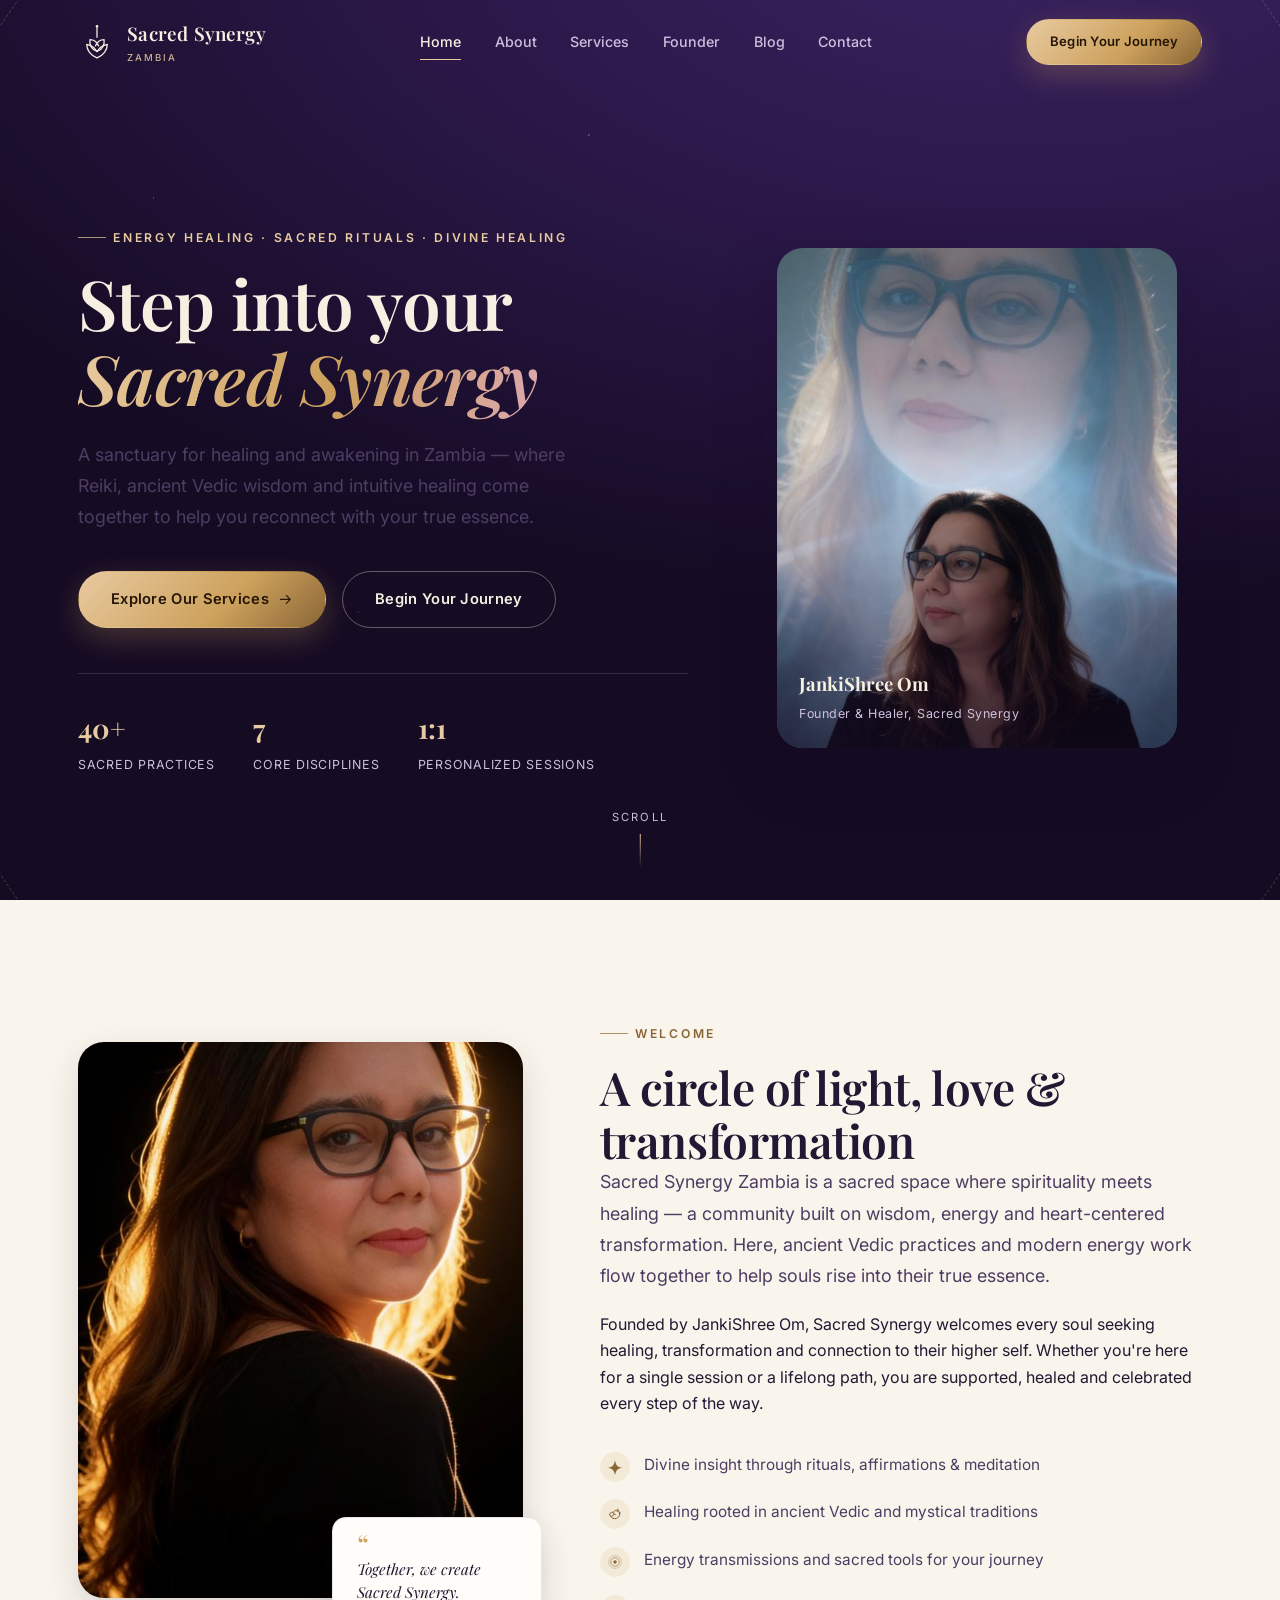
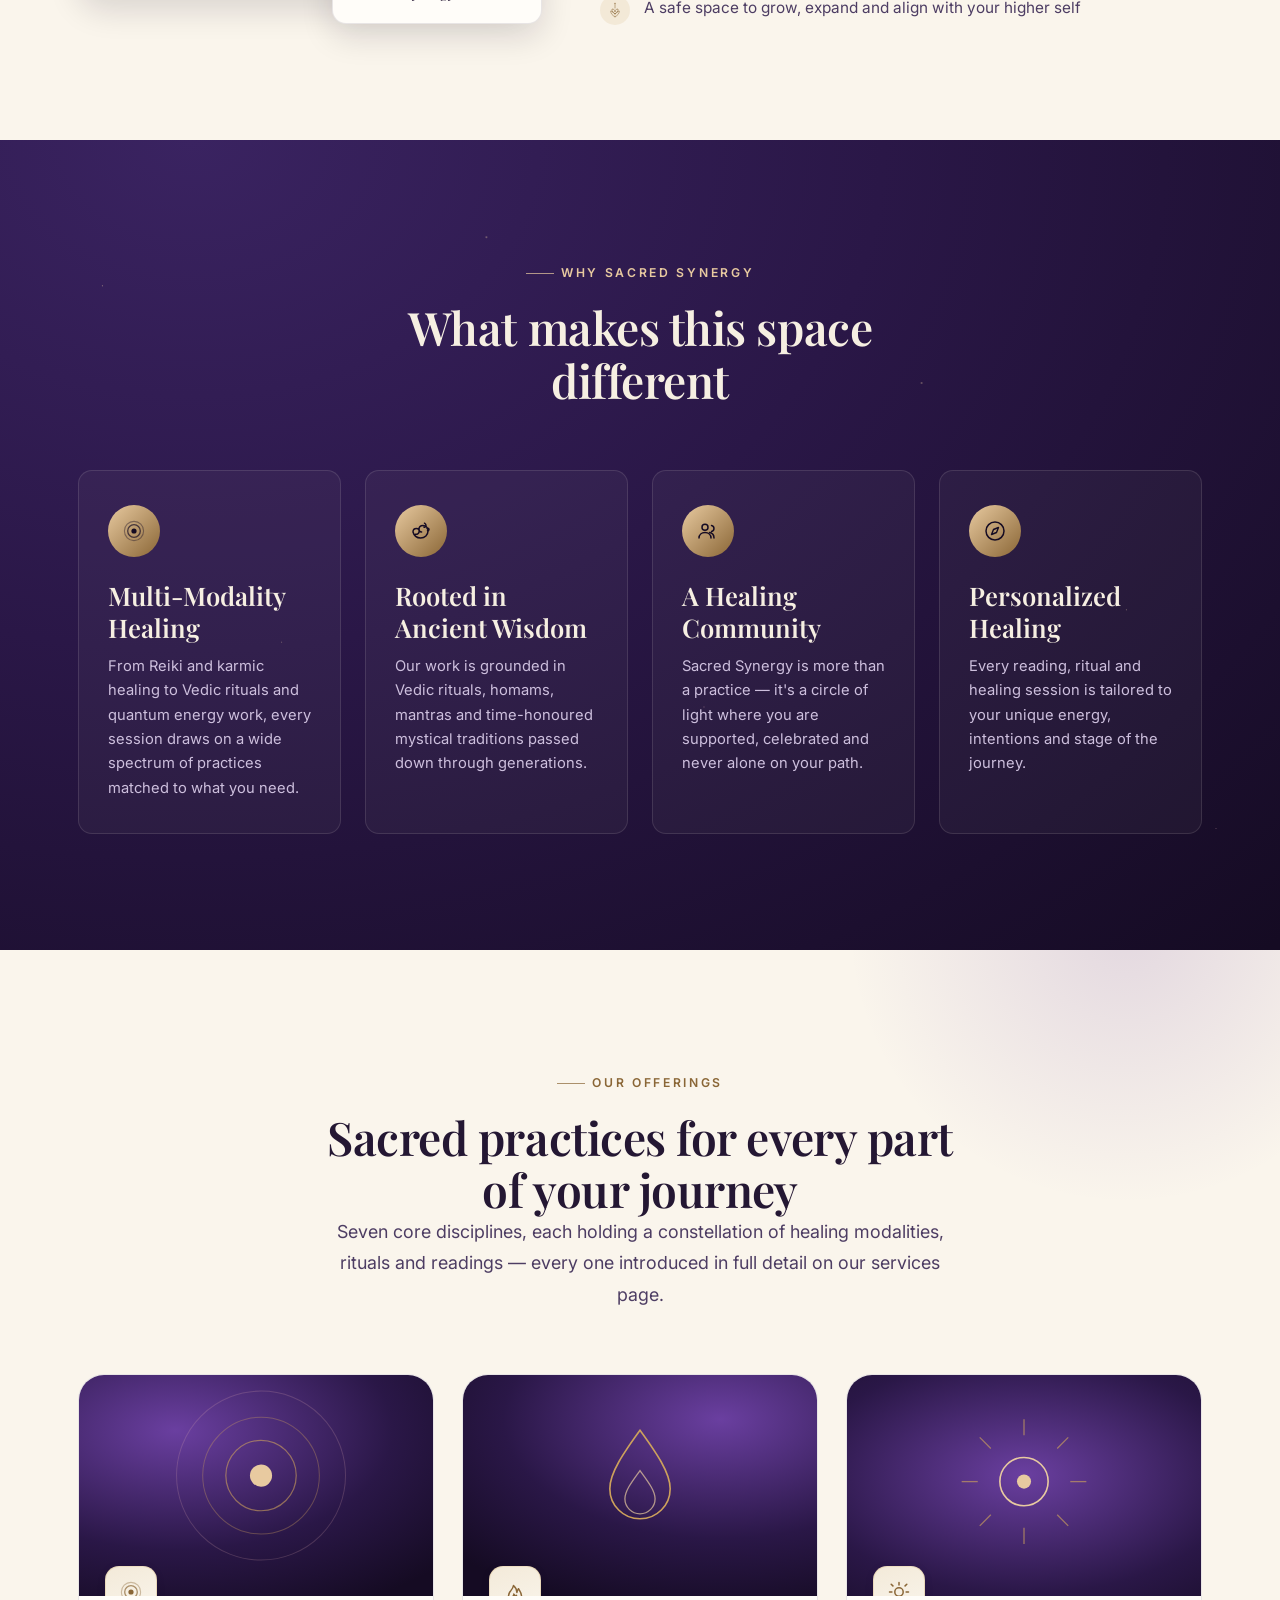
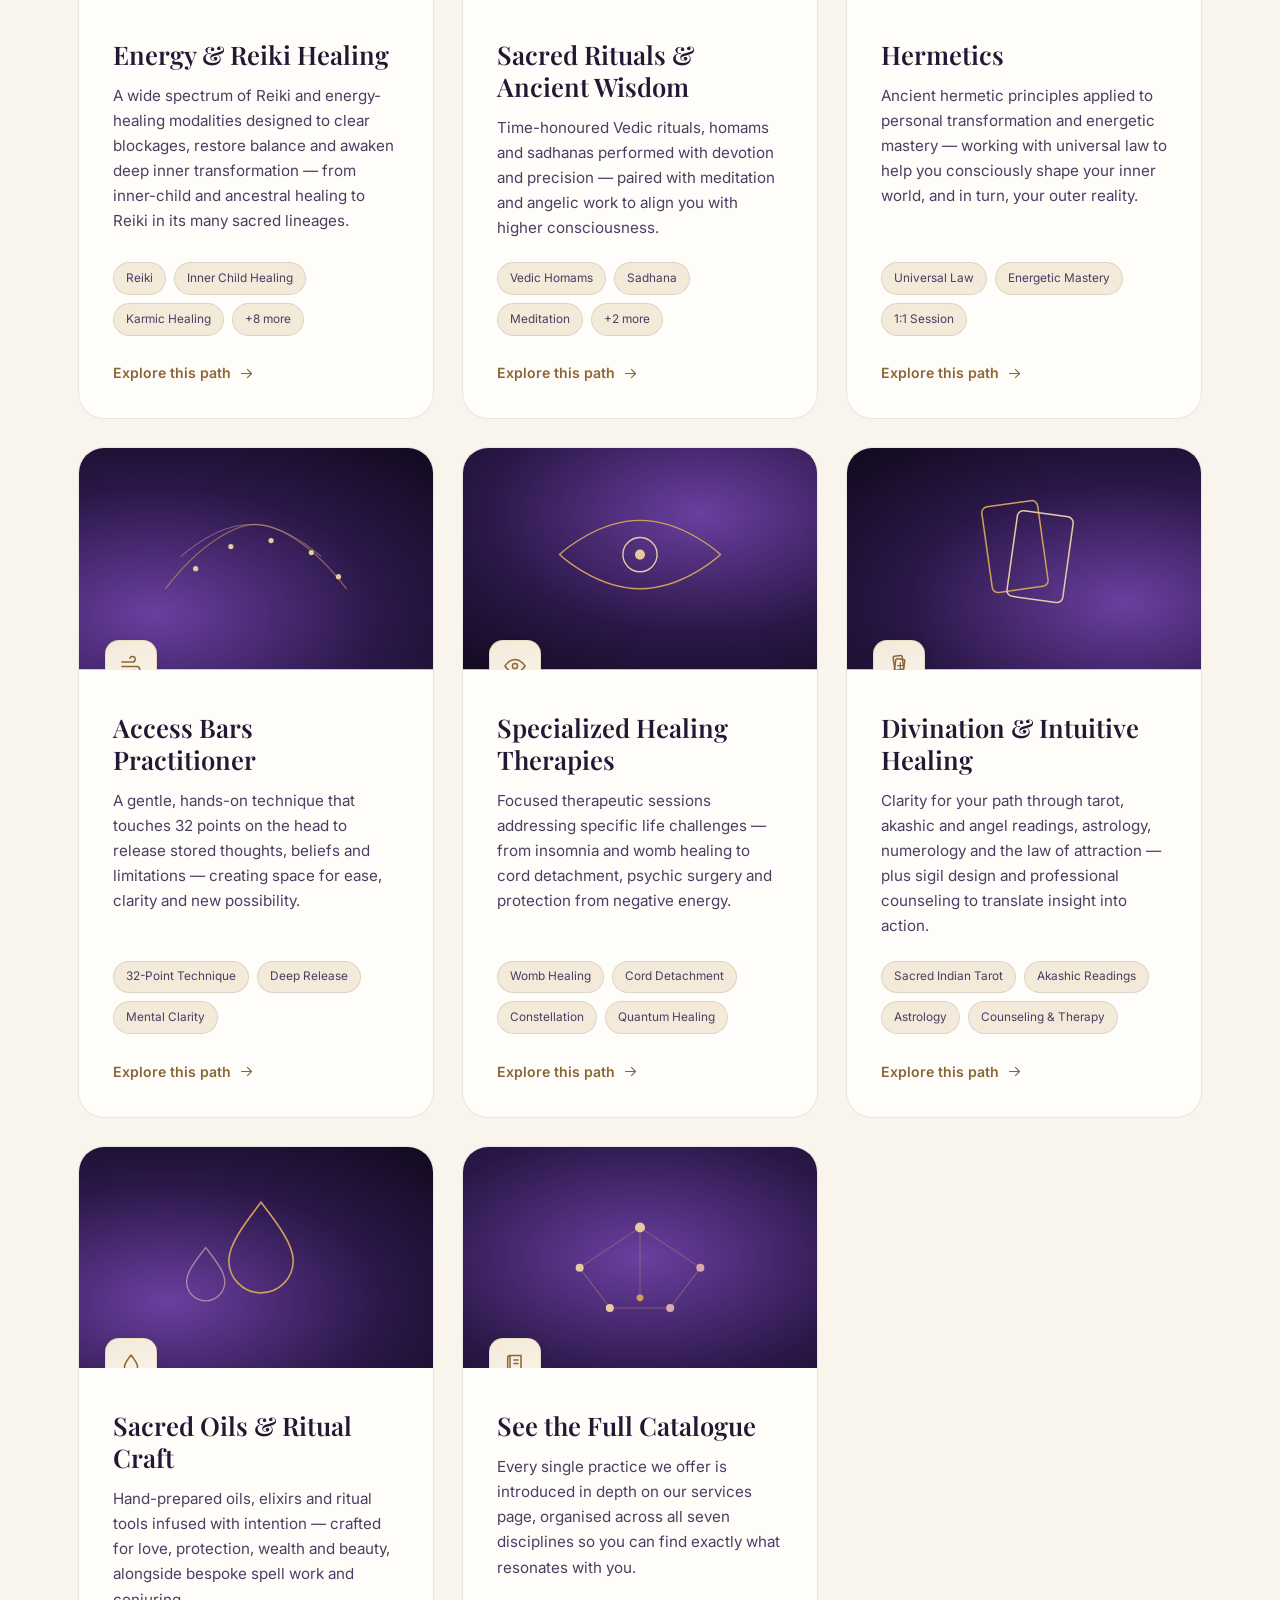
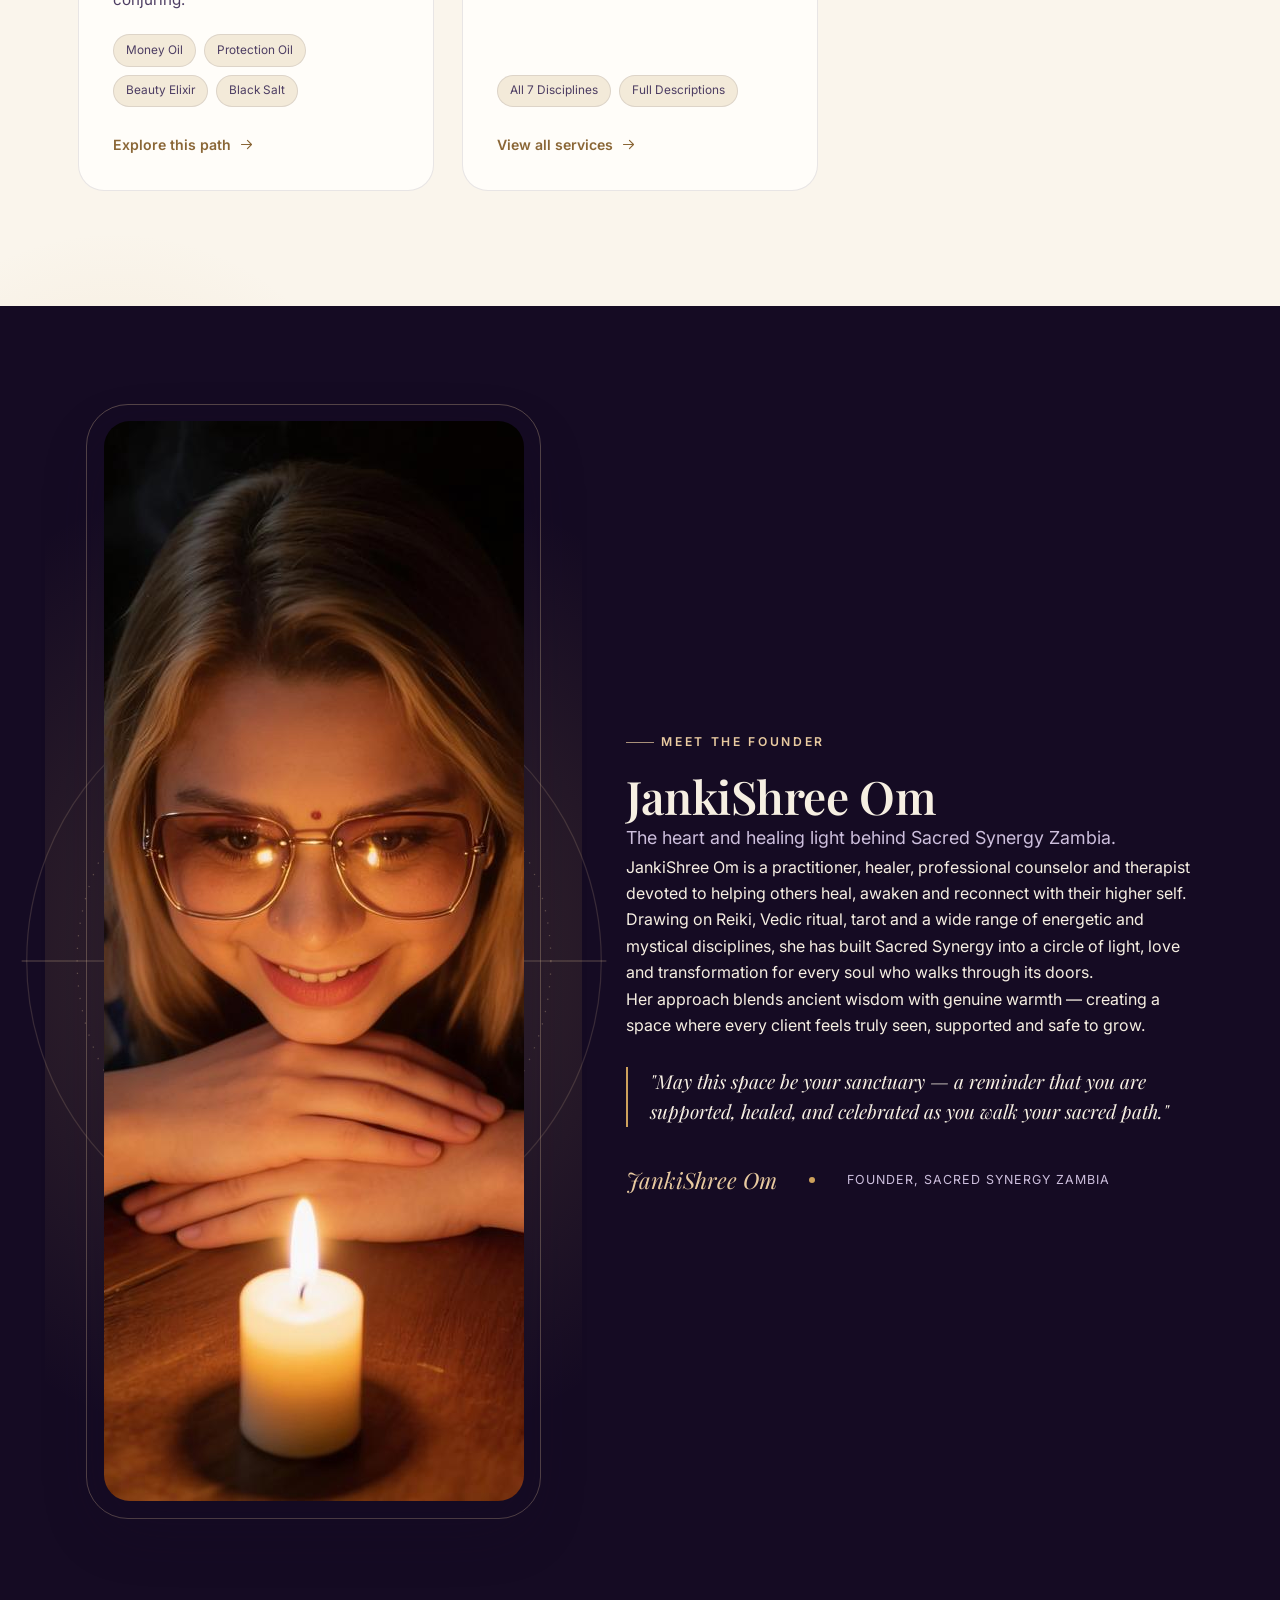
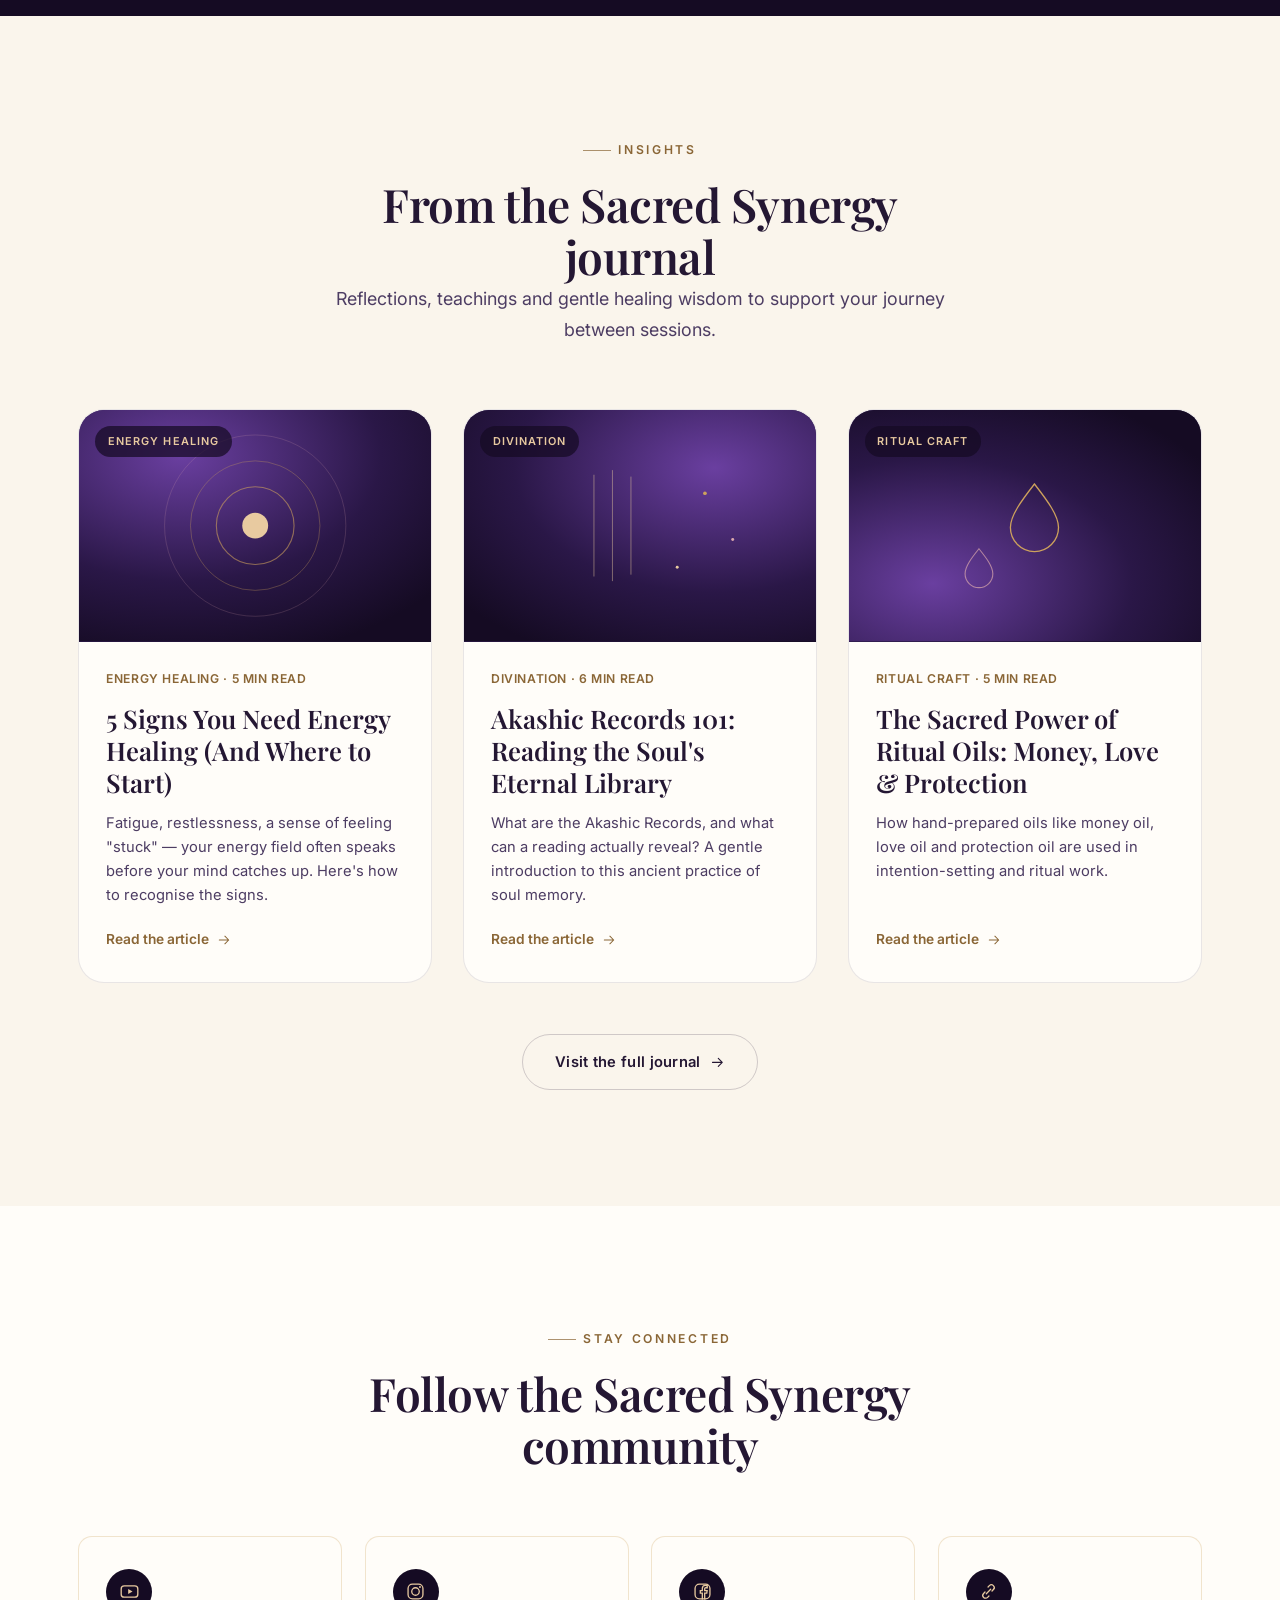
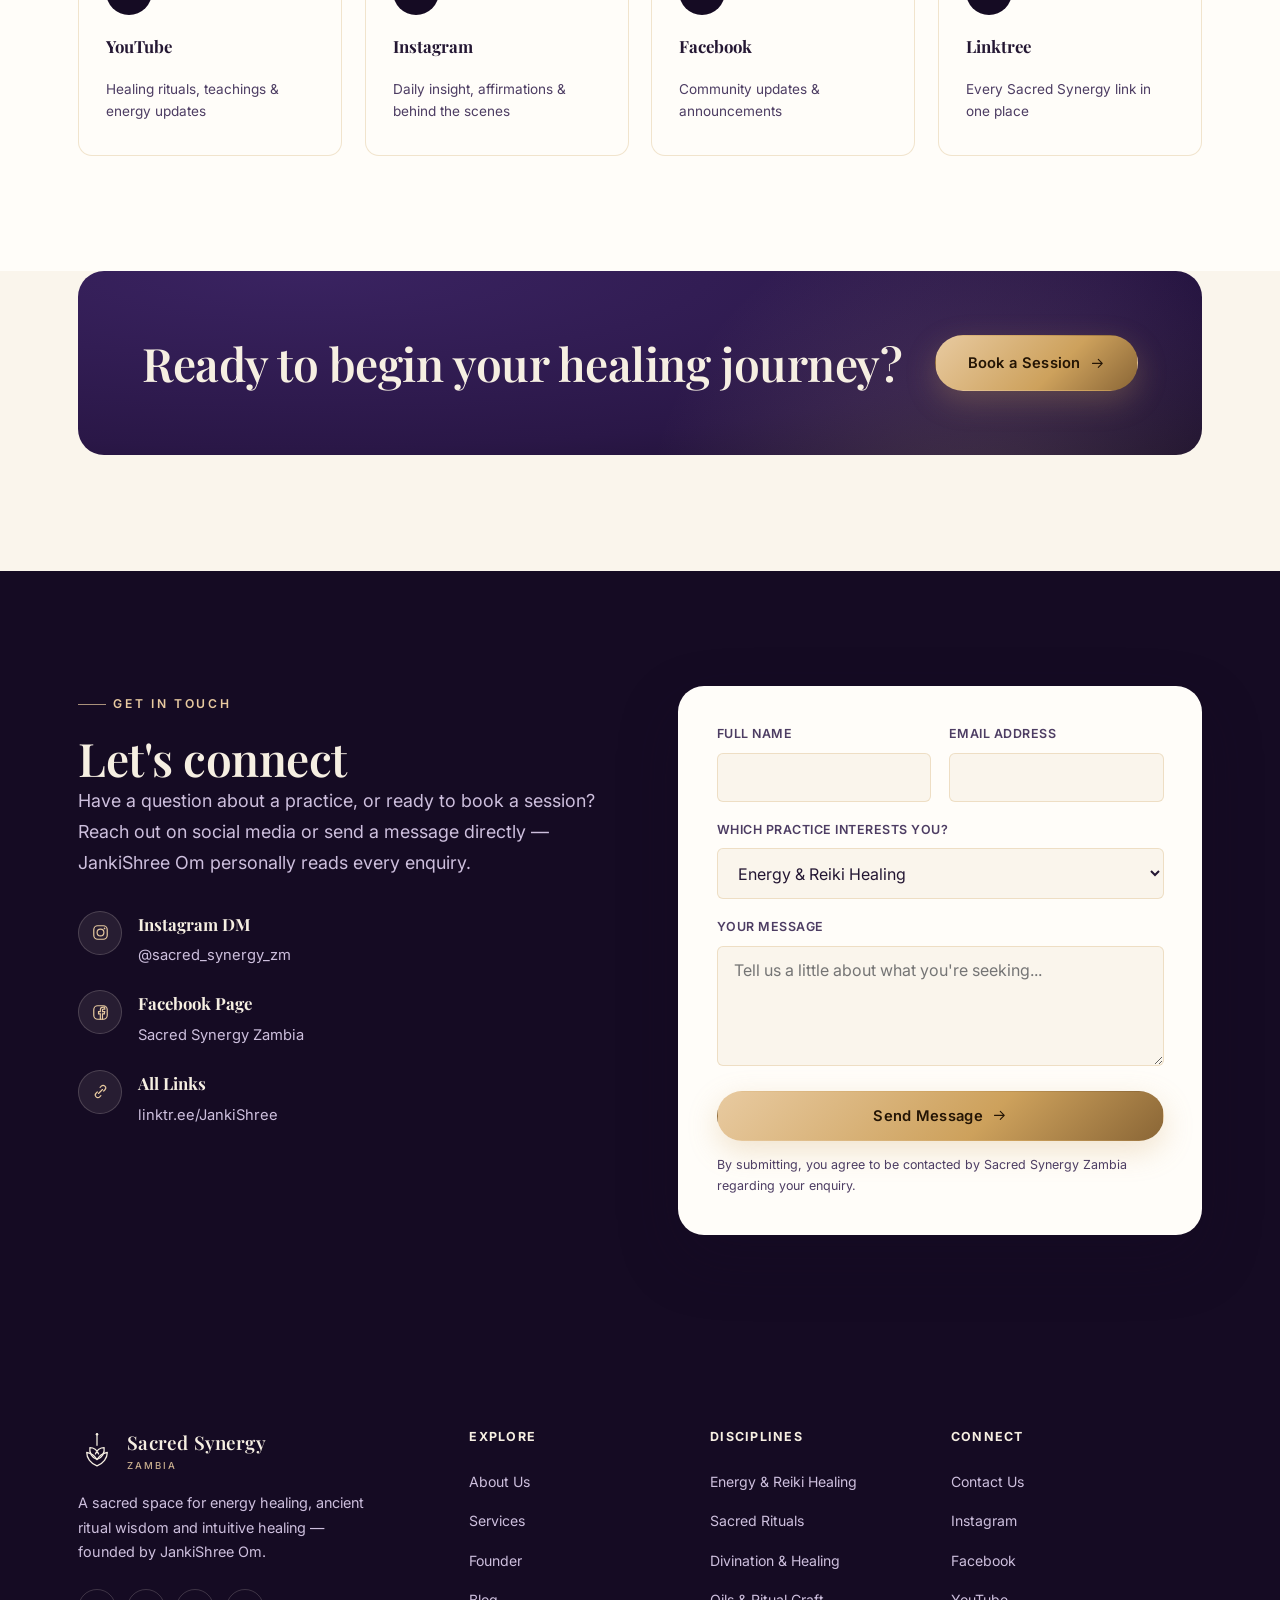
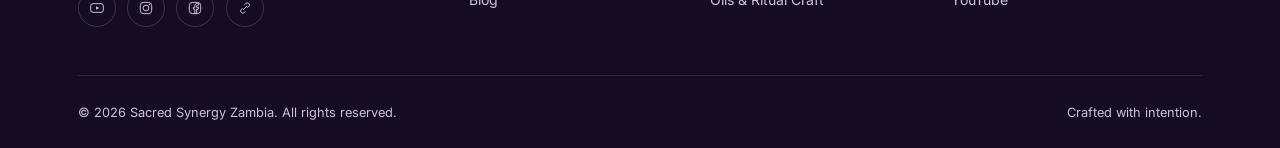
<file: index.html>
<!doctype html>
<html lang="en">
<head>
<meta charset="UTF-8">
<meta name="viewport" content="width=device-width, initial-scale=1">
<title>Sacred Synergy Zambia | Reiki, Energy Healing & Sacred Rituals</title>
<meta name="description" content="Sacred Synergy Zambia is a sanctuary for Reiki, energy healing, Vedic rituals, tarot and akashic healing — founded by JankiShree Om to help you heal, awaken and align with your higher self.">
<link rel="canonical" href="https://sacred-synergy-zambia.netlify.app/">

<meta property="og:type" content="website">
<meta property="og:title" content="Sacred Synergy Zambia | Reiki, Energy Healing & Sacred Rituals">
<meta property="og:description" content="A sanctuary for Reiki, energy healing, Vedic rituals, tarot and akashic healing — founded by JankiShree Om.">
<meta property="og:image" content="assets/img/founder-ethereal.jpg">
<meta name="twitter:card" content="summary_large_image">

<link rel="icon" href="favicon.svg" type="image/svg+xml">
<link rel="preconnect" href="https://fonts.googleapis.com">
<link rel="preconnect" href="https://fonts.gstatic.com" crossorigin>
<link href="https://fonts.googleapis.com/css2?family=Playfair+Display:ital,wght@0,500;0,600;0,700;1,500&family=Inter:wght@400;500;600;700&display=swap" rel="stylesheet">
<link rel="stylesheet" href="css/style.css">
<noscript><style>.reveal{opacity:1!important;transform:none!important;}</style></noscript>
</head>
<body>
<a class="skip-link" href="#main">Skip to content</a>

<header class="site-header" id="site-header">
  <div class="container header-inner">
    <a href="index.html#top" class="brand">
      <span class="mark"><svg aria-hidden="true"><use href="assets/icons.svg#i-lotus"></use></svg></span>
      <span>Sacred Synergy<small>Zambia</small></span>
    </a>
    <nav class="main-nav" id="main-nav" aria-label="Primary">
      <a href="index.html#top">Home</a>
      <a href="index.html#about">About</a>
      <a href="services.html">Services</a>
      <a href="index.html#founder">Founder</a>
      <a href="blog.html">Blog</a>
      <a href="index.html#contact">Contact</a>
    </nav>
    <div class="header-cta">
      <a href="index.html#contact" class="btn btn-primary btn-sm">Begin Your Journey</a>
      <button class="nav-toggle" id="nav-toggle" aria-label="Toggle menu" aria-expanded="false" aria-controls="main-nav">
        <span></span><span></span><span></span>
      </button>
    </div>
  </div>
</header>
<div class="nav-scrim" id="nav-scrim" aria-hidden="true"></div>

<main id="main">

  <!-- ============ HERO ============ -->
  <section class="hero" id="top">
    <div class="hero-glow-ring" aria-hidden="true"></div>
    <div class="container hero-grid">
      <div class="hero-copy">
        <p class="eyebrow">Energy Healing · Sacred Rituals · Divine Healing</p>
        <h1>Step into your <em>Sacred Synergy</em></h1>
        <p class="lede">A sanctuary for healing and awakening in Zambia — where Reiki, ancient Vedic wisdom and intuitive healing come together to help you reconnect with your true essence.</p>
        <div class="hero-actions">
          <a href="services.html" class="btn btn-primary">Explore Our Services
            <svg aria-hidden="true"><use href="assets/icons.svg#i-arrow-right"></use></svg>
          </a>
          <a href="index.html#contact" class="btn btn-outline">Begin Your Journey</a>
        </div>
        <div class="hero-stats">
          <div class="stat"><b>40+</b><span>Sacred Practices</span></div>
          <div class="stat"><b>7</b><span>Core Disciplines</span></div>
          <div class="stat"><b>1:1</b><span>Personalized Sessions</span></div>
        </div>
      </div>
      <div class="hero-visual">
        <div class="hero-frame hero-frame-ethereal">
          <img src="assets/img/founder-ethereal.jpg" width="607" height="1080" alt="JankiShree Om, founder of Sacred Synergy Zambia, in an ethereal double-exposure portrait" fetchpriority="high">
          <div class="hero-frame-tag">
            <strong>JankiShree Om</strong>
            <span>Founder &amp; Healer, Sacred Synergy</span>
          </div>
        </div>
      </div>
    </div>
    <a href="#about" class="scroll-cue" aria-label="Scroll to content">
      <span>Scroll</span>
      <span class="line"></span>
    </a>
  </section>

  <!-- ============ ABOUT ============ -->
  <section class="section section-cream" id="about">
    <div class="container about-grid">
      <div class="about-visual reveal">
        <div class="about-frame">
          <img src="assets/img/founder-hero.jpg" width="607" height="1080" alt="JankiShree Om, founder of Sacred Synergy Zambia" loading="lazy">
        </div>
        <div class="about-badge">
          <span class="quote-mark">&ldquo;</span>
          <p>Together, we create Sacred Synergy.</p>
        </div>
      </div>
      <div class="about-copy reveal reveal-delay-1">
        <p class="eyebrow">Welcome</p>
        <h2>A circle of light, love &amp; transformation</h2>
        <p class="lede">Sacred Synergy Zambia is a sacred space where spirituality meets healing — a community built on wisdom, energy and heart-centered transformation. Here, ancient Vedic practices and modern energy work flow together to help souls rise into their true essence.</p>
        <p>Founded by JankiShree Om, Sacred Synergy welcomes every soul seeking healing, transformation and connection to their higher self. Whether you're here for a single session or a lifelong path, you are supported, healed and celebrated every step of the way.</p>
        <ul class="about-list">
          <li><span class="ico"><svg aria-hidden="true"><use href="assets/icons.svg#i-sparkle"></use></svg></span>Divine insight through rituals, affirmations &amp; meditation</li>
          <li><span class="ico"><svg aria-hidden="true"><use href="assets/icons.svg#i-om"></use></svg></span>Healing rooted in ancient Vedic and mystical traditions</li>
          <li><span class="ico"><svg aria-hidden="true"><use href="assets/icons.svg#i-aura"></use></svg></span>Energy transmissions and sacred tools for your journey</li>
          <li><span class="ico"><svg aria-hidden="true"><use href="assets/icons.svg#i-lotus"></use></svg></span>A safe space to grow, expand and align with your higher self</li>
        </ul>
      </div>
    </div>
  </section>

  <!-- ============ WHY CHOOSE US ============ -->
  <section class="section section-plum">
    <div class="container">
      <div class="section-head center reveal">
        <p class="eyebrow">Why Sacred Synergy</p>
        <h2>What makes this space different</h2>
      </div>
      <div class="why-grid">
        <div class="why-card reveal">
          <span class="ico"><svg aria-hidden="true"><use href="assets/icons.svg#i-aura"></use></svg></span>
          <h3>Multi-Modality Healing</h3>
          <p>From Reiki and karmic healing to Vedic rituals and quantum energy work, every session draws on a wide spectrum of practices matched to what you need.</p>
        </div>
        <div class="why-card reveal reveal-delay-1">
          <span class="ico"><svg aria-hidden="true"><use href="assets/icons.svg#i-om"></use></svg></span>
          <h3>Rooted in Ancient Wisdom</h3>
          <p>Our work is grounded in Vedic rituals, homams, mantras and time-honoured mystical traditions passed down through generations.</p>
        </div>
        <div class="why-card reveal reveal-delay-2">
          <span class="ico"><svg aria-hidden="true"><use href="assets/icons.svg#i-users"></use></svg></span>
          <h3>A Healing Community</h3>
          <p>Sacred Synergy is more than a practice — it's a circle of light where you are supported, celebrated and never alone on your path.</p>
        </div>
        <div class="why-card reveal reveal-delay-3">
          <span class="ico"><svg aria-hidden="true"><use href="assets/icons.svg#i-compass"></use></svg></span>
          <h3>Personalized Healing</h3>
          <p>Every reading, ritual and healing session is tailored to your unique energy, intentions and stage of the journey.</p>
        </div>
      </div>
    </div>
  </section>

  <!-- ============ SERVICES OVERVIEW ============ -->
  <section class="section section-cream" id="services">
    <div class="container">
      <div class="section-head center reveal">
        <p class="eyebrow">Our Offerings</p>
        <h2>Sacred practices for every part of your journey</h2>
        <p class="lede text-center">Seven core disciplines, each holding a constellation of healing modalities, rituals and readings — every one introduced in full detail on our services page.</p>
      </div>

      <div class="services-grid">
        <article class="service-card reveal">
          <div class="service-card-thumb">
            <svg viewBox="0 0 400 220" preserveAspectRatio="xMidYMid slice" role="img" aria-label="Illustration of concentric energy rings representing Reiki">
              <defs><radialGradient id="gs1" cx="30%" cy="25%" r="90%"><stop offset="0%" stop-color="#6a3fa0"/><stop offset="60%" stop-color="#2a1747"/><stop offset="100%" stop-color="#150b23"/></radialGradient></defs>
              <rect width="400" height="220" fill="url(#gs1)"/>
              <circle cx="205" cy="100" r="11" fill="#e8caa0"/>
              <circle cx="205" cy="100" r="35" fill="none" stroke="#cda15c" stroke-width="1.2" opacity=".6"/>
              <circle cx="205" cy="100" r="58" fill="none" stroke="#cda15c" stroke-width="1" opacity=".35"/>
              <circle cx="205" cy="100" r="84" fill="none" stroke="#dba8ad" stroke-width="1" opacity=".22"/>
            </svg>
            <span class="ico-badge"><svg aria-hidden="true"><use href="assets/icons.svg#i-aura"></use></svg></span>
          </div>
          <div class="service-card-body">
          <h3>Energy &amp; Reiki Healing</h3>
          <p>A wide spectrum of Reiki and energy-healing modalities designed to clear blockages, restore balance and awaken deep inner transformation — from inner-child and ancestral healing to Reiki in its many sacred lineages.</p>
          <div class="tags"><span>Reiki</span><span>Inner Child Healing</span><span>Karmic Healing</span><span>+8 more</span></div>
          <a href="services.html#energy-healing" class="card-link">Explore this path <svg aria-hidden="true"><use href="assets/icons.svg#i-arrow-right"></use></svg></a>
          </div>
        </article>

        <article class="service-card reveal reveal-delay-1">
          <div class="service-card-thumb">
            <svg viewBox="0 0 400 220" preserveAspectRatio="xMidYMid slice" role="img" aria-label="Illustration of a sacred flame representing Vedic ritual">
              <defs><radialGradient id="gs2" cx="70%" cy="20%" r="90%"><stop offset="0%" stop-color="#6a3fa0"/><stop offset="60%" stop-color="#2a1747"/><stop offset="100%" stop-color="#150b23"/></radialGradient></defs>
              <rect width="400" height="220" fill="url(#gs2)"/>
              <path d="M200 55c16 22 30 42 30 58a30 30 0 1 1-60 0c0-16 14-36 30-58Z" fill="none" stroke="#cda15c" stroke-width="1.6"/>
              <path d="M200 95c8 11 15 20 15 28a15 15 0 1 1-30 0c0-8 7-17 15-28Z" fill="none" stroke="#e8caa0" stroke-width="1.3" opacity=".7"/>
            </svg>
            <span class="ico-badge"><svg aria-hidden="true"><use href="assets/icons.svg#i-flame"></use></svg></span>
          </div>
          <div class="service-card-body">
          <h3>Sacred Rituals &amp; Ancient Wisdom</h3>
          <p>Time-honoured Vedic rituals, homams and sadhanas performed with devotion and precision — paired with meditation and angelic work to align you with higher consciousness.</p>
          <div class="tags"><span>Vedic Homams</span><span>Sadhana</span><span>Meditation</span><span>+2 more</span></div>
          <a href="services.html#sacred-rituals" class="card-link">Explore this path <svg aria-hidden="true"><use href="assets/icons.svg#i-arrow-right"></use></svg></a>
          </div>
        </article>

        <article class="service-card reveal reveal-delay-2">
          <div class="service-card-thumb">
            <svg viewBox="0 0 400 220" preserveAspectRatio="xMidYMid slice" role="img" aria-label="Illustration of a radiating sun representing Hermetics">
              <defs><radialGradient id="gs3" cx="50%" cy="45%" r="90%"><stop offset="0%" stop-color="#6a3fa0"/><stop offset="60%" stop-color="#2a1747"/><stop offset="100%" stop-color="#150b23"/></radialGradient></defs>
              <rect width="400" height="220" fill="url(#gs3)"/>
              <circle cx="200" cy="106" r="24" fill="none" stroke="#e8caa0" stroke-width="1.6"/>
              <circle cx="200" cy="106" r="7" fill="#e8caa0"/>
              <g stroke="#cda15c" stroke-width="1.3" opacity=".65">
                <line x1="200" y1="60" x2="200" y2="44"/>
                <line x1="200" y1="152" x2="200" y2="168"/>
                <line x1="154" y1="106" x2="138" y2="106"/>
                <line x1="246" y1="106" x2="262" y2="106"/>
                <line x1="167" y1="73" x2="156" y2="62"/>
                <line x1="233" y1="73" x2="244" y2="62"/>
                <line x1="167" y1="139" x2="156" y2="150"/>
                <line x1="233" y1="139" x2="244" y2="150"/>
              </g>
            </svg>
            <span class="ico-badge"><svg aria-hidden="true"><use href="assets/icons.svg#i-sun"></use></svg></span>
          </div>
          <div class="service-card-body">
          <h3>Hermetics</h3>
          <p>Ancient hermetic principles applied to personal transformation and energetic mastery — working with universal law to help you consciously shape your inner world, and in turn, your outer reality.</p>
          <div class="tags"><span>Universal Law</span><span>Energetic Mastery</span><span>1:1 Session</span></div>
          <a href="services.html#hermetics" class="card-link">Explore this path <svg aria-hidden="true"><use href="assets/icons.svg#i-arrow-right"></use></svg></a>
          </div>
        </article>

        <article class="service-card reveal">
          <div class="service-card-thumb">
            <svg viewBox="0 0 400 220" preserveAspectRatio="xMidYMid slice" role="img" aria-label="Illustration of flowing lines and points representing Access Bars">
              <defs><radialGradient id="gs4" cx="25%" cy="75%" r="95%"><stop offset="0%" stop-color="#6a3fa0"/><stop offset="60%" stop-color="#2a1747"/><stop offset="100%" stop-color="#150b23"/></radialGradient></defs>
              <rect width="400" height="220" fill="url(#gs4)"/>
              <path d="M110 140c35-46 70-64 90-64s55 18 90 64" fill="none" stroke="#cda15c" stroke-width="1.3" opacity=".55"/>
              <path d="M125 108c28-24 52-32 70-32s42 8 70 32" fill="none" stroke="#dba8ad" stroke-width="1.1" opacity=".45"/>
              <circle cx="140" cy="120" r="2.6" fill="#e8caa0"/>
              <circle cx="175" cy="98" r="2.6" fill="#e8caa0"/>
              <circle cx="215" cy="92" r="2.6" fill="#e8caa0"/>
              <circle cx="255" cy="104" r="2.6" fill="#e8caa0"/>
              <circle cx="282" cy="128" r="2.6" fill="#e8caa0"/>
            </svg>
            <span class="ico-badge"><svg aria-hidden="true"><use href="assets/icons.svg#i-wind"></use></svg></span>
          </div>
          <div class="service-card-body">
          <h3>Access Bars Practitioner</h3>
          <p>A gentle, hands-on technique that touches 32 points on the head to release stored thoughts, beliefs and limitations — creating space for ease, clarity and new possibility.</p>
          <div class="tags"><span>32-Point Technique</span><span>Deep Release</span><span>Mental Clarity</span></div>
          <a href="services.html#access-bars" class="card-link">Explore this path <svg aria-hidden="true"><use href="assets/icons.svg#i-arrow-right"></use></svg></a>
          </div>
        </article>

        <article class="service-card reveal reveal-delay-1">
          <div class="service-card-thumb">
            <svg viewBox="0 0 400 220" preserveAspectRatio="xMidYMid slice" role="img" aria-label="Illustration of a third eye representing specialized healing therapies">
              <defs><radialGradient id="gs5" cx="65%" cy="30%" r="90%"><stop offset="0%" stop-color="#6a3fa0"/><stop offset="60%" stop-color="#2a1747"/><stop offset="100%" stop-color="#150b23"/></radialGradient></defs>
              <rect width="400" height="220" fill="url(#gs5)"/>
              <path d="M120 106s36-34 80-34 80 34 80 34-36 34-80 34-80-34-80-34Z" fill="none" stroke="#cda15c" stroke-width="1.4"/>
              <circle cx="200" cy="106" r="17" fill="none" stroke="#e8caa0" stroke-width="1.4"/>
              <circle cx="200" cy="106" r="5" fill="#e8caa0"/>
            </svg>
            <span class="ico-badge"><svg aria-hidden="true"><use href="assets/icons.svg#i-eye"></use></svg></span>
          </div>
          <div class="service-card-body">
          <h3>Specialized Healing Therapies</h3>
          <p>Focused therapeutic sessions addressing specific life challenges — from insomnia and womb healing to cord detachment, psychic surgery and protection from negative energy.</p>
          <div class="tags"><span>Womb Healing</span><span>Cord Detachment</span><span>Constellation</span><span>Quantum Healing</span></div>
          <a href="services.html#specialized-healing" class="card-link">Explore this path <svg aria-hidden="true"><use href="assets/icons.svg#i-arrow-right"></use></svg></a>
          </div>
        </article>

        <article class="service-card reveal reveal-delay-2">
          <div class="service-card-thumb">
            <svg viewBox="0 0 400 220" preserveAspectRatio="xMidYMid slice" role="img" aria-label="Illustration of two overlapping tarot cards representing divination">
              <defs><radialGradient id="gs6" cx="75%" cy="70%" r="90%"><stop offset="0%" stop-color="#6a3fa0"/><stop offset="60%" stop-color="#2a1747"/><stop offset="100%" stop-color="#150b23"/></radialGradient></defs>
              <rect width="400" height="220" fill="url(#gs6)"/>
              <rect x="163" y="55" width="56" height="86" rx="6" fill="none" stroke="#cda15c" stroke-width="1.5" transform="rotate(-8 191 98)"/>
              <rect x="188" y="65" width="56" height="86" rx="6" fill="none" stroke="#e8caa0" stroke-width="1.5" transform="rotate(8 216 108)"/>
            </svg>
            <span class="ico-badge"><svg aria-hidden="true"><use href="assets/icons.svg#i-tarot"></use></svg></span>
          </div>
          <div class="service-card-body">
          <h3>Divination &amp; Intuitive Healing</h3>
          <p>Clarity for your path through tarot, akashic and angel readings, astrology, numerology and the law of attraction — plus sigil design and professional counseling to translate insight into action.</p>
          <div class="tags"><span>Sacred Indian Tarot</span><span>Akashic Readings</span><span>Astrology</span><span>Counseling &amp; Therapy</span></div>
          <a href="services.html#divination" class="card-link">Explore this path <svg aria-hidden="true"><use href="assets/icons.svg#i-arrow-right"></use></svg></a>
          </div>
        </article>

        <article class="service-card reveal">
          <div class="service-card-thumb">
            <svg viewBox="0 0 400 220" preserveAspectRatio="xMidYMid slice" role="img" aria-label="Illustration of ritual oil droplets">
              <defs><radialGradient id="gs7" cx="28%" cy="70%" r="90%"><stop offset="0%" stop-color="#6a3fa0"/><stop offset="60%" stop-color="#2a1747"/><stop offset="100%" stop-color="#150b23"/></radialGradient></defs>
              <rect width="400" height="220" fill="url(#gs7)"/>
              <path d="M205 55c17 22 32 42 32 58a32 32 0 1 1-64 0c0-16 15-36 32-58Z" fill="none" stroke="#cda15c" stroke-width="1.6"/>
              <path d="M150 100c10 13 19 24 19 34a19 19 0 1 1-38 0c0-10 9-21 19-34Z" fill="none" stroke="#dba8ad" stroke-width="1.3" opacity=".7"/>
            </svg>
            <span class="ico-badge"><svg aria-hidden="true"><use href="assets/icons.svg#i-droplet"></use></svg></span>
          </div>
          <div class="service-card-body">
          <h3>Sacred Oils &amp; Ritual Craft</h3>
          <p>Hand-prepared oils, elixirs and ritual tools infused with intention — crafted for love, protection, wealth and beauty, alongside bespoke spell work and conjuring.</p>
          <div class="tags"><span>Money Oil</span><span>Protection Oil</span><span>Beauty Elixir</span><span>Black Salt</span></div>
          <a href="services.html#sacred-tools" class="card-link">Explore this path <svg aria-hidden="true"><use href="assets/icons.svg#i-arrow-right"></use></svg></a>
          </div>
        </article>

        <article class="service-card reveal reveal-delay-1">
          <div class="service-card-thumb">
            <svg viewBox="0 0 400 220" preserveAspectRatio="xMidYMid slice" role="img" aria-label="Illustration of a scattered constellation representing the full catalogue">
              <defs><radialGradient id="gs8" cx="50%" cy="50%" r="95%"><stop offset="0%" stop-color="#6a3fa0"/><stop offset="60%" stop-color="#2a1747"/><stop offset="100%" stop-color="#150b23"/></radialGradient></defs>
              <rect width="400" height="220" fill="url(#gs8)"/>
              <g stroke="#cda15c" stroke-width="1" opacity=".4">
                <line x1="140" y1="120" x2="200" y2="80"/>
                <line x1="200" y1="80" x2="260" y2="120"/>
                <line x1="260" y1="120" x2="230" y2="160"/>
                <line x1="230" y1="160" x2="170" y2="160"/>
                <line x1="170" y1="160" x2="140" y2="120"/>
                <line x1="200" y1="80" x2="200" y2="150"/>
              </g>
              <circle cx="140" cy="120" r="4" fill="#e8caa0"/>
              <circle cx="200" cy="80" r="5" fill="#e8caa0"/>
              <circle cx="260" cy="120" r="4" fill="#dba8ad"/>
              <circle cx="230" cy="160" r="4" fill="#dba8ad"/>
              <circle cx="170" cy="160" r="4" fill="#e8caa0"/>
              <circle cx="200" cy="150" r="3.4" fill="#cda15c"/>
            </svg>
            <span class="ico-badge"><svg aria-hidden="true"><use href="assets/icons.svg#i-scroll"></use></svg></span>
          </div>
          <div class="service-card-body">
          <h3>See the Full Catalogue</h3>
          <p>Every single practice we offer is introduced in depth on our services page, organised across all seven disciplines so you can find exactly what resonates with you.</p>
          <div class="tags"><span>All 7 Disciplines</span><span>Full Descriptions</span></div>
          <a href="services.html" class="card-link">View all services <svg aria-hidden="true"><use href="assets/icons.svg#i-arrow-right"></use></svg></a>
          </div>
        </article>
      </div>
    </div>
  </section>

  <!-- ============ FOUNDER ============ -->
  <section class="section section-dark" id="founder">
    <div class="container founder-grid">
      <div class="founder-visual reveal">
        <div class="founder-photo-frame">
          <svg class="founder-mandala" viewBox="0 0 500 500" aria-hidden="true">
            <circle cx="250" cy="250" r="228" fill="none" stroke="currentColor" stroke-width="1" opacity="0.16"/>
            <circle cx="250" cy="250" r="188" fill="none" stroke="currentColor" stroke-width="1" stroke-dasharray="1 9" opacity="0.3"/>
            <circle cx="250" cy="250" r="148" fill="none" stroke="currentColor" stroke-width="1" opacity="0.14"/>
            <g stroke="currentColor" stroke-width="1" opacity="0.22">
              <line x1="250" y1="18" x2="250" y2="482"/>
              <line x1="18" y1="250" x2="482" y2="250"/>
              <line x1="86" y1="86" x2="414" y2="414"/>
              <line x1="414" y1="86" x2="86" y2="414"/>
            </g>
            <circle cx="250" cy="250" r="6" fill="currentColor" opacity="0.35"/>
          </svg>
          <span class="frame-ring" aria-hidden="true"></span>
          <img src="assets/img/founder-candlelight.jpg" width="497" height="1080" alt="JankiShree Om in a candlelit ritual setting" loading="lazy">
        </div>
      </div>
      <div class="founder-copy reveal reveal-delay-1">
        <p class="eyebrow">Meet the Founder</p>
        <h2>JankiShree Om</h2>
        <p class="lede">The heart and healing light behind Sacred Synergy Zambia.</p>
        <p>JankiShree Om is a practitioner, healer, professional counselor and therapist devoted to helping others heal, awaken and reconnect with their higher self. Drawing on Reiki, Vedic ritual, tarot and a wide range of energetic and mystical disciplines, she has built Sacred Synergy into a circle of light, love and transformation for every soul who walks through its doors.</p>
        <p>Her approach blends ancient wisdom with genuine warmth — creating a space where every client feels truly seen, supported and safe to grow.</p>
        <blockquote class="founder-quote">"May this space be your sanctuary — a reminder that you are supported, healed, and celebrated as you walk your sacred path."</blockquote>
        <div class="signature">
          <span class="name">JankiShree Om</span>
          <span class="divider-dot" aria-hidden="true"></span>
          <span class="role">Founder, Sacred Synergy Zambia</span>
        </div>
      </div>
    </div>
  </section>

  <!-- ============ BLOG PREVIEW ============ -->
  <section class="section section-cream" id="blog">
    <div class="container">
      <div class="section-head center reveal">
        <p class="eyebrow">Insights</p>
        <h2>From the Sacred Synergy journal</h2>
        <p class="lede text-center">Reflections, teachings and gentle healing wisdom to support your journey between sessions.</p>
      </div>

      <div class="blog-grid">

        <article class="blog-card reveal">
          <a href="blog/energy-healing-signs.html" class="blog-thumb" aria-hidden="true">
            <span class="cat">Energy Healing</span>
            <svg viewBox="0 0 400 250" preserveAspectRatio="xMidYMid slice" role="img" aria-label="Illustration representing energy healing">
              <defs><radialGradient id="g1" cx="30%" cy="20%" r="90%"><stop offset="0%" stop-color="#6a3fa0"/><stop offset="60%" stop-color="#2a1747"/><stop offset="100%" stop-color="#150b23"/></radialGradient></defs>
              <rect width="400" height="250" fill="url(#g1)"/>
              <circle cx="200" cy="125" r="14" fill="#e8caa0"/>
              <circle cx="200" cy="125" r="42" fill="none" stroke="#cda15c" stroke-width="1.2" opacity=".6"/>
              <circle cx="200" cy="125" r="70" fill="none" stroke="#cda15c" stroke-width="1" opacity=".35"/>
              <circle cx="200" cy="125" r="98" fill="none" stroke="#dba8ad" stroke-width="1" opacity=".2"/>
            </svg>
          </a>
          <div class="blog-body">
            <span class="blog-meta">Energy Healing · 5 min read</span>
            <h3><a href="blog/energy-healing-signs.html">5 Signs You Need Energy Healing (And Where to Start)</a></h3>
            <p>Fatigue, restlessness, a sense of feeling "stuck" — your energy field often speaks before your mind catches up. Here's how to recognise the signs.</p>
            <a href="blog/energy-healing-signs.html" class="card-link">Read the article <svg aria-hidden="true"><use href="assets/icons.svg#i-arrow-right"></use></svg></a>
          </div>
        </article>

        <article class="blog-card reveal reveal-delay-1">
          <a href="blog/akashic-records-101.html" class="blog-thumb" aria-hidden="true">
            <span class="cat">Divination</span>
            <svg viewBox="0 0 400 250" preserveAspectRatio="xMidYMid slice" role="img" aria-label="Illustration representing the akashic records">
              <defs><radialGradient id="g2" cx="70%" cy="25%" r="90%"><stop offset="0%" stop-color="#6a3fa0"/><stop offset="60%" stop-color="#2a1747"/><stop offset="100%" stop-color="#150b23"/></radialGradient></defs>
              <rect width="400" height="250" fill="url(#g2)"/>
              <g fill="none" stroke="#e8caa0" stroke-width="1">
                <path d="M150 70 v110 M170 65 v120 M190 72 v106" opacity=".5"/>
              </g>
              <circle cx="270" cy="90" r="2" fill="#cda15c"/>
              <circle cx="300" cy="140" r="1.6" fill="#dba8ad"/>
              <circle cx="240" cy="170" r="1.6" fill="#e8caa0"/>
            </svg>
          </a>
          <div class="blog-body">
            <span class="blog-meta">Divination · 6 min read</span>
            <h3><a href="blog/akashic-records-101.html">Akashic Records 101: Reading the Soul's Eternal Library</a></h3>
            <p>What are the Akashic Records, and what can a reading actually reveal? A gentle introduction to this ancient practice of soul memory.</p>
            <a href="blog/akashic-records-101.html" class="card-link">Read the article <svg aria-hidden="true"><use href="assets/icons.svg#i-arrow-right"></use></svg></a>
          </div>
        </article>

        <article class="blog-card reveal reveal-delay-2">
          <a href="blog/sacred-ritual-oils.html" class="blog-thumb" aria-hidden="true">
            <span class="cat">Ritual Craft</span>
            <svg viewBox="0 0 400 250" preserveAspectRatio="xMidYMid slice" role="img" aria-label="Illustration representing sacred ritual oils">
              <defs><radialGradient id="g3" cx="25%" cy="75%" r="90%"><stop offset="0%" stop-color="#6a3fa0"/><stop offset="60%" stop-color="#2a1747"/><stop offset="100%" stop-color="#150b23"/></radialGradient></defs>
              <rect width="400" height="250" fill="url(#g3)"/>
              <path d="M210 80c14 18 26 34 26 47a26 26 0 1 1-52 0c0-13 12-29 26-47Z" fill="none" stroke="#cda15c" stroke-width="1.4"/>
              <path d="M150 150c8 10 15 19 15 27a15 15 0 1 1-30 0c0-8 7-17 15-27Z" fill="none" stroke="#dba8ad" stroke-width="1.2" opacity=".7"/>
            </svg>
          </a>
          <div class="blog-body">
            <span class="blog-meta">Ritual Craft · 5 min read</span>
            <h3><a href="blog/sacred-ritual-oils.html">The Sacred Power of Ritual Oils: Money, Love &amp; Protection</a></h3>
            <p>How hand-prepared oils like money oil, love oil and protection oil are used in intention-setting and ritual work.</p>
            <a href="blog/sacred-ritual-oils.html" class="card-link">Read the article <svg aria-hidden="true"><use href="assets/icons.svg#i-arrow-right"></use></svg></a>
          </div>
        </article>

      </div>
      <div class="services-cta reveal">
        <a href="blog.html" class="btn btn-ghost-dark">Visit the full journal
          <svg aria-hidden="true"><use href="assets/icons.svg#i-arrow-right"></use></svg>
        </a>
      </div>
    </div>
  </section>

  <!-- ============ SOCIAL ============ -->
  <section class="section section-paper" id="social">
    <div class="container">
      <div class="section-head center reveal">
        <p class="eyebrow">Stay Connected</p>
        <h2>Follow the Sacred Synergy community</h2>
      </div>
      <div class="social-grid">
        <a class="social-card reveal" href="https://youtube.com/@janakishreeom?si=fjiYfJjjqQI-4890" target="_blank" rel="noopener noreferrer">
          <span class="ico"><svg aria-hidden="true"><use href="assets/icons.svg#i-youtube"></use></svg></span>
          <b>YouTube</b>
          <span>Healing rituals, teachings &amp; energy updates</span>
        </a>
        <a class="social-card reveal reveal-delay-1" href="https://www.instagram.com/sacred_synergy_zm?stkn=MTUybzYxdnB4d3AzaA==" target="_blank" rel="noopener noreferrer">
          <span class="ico"><svg aria-hidden="true"><use href="assets/icons.svg#i-instagram"></use></svg></span>
          <b>Instagram</b>
          <span>Daily insight, affirmations &amp; behind the scenes</span>
        </a>
        <a class="social-card reveal reveal-delay-2" href="https://www.facebook.com/share/19rTtwJU9G/?mibextid=wwXIfr" target="_blank" rel="noopener noreferrer">
          <span class="ico"><svg aria-hidden="true"><use href="assets/icons.svg#i-facebook"></use></svg></span>
          <b>Facebook</b>
          <span>Community updates &amp; announcements</span>
        </a>
        <a class="social-card reveal reveal-delay-3" href="https://linktr.ee/JankiShree" target="_blank" rel="noopener noreferrer">
          <span class="ico"><svg aria-hidden="true"><use href="assets/icons.svg#i-link"></use></svg></span>
          <b>Linktree</b>
          <span>Every Sacred Synergy link in one place</span>
        </a>
      </div>
    </div>
  </section>

  <!-- ============ CTA BAND ============ -->
  <section class="section section-cream" style="padding-top:0;">
    <div class="container">
      <div class="cta-band reveal">
        <h2>Ready to begin your healing journey?</h2>
        <a href="index.html#contact" class="btn btn-primary">Book a Session
          <svg aria-hidden="true"><use href="assets/icons.svg#i-arrow-right"></use></svg>
        </a>
      </div>
    </div>
  </section>

  <!-- ============ CONTACT ============ -->
  <section class="section section-dark" id="contact">
    <div class="container contact-grid">
      <div class="contact-copy reveal">
        <p class="eyebrow">Get In Touch</p>
        <h2>Let's connect</h2>
        <p class="lede">Have a question about a practice, or ready to book a session? Reach out on social media or send a message directly — JankiShree Om personally reads every enquiry.</p>
        <ul class="contact-info-list">
          <li>
            <span class="ico"><svg aria-hidden="true"><use href="assets/icons.svg#i-instagram"></use></svg></span>
            <div><b>Instagram DM</b><a href="https://www.instagram.com/sacred_synergy_zm?stkn=MTUybzYxdnB4d3AzaA==" target="_blank" rel="noopener noreferrer">@sacred_synergy_zm</a></div>
          </li>
          <li>
            <span class="ico"><svg aria-hidden="true"><use href="assets/icons.svg#i-facebook"></use></svg></span>
            <div><b>Facebook Page</b><a href="https://www.facebook.com/share/19rTtwJU9G/?mibextid=wwXIfr" target="_blank" rel="noopener noreferrer">Sacred Synergy Zambia</a></div>
          </li>
          <li>
            <span class="ico"><svg aria-hidden="true"><use href="assets/icons.svg#i-link"></use></svg></span>
            <div><b>All Links</b><a href="https://linktr.ee/JankiShree" target="_blank" rel="noopener noreferrer">linktr.ee/JankiShree</a></div>
          </li>
        </ul>
      </div>

      <div class="contact-form-wrap reveal reveal-delay-1">
        <form class="contact-form" id="contact-form" name="contact" method="POST" data-netlify="true" netlify-honeypot="bot-field">
          <input type="hidden" name="form-name" value="contact">
          <p hidden><label>Don't fill this out: <input name="bot-field"></label></p>

          <div class="form-row">
            <div class="field">
              <label for="name">Full Name</label>
              <input type="text" id="name" name="name" required autocomplete="name">
            </div>
            <div class="field">
              <label for="email">Email Address</label>
              <input type="email" id="email" name="email" required autocomplete="email">
            </div>
          </div>
          <div class="field">
            <label for="interest">Which practice interests you?</label>
            <select id="interest" name="interest">
              <option>Energy &amp; Reiki Healing</option>
              <option>Sacred Rituals &amp; Ancient Wisdom</option>
              <option>Specialized Healing Therapies</option>
              <option>Divination &amp; Intuitive Healing</option>
              <option>Sacred Oils &amp; Ritual Craft</option>
              <option>Not sure yet — help me choose</option>
            </select>
          </div>
          <div class="field">
            <label for="message">Your Message</label>
            <textarea id="message" name="message" required placeholder="Tell us a little about what you're seeking..."></textarea>
          </div>
          <button type="submit" class="btn btn-primary" style="width:100%;">Send Message
            <svg aria-hidden="true"><use href="assets/icons.svg#i-arrow-right"></use></svg>
          </button>
          <p class="form-note">By submitting, you agree to be contacted by Sacred Synergy Zambia regarding your enquiry.</p>
        </form>
        <div class="contact-form form-success" id="form-success">
          <svg aria-hidden="true"><use href="assets/icons.svg#i-check"></use></svg>
          <h3>Thank you</h3>
          <p class="lede">Your message has been received. JankiShree will be in touch with you soon.</p>
        </div>
      </div>
    </div>
  </section>

</main>

<footer class="site-footer">
  <div class="container">
    <div class="footer-grid">
      <div class="footer-brand">
        <a href="index.html#top" class="brand">
          <span class="mark"><svg aria-hidden="true"><use href="assets/icons.svg#i-lotus"></use></svg></span>
          <span>Sacred Synergy<small>Zambia</small></span>
        </a>
        <p>A sacred space for energy healing, ancient ritual wisdom and intuitive healing — founded by JankiShree Om.</p>
        <div class="footer-social">
          <a href="https://youtube.com/@janakishreeom?si=fjiYfJjjqQI-4890" target="_blank" rel="noopener noreferrer" aria-label="YouTube"><svg aria-hidden="true"><use href="assets/icons.svg#i-youtube"></use></svg></a>
          <a href="https://www.instagram.com/sacred_synergy_zm?stkn=MTUybzYxdnB4d3AzaA==" target="_blank" rel="noopener noreferrer" aria-label="Instagram"><svg aria-hidden="true"><use href="assets/icons.svg#i-instagram"></use></svg></a>
          <a href="https://www.facebook.com/share/19rTtwJU9G/?mibextid=wwXIfr" target="_blank" rel="noopener noreferrer" aria-label="Facebook"><svg aria-hidden="true"><use href="assets/icons.svg#i-facebook"></use></svg></a>
          <a href="https://linktr.ee/JankiShree" target="_blank" rel="noopener noreferrer" aria-label="Linktree"><svg aria-hidden="true"><use href="assets/icons.svg#i-link"></use></svg></a>
        </div>
      </div>
      <div class="footer-col">
        <h4>Explore</h4>
        <ul>
          <li><a href="index.html#about">About Us</a></li>
          <li><a href="services.html">Services</a></li>
          <li><a href="index.html#founder">Founder</a></li>
          <li><a href="blog.html">Blog</a></li>
        </ul>
      </div>
      <div class="footer-col">
        <h4>Disciplines</h4>
        <ul>
          <li><a href="services.html#energy-healing">Energy &amp; Reiki Healing</a></li>
          <li><a href="services.html#sacred-rituals">Sacred Rituals</a></li>
          <li><a href="services.html#divination">Divination &amp; Healing</a></li>
          <li><a href="services.html#sacred-tools">Oils &amp; Ritual Craft</a></li>
        </ul>
      </div>
      <div class="footer-col">
        <h4>Connect</h4>
        <ul>
          <li><a href="index.html#contact">Contact Us</a></li>
          <li><a href="https://www.instagram.com/sacred_synergy_zm?stkn=MTUybzYxdnB4d3AzaA==" target="_blank" rel="noopener noreferrer">Instagram</a></li>
          <li><a href="https://www.facebook.com/share/19rTtwJU9G/?mibextid=wwXIfr" target="_blank" rel="noopener noreferrer">Facebook</a></li>
          <li><a href="https://youtube.com/@janakishreeom?si=fjiYfJjjqQI-4890" target="_blank" rel="noopener noreferrer">YouTube</a></li>
        </ul>
      </div>
    </div>
    <div class="footer-bottom">
      <span>&copy; <span id="year">2026</span> Sacred Synergy Zambia. All rights reserved.</span>
      <span>Crafted with intention.</span>
    </div>
  </div>
</footer>

<script src="js/main.js"></script>
</body>
</html>
</file>
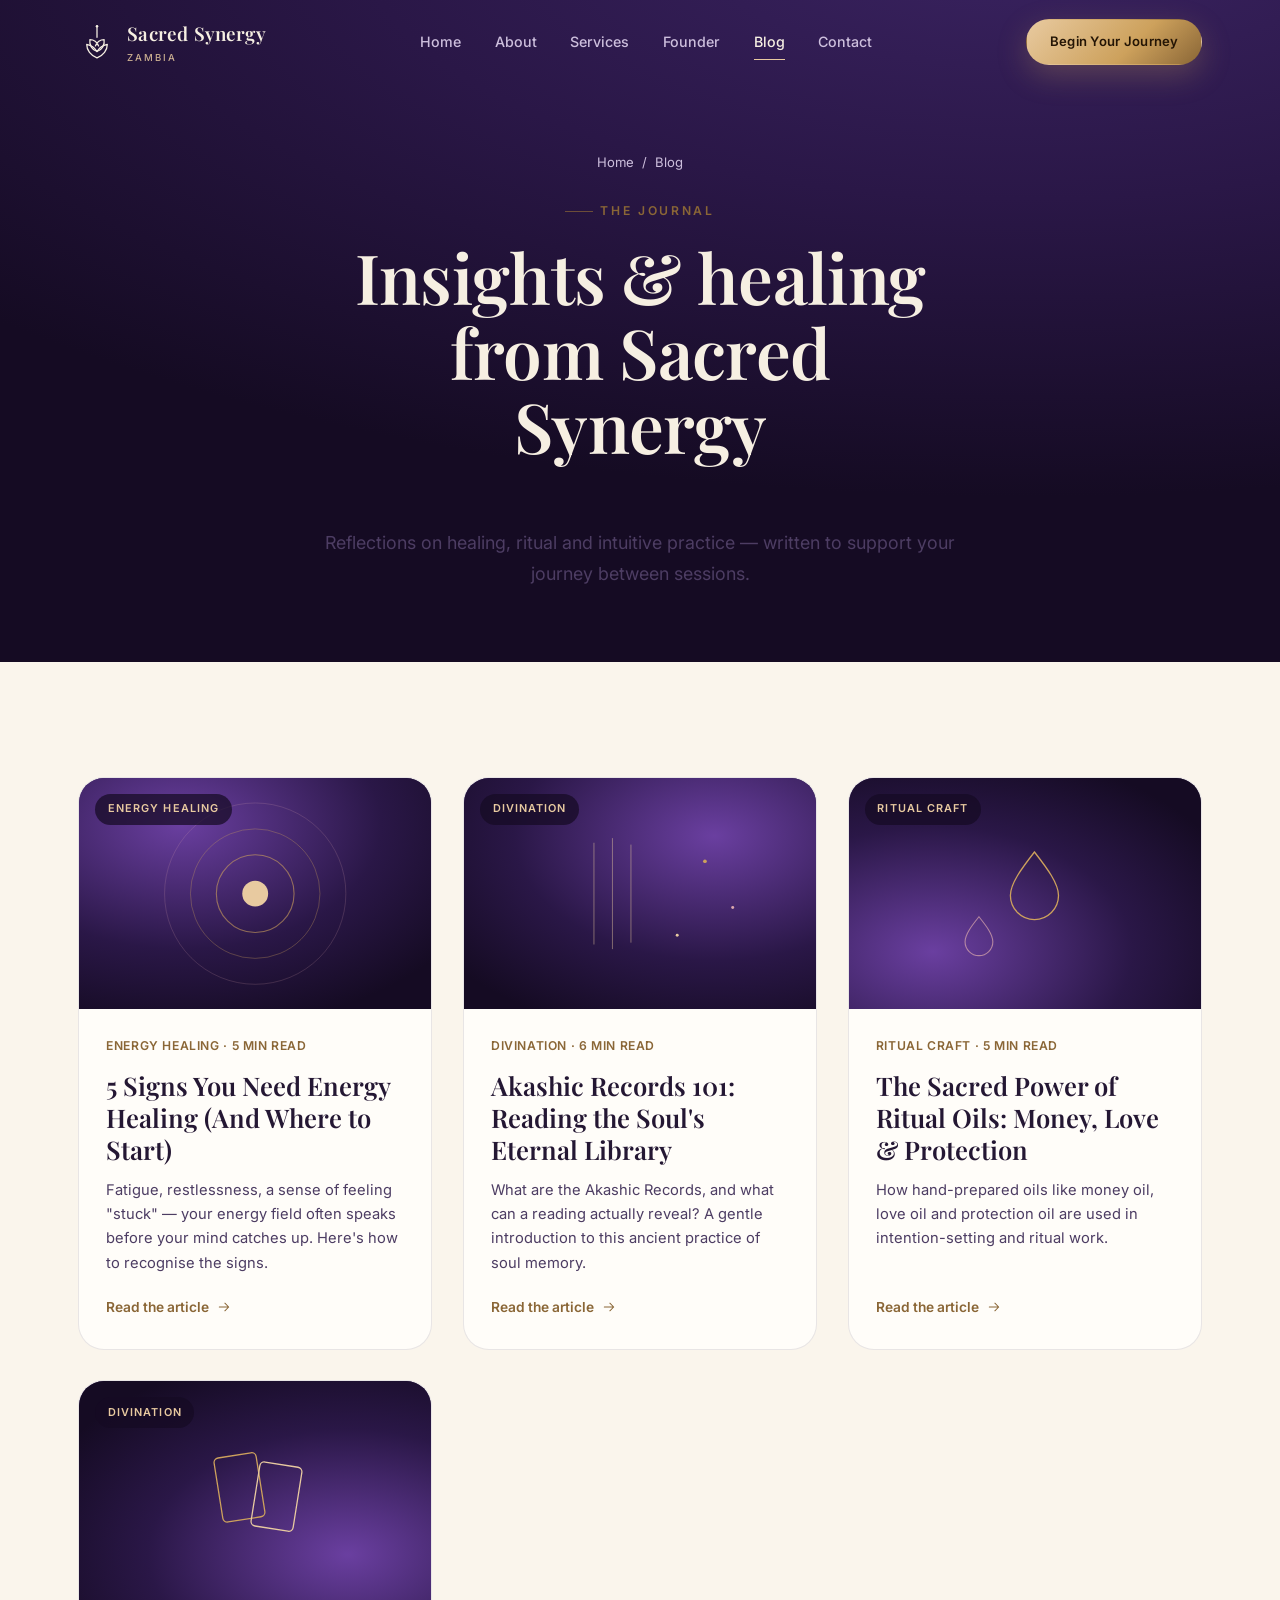
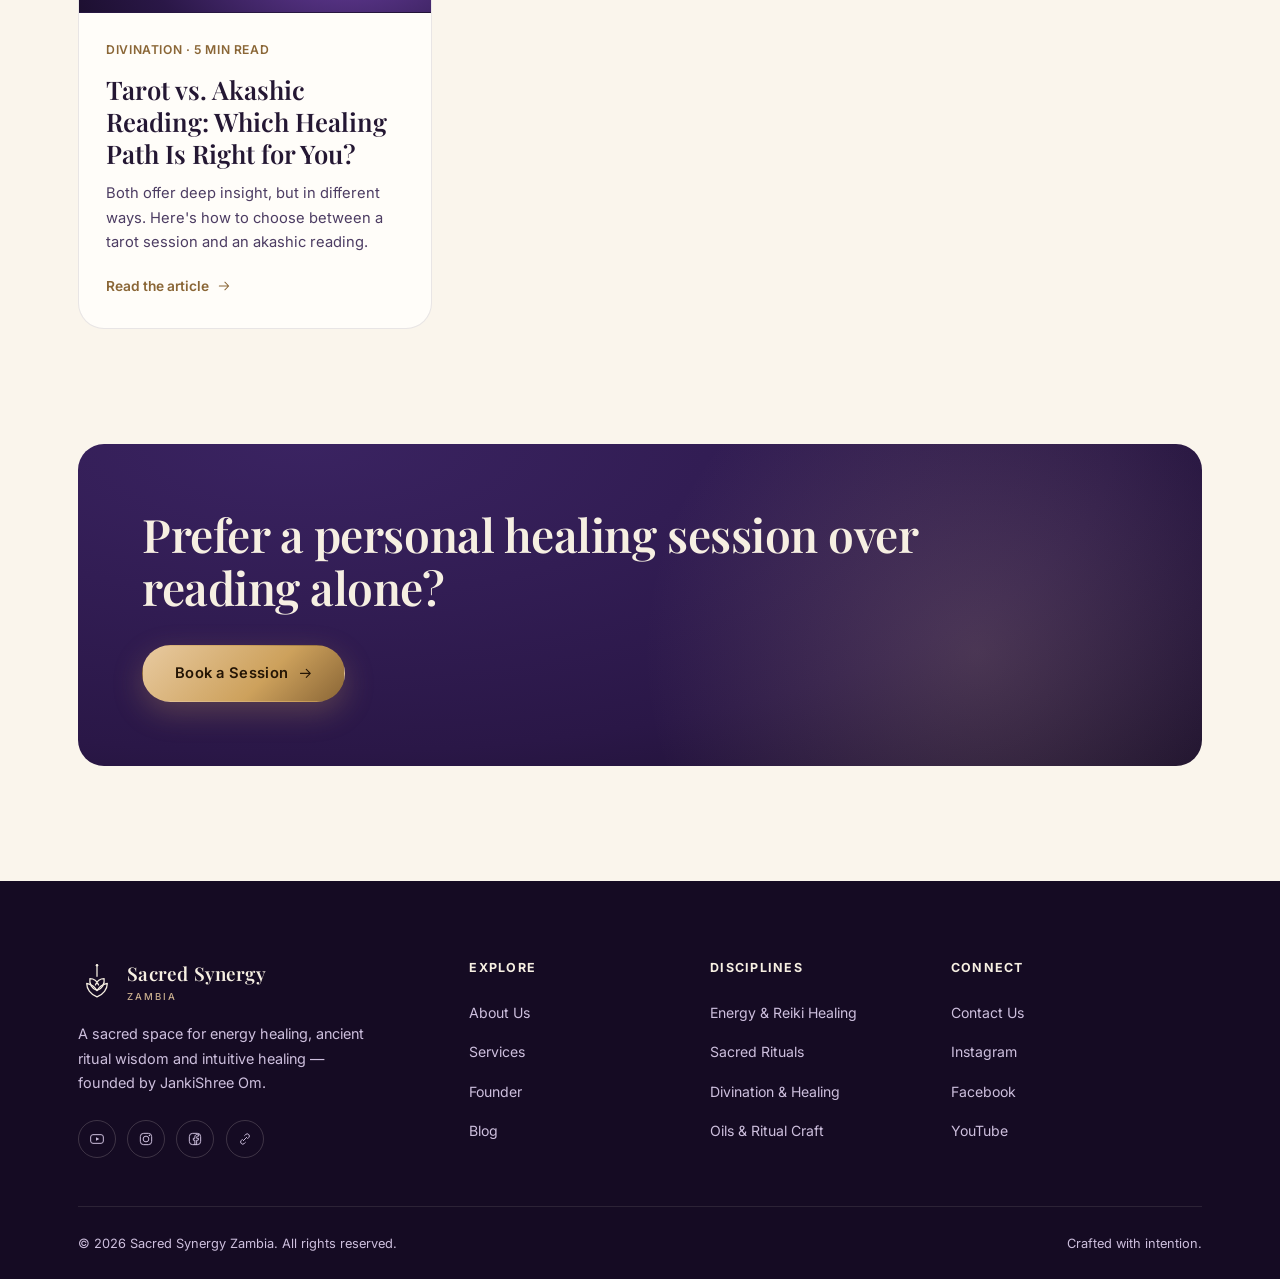
<file: blog.html>
<!doctype html>
<html lang="en">
<head>
<meta charset="UTF-8">
<meta name="viewport" content="width=device-width, initial-scale=1">
<title>Blog | Sacred Synergy Zambia</title>
<meta name="description" content="Reflections, teachings and gentle healing wisdom from Sacred Synergy Zambia — insights on energy healing, tarot, akashic records and ritual craft.">
<link rel="canonical" href="https://sacred-synergy-zambia.netlify.app/blog.html">
<meta property="og:type" content="website">
<meta property="og:title" content="Blog | Sacred Synergy Zambia">
<meta property="og:description" content="Reflections, teachings and gentle healing wisdom to support your journey.">
<meta property="og:image" content="assets/img/founder-hero.jpg">
<meta name="twitter:card" content="summary_large_image">
<link rel="icon" href="favicon.svg" type="image/svg+xml">
<link rel="preconnect" href="https://fonts.googleapis.com">
<link rel="preconnect" href="https://fonts.gstatic.com" crossorigin>
<link href="https://fonts.googleapis.com/css2?family=Playfair+Display:ital,wght@0,500;0,600;0,700;1,500&family=Inter:wght@400;500;600;700&display=swap" rel="stylesheet">
<link rel="stylesheet" href="css/style.css">
<noscript><style>.reveal{opacity:1!important;transform:none!important;}</style></noscript>
</head>
<body>
<a class="skip-link" href="#main">Skip to content</a>

<header class="site-header" id="site-header">
  <div class="container header-inner">
    <a href="index.html#top" class="brand">
      <span class="mark"><svg aria-hidden="true"><use href="assets/icons.svg#i-lotus"></use></svg></span>
      <span>Sacred Synergy<small>Zambia</small></span>
    </a>
    <nav class="main-nav" id="main-nav" aria-label="Primary">
      <a href="index.html#top">Home</a>
      <a href="index.html#about">About</a>
      <a href="services.html">Services</a>
      <a href="index.html#founder">Founder</a>
      <a href="blog.html" class="active">Blog</a>
      <a href="index.html#contact">Contact</a>
    </nav>
    <div class="header-cta">
      <a href="index.html#contact" class="btn btn-primary btn-sm">Begin Your Journey</a>
      <button class="nav-toggle" id="nav-toggle" aria-label="Toggle menu" aria-expanded="false" aria-controls="main-nav">
        <span></span><span></span><span></span>
      </button>
    </div>
  </div>
</header>
<div class="nav-scrim" id="nav-scrim" aria-hidden="true"></div>

<main id="main">

  <section class="page-hero">
    <div class="container">
      <div class="breadcrumb"><a href="index.html#top">Home</a><span>/</span><span>Blog</span></div>
      <p class="eyebrow">The Journal</p>
      <h1 class="section-head center">Insights &amp; healing from Sacred Synergy</h1>
      <p class="lede text-center" style="max-width:60ch;margin-inline:auto;">Reflections on healing, ritual and intuitive practice — written to support your journey between sessions.</p>
    </div>
  </section>

  <section class="section section-cream">
    <div class="container">
      <div class="blog-grid">

        <article class="blog-card reveal">
          <a href="blog/energy-healing-signs.html" class="blog-thumb" aria-hidden="true">
            <span class="cat">Energy Healing</span>
            <svg viewBox="0 0 400 250" preserveAspectRatio="xMidYMid slice" role="img" aria-label="Illustration representing energy healing">
              <defs><radialGradient id="ga" cx="30%" cy="20%" r="90%"><stop offset="0%" stop-color="#6a3fa0"/><stop offset="60%" stop-color="#2a1747"/><stop offset="100%" stop-color="#150b23"/></radialGradient></defs>
              <rect width="400" height="250" fill="url(#ga)"/>
              <circle cx="200" cy="125" r="14" fill="#e8caa0"/>
              <circle cx="200" cy="125" r="42" fill="none" stroke="#cda15c" stroke-width="1.2" opacity=".6"/>
              <circle cx="200" cy="125" r="70" fill="none" stroke="#cda15c" stroke-width="1" opacity=".35"/>
              <circle cx="200" cy="125" r="98" fill="none" stroke="#dba8ad" stroke-width="1" opacity=".2"/>
            </svg>
          </a>
          <div class="blog-body">
            <span class="blog-meta">Energy Healing · 5 min read</span>
            <h3><a href="blog/energy-healing-signs.html">5 Signs You Need Energy Healing (And Where to Start)</a></h3>
            <p>Fatigue, restlessness, a sense of feeling "stuck" — your energy field often speaks before your mind catches up. Here's how to recognise the signs.</p>
            <a href="blog/energy-healing-signs.html" class="card-link">Read the article <svg aria-hidden="true"><use href="assets/icons.svg#i-arrow-right"></use></svg></a>
          </div>
        </article>

        <article class="blog-card reveal reveal-delay-1">
          <a href="blog/akashic-records-101.html" class="blog-thumb" aria-hidden="true">
            <span class="cat">Divination</span>
            <svg viewBox="0 0 400 250" preserveAspectRatio="xMidYMid slice" role="img" aria-label="Illustration representing the akashic records">
              <defs><radialGradient id="gb" cx="70%" cy="25%" r="90%"><stop offset="0%" stop-color="#6a3fa0"/><stop offset="60%" stop-color="#2a1747"/><stop offset="100%" stop-color="#150b23"/></radialGradient></defs>
              <rect width="400" height="250" fill="url(#gb)"/>
              <g fill="none" stroke="#e8caa0" stroke-width="1">
                <path d="M150 70 v110 M170 65 v120 M190 72 v106" opacity=".5"/>
              </g>
              <circle cx="270" cy="90" r="2" fill="#cda15c"/>
              <circle cx="300" cy="140" r="1.6" fill="#dba8ad"/>
              <circle cx="240" cy="170" r="1.6" fill="#e8caa0"/>
            </svg>
          </a>
          <div class="blog-body">
            <span class="blog-meta">Divination · 6 min read</span>
            <h3><a href="blog/akashic-records-101.html">Akashic Records 101: Reading the Soul's Eternal Library</a></h3>
            <p>What are the Akashic Records, and what can a reading actually reveal? A gentle introduction to this ancient practice of soul memory.</p>
            <a href="blog/akashic-records-101.html" class="card-link">Read the article <svg aria-hidden="true"><use href="assets/icons.svg#i-arrow-right"></use></svg></a>
          </div>
        </article>

        <article class="blog-card reveal reveal-delay-2">
          <a href="blog/sacred-ritual-oils.html" class="blog-thumb" aria-hidden="true">
            <span class="cat">Ritual Craft</span>
            <svg viewBox="0 0 400 250" preserveAspectRatio="xMidYMid slice" role="img" aria-label="Illustration representing sacred ritual oils">
              <defs><radialGradient id="gc" cx="25%" cy="75%" r="90%"><stop offset="0%" stop-color="#6a3fa0"/><stop offset="60%" stop-color="#2a1747"/><stop offset="100%" stop-color="#150b23"/></radialGradient></defs>
              <rect width="400" height="250" fill="url(#gc)"/>
              <path d="M210 80c14 18 26 34 26 47a26 26 0 1 1-52 0c0-13 12-29 26-47Z" fill="none" stroke="#cda15c" stroke-width="1.4"/>
              <path d="M150 150c8 10 15 19 15 27a15 15 0 1 1-30 0c0-8 7-17 15-27Z" fill="none" stroke="#dba8ad" stroke-width="1.2" opacity=".7"/>
            </svg>
          </a>
          <div class="blog-body">
            <span class="blog-meta">Ritual Craft · 5 min read</span>
            <h3><a href="blog/sacred-ritual-oils.html">The Sacred Power of Ritual Oils: Money, Love &amp; Protection</a></h3>
            <p>How hand-prepared oils like money oil, love oil and protection oil are used in intention-setting and ritual work.</p>
            <a href="blog/sacred-ritual-oils.html" class="card-link">Read the article <svg aria-hidden="true"><use href="assets/icons.svg#i-arrow-right"></use></svg></a>
          </div>
        </article>

        <article class="blog-card reveal">
          <a href="blog/tarot-vs-akashic-reading.html" class="blog-thumb" aria-hidden="true">
            <span class="cat">Divination</span>
            <svg viewBox="0 0 400 250" preserveAspectRatio="xMidYMid slice" role="img" aria-label="Illustration representing tarot and akashic readings">
              <defs><radialGradient id="gd" cx="75%" cy="75%" r="90%"><stop offset="0%" stop-color="#6a3fa0"/><stop offset="60%" stop-color="#2a1747"/><stop offset="100%" stop-color="#150b23"/></radialGradient></defs>
              <rect width="400" height="250" fill="url(#gd)"/>
              <rect x="160" y="80" width="46" height="70" rx="5" fill="none" stroke="#cda15c" stroke-width="1.4" transform="rotate(-9 183 115)"/>
              <rect x="200" y="90" width="46" height="70" rx="5" fill="none" stroke="#e8caa0" stroke-width="1.4" transform="rotate(9 223 125)"/>
            </svg>
          </a>
          <div class="blog-body">
            <span class="blog-meta">Divination · 5 min read</span>
            <h3><a href="blog/tarot-vs-akashic-reading.html">Tarot vs. Akashic Reading: Which Healing Path Is Right for You?</a></h3>
            <p>Both offer deep insight, but in different ways. Here's how to choose between a tarot session and an akashic reading.</p>
            <a href="blog/tarot-vs-akashic-reading.html" class="card-link">Read the article <svg aria-hidden="true"><use href="assets/icons.svg#i-arrow-right"></use></svg></a>
          </div>
        </article>

      </div>
    </div>
  </section>

  <section class="section section-cream" style="padding-top:0;">
    <div class="container">
      <div class="cta-band reveal">
        <h2>Prefer a personal healing session over reading alone?</h2>
        <a href="index.html#contact" class="btn btn-primary">Book a Session
          <svg aria-hidden="true"><use href="assets/icons.svg#i-arrow-right"></use></svg>
        </a>
      </div>
    </div>
  </section>

</main>

<footer class="site-footer">
  <div class="container">
    <div class="footer-grid">
      <div class="footer-brand">
        <a href="index.html#top" class="brand">
          <span class="mark"><svg aria-hidden="true"><use href="assets/icons.svg#i-lotus"></use></svg></span>
          <span>Sacred Synergy<small>Zambia</small></span>
        </a>
        <p>A sacred space for energy healing, ancient ritual wisdom and intuitive healing — founded by JankiShree Om.</p>
        <div class="footer-social">
          <a href="https://youtube.com/@janakishreeom?si=fjiYfJjjqQI-4890" target="_blank" rel="noopener noreferrer" aria-label="YouTube"><svg aria-hidden="true"><use href="assets/icons.svg#i-youtube"></use></svg></a>
          <a href="https://www.instagram.com/sacred_synergy_zm?stkn=MTUybzYxdnB4d3AzaA==" target="_blank" rel="noopener noreferrer" aria-label="Instagram"><svg aria-hidden="true"><use href="assets/icons.svg#i-instagram"></use></svg></a>
          <a href="https://www.facebook.com/share/19rTtwJU9G/?mibextid=wwXIfr" target="_blank" rel="noopener noreferrer" aria-label="Facebook"><svg aria-hidden="true"><use href="assets/icons.svg#i-facebook"></use></svg></a>
          <a href="https://linktr.ee/JankiShree" target="_blank" rel="noopener noreferrer" aria-label="Linktree"><svg aria-hidden="true"><use href="assets/icons.svg#i-link"></use></svg></a>
        </div>
      </div>
      <div class="footer-col">
        <h4>Explore</h4>
        <ul>
          <li><a href="index.html#about">About Us</a></li>
          <li><a href="services.html">Services</a></li>
          <li><a href="index.html#founder">Founder</a></li>
          <li><a href="blog.html">Blog</a></li>
        </ul>
      </div>
      <div class="footer-col">
        <h4>Disciplines</h4>
        <ul>
          <li><a href="services.html#energy-healing">Energy &amp; Reiki Healing</a></li>
          <li><a href="services.html#sacred-rituals">Sacred Rituals</a></li>
          <li><a href="services.html#divination">Divination &amp; Healing</a></li>
          <li><a href="services.html#sacred-tools">Oils &amp; Ritual Craft</a></li>
        </ul>
      </div>
      <div class="footer-col">
        <h4>Connect</h4>
        <ul>
          <li><a href="index.html#contact">Contact Us</a></li>
          <li><a href="https://www.instagram.com/sacred_synergy_zm?stkn=MTUybzYxdnB4d3AzaA==" target="_blank" rel="noopener noreferrer">Instagram</a></li>
          <li><a href="https://www.facebook.com/share/19rTtwJU9G/?mibextid=wwXIfr" target="_blank" rel="noopener noreferrer">Facebook</a></li>
          <li><a href="https://youtube.com/@janakishreeom?si=fjiYfJjjqQI-4890" target="_blank" rel="noopener noreferrer">YouTube</a></li>
        </ul>
      </div>
    </div>
    <div class="footer-bottom">
      <span>&copy; <span id="year">2026</span> Sacred Synergy Zambia. All rights reserved.</span>
      <span>Crafted with intention.</span>
    </div>
  </div>
</footer>

<script src="js/main.js"></script>
</body>
</html>
</file>
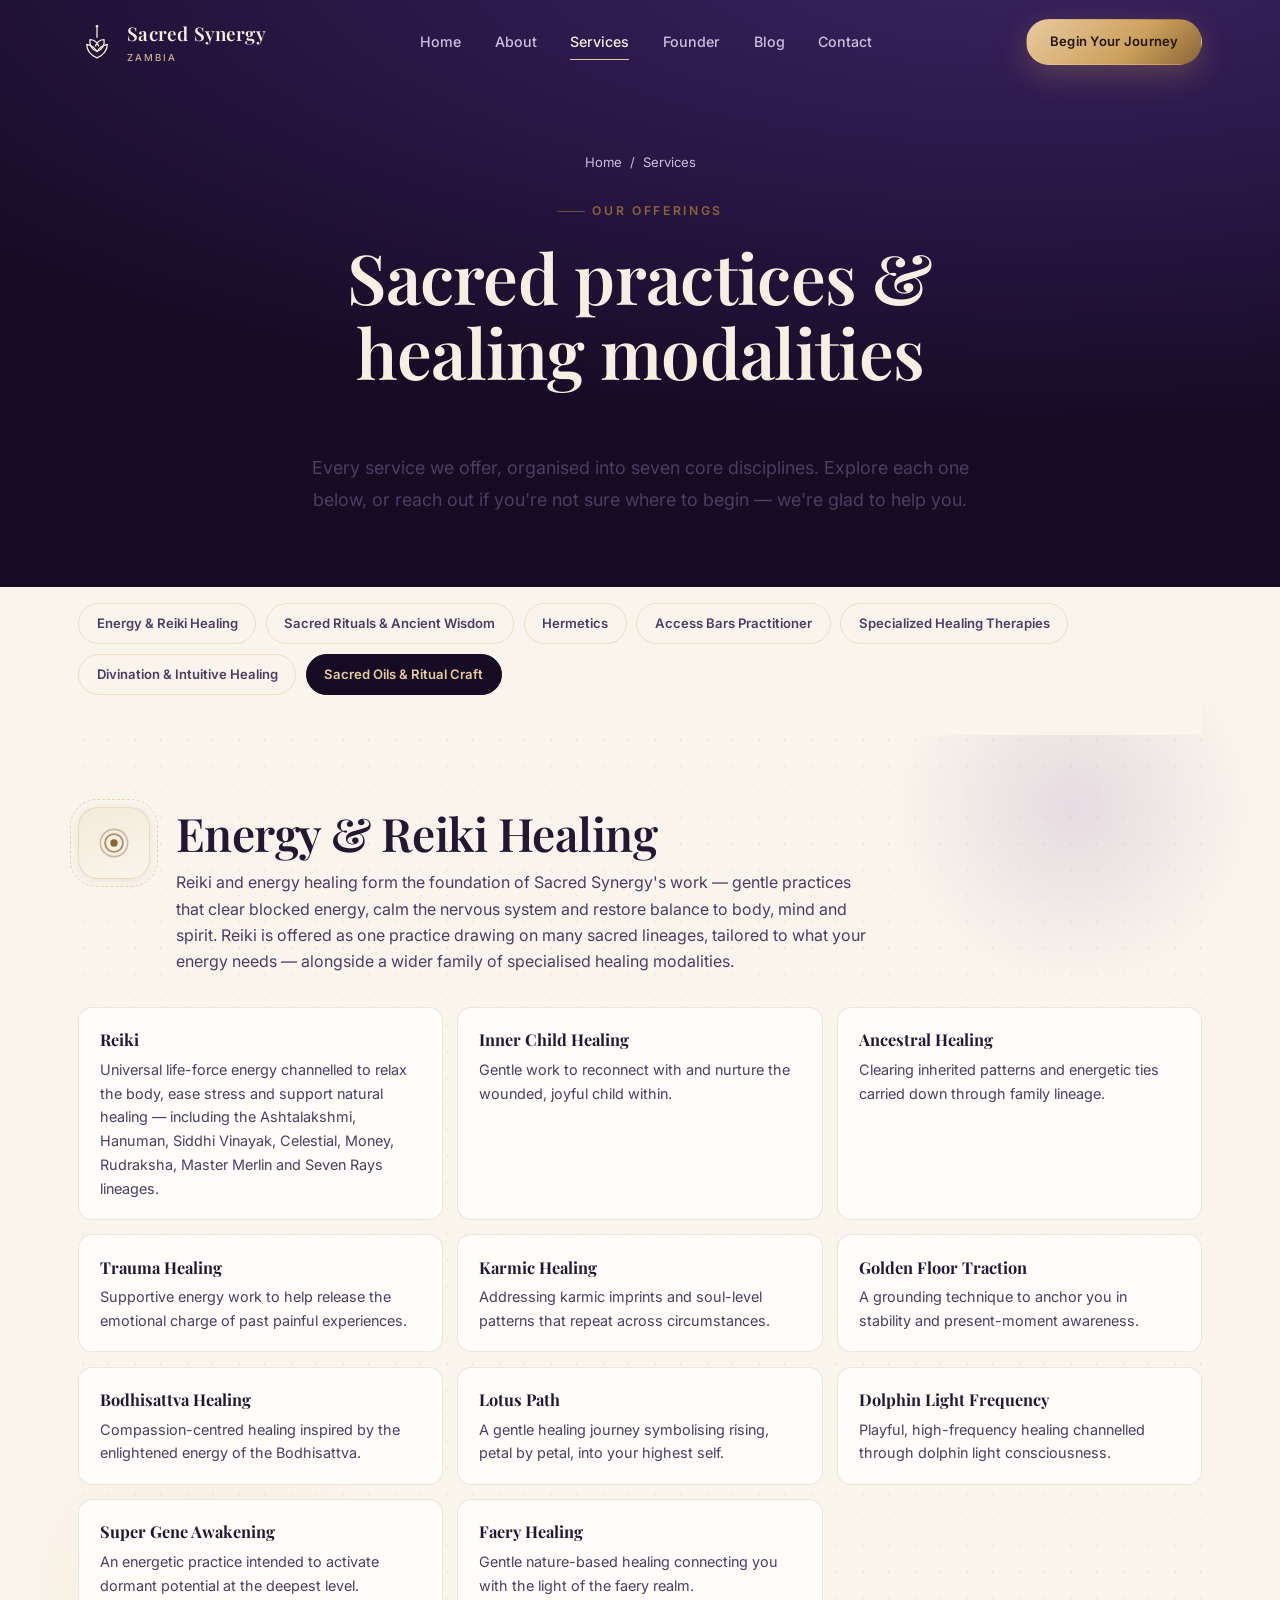
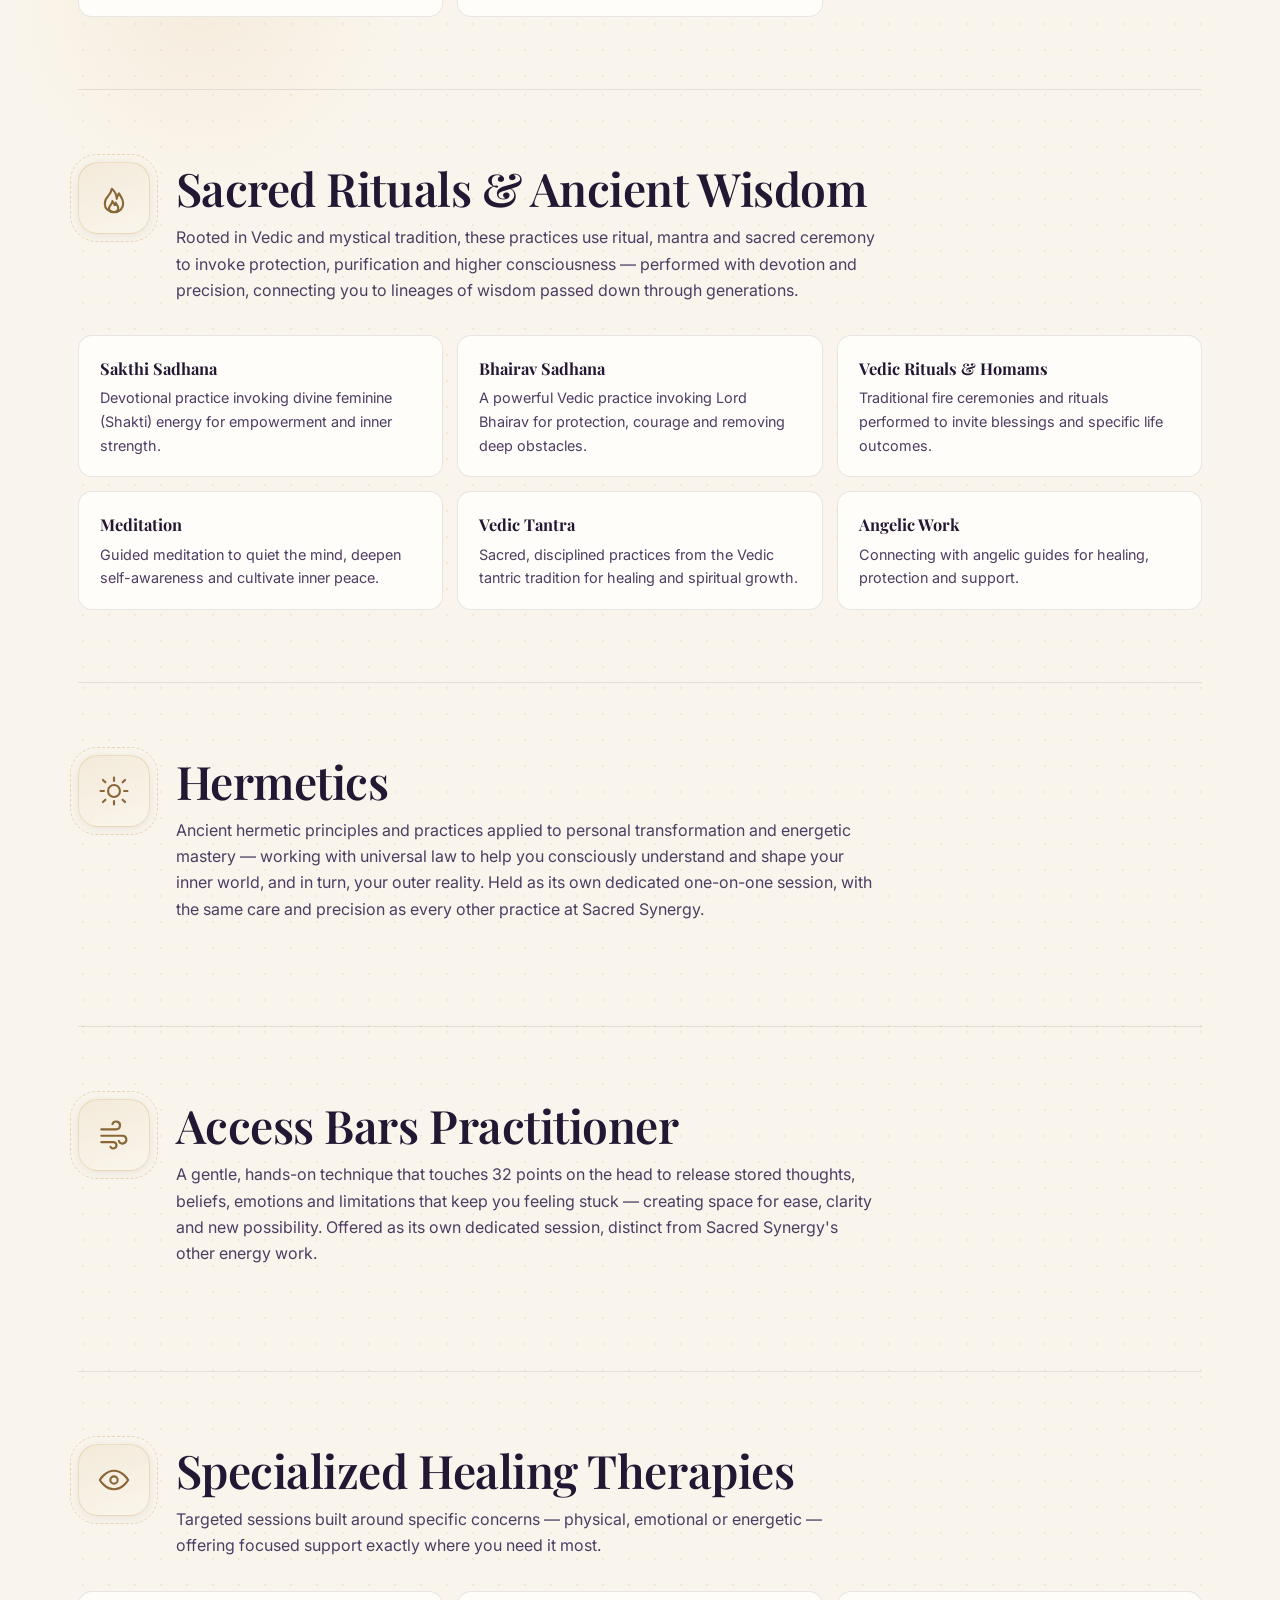
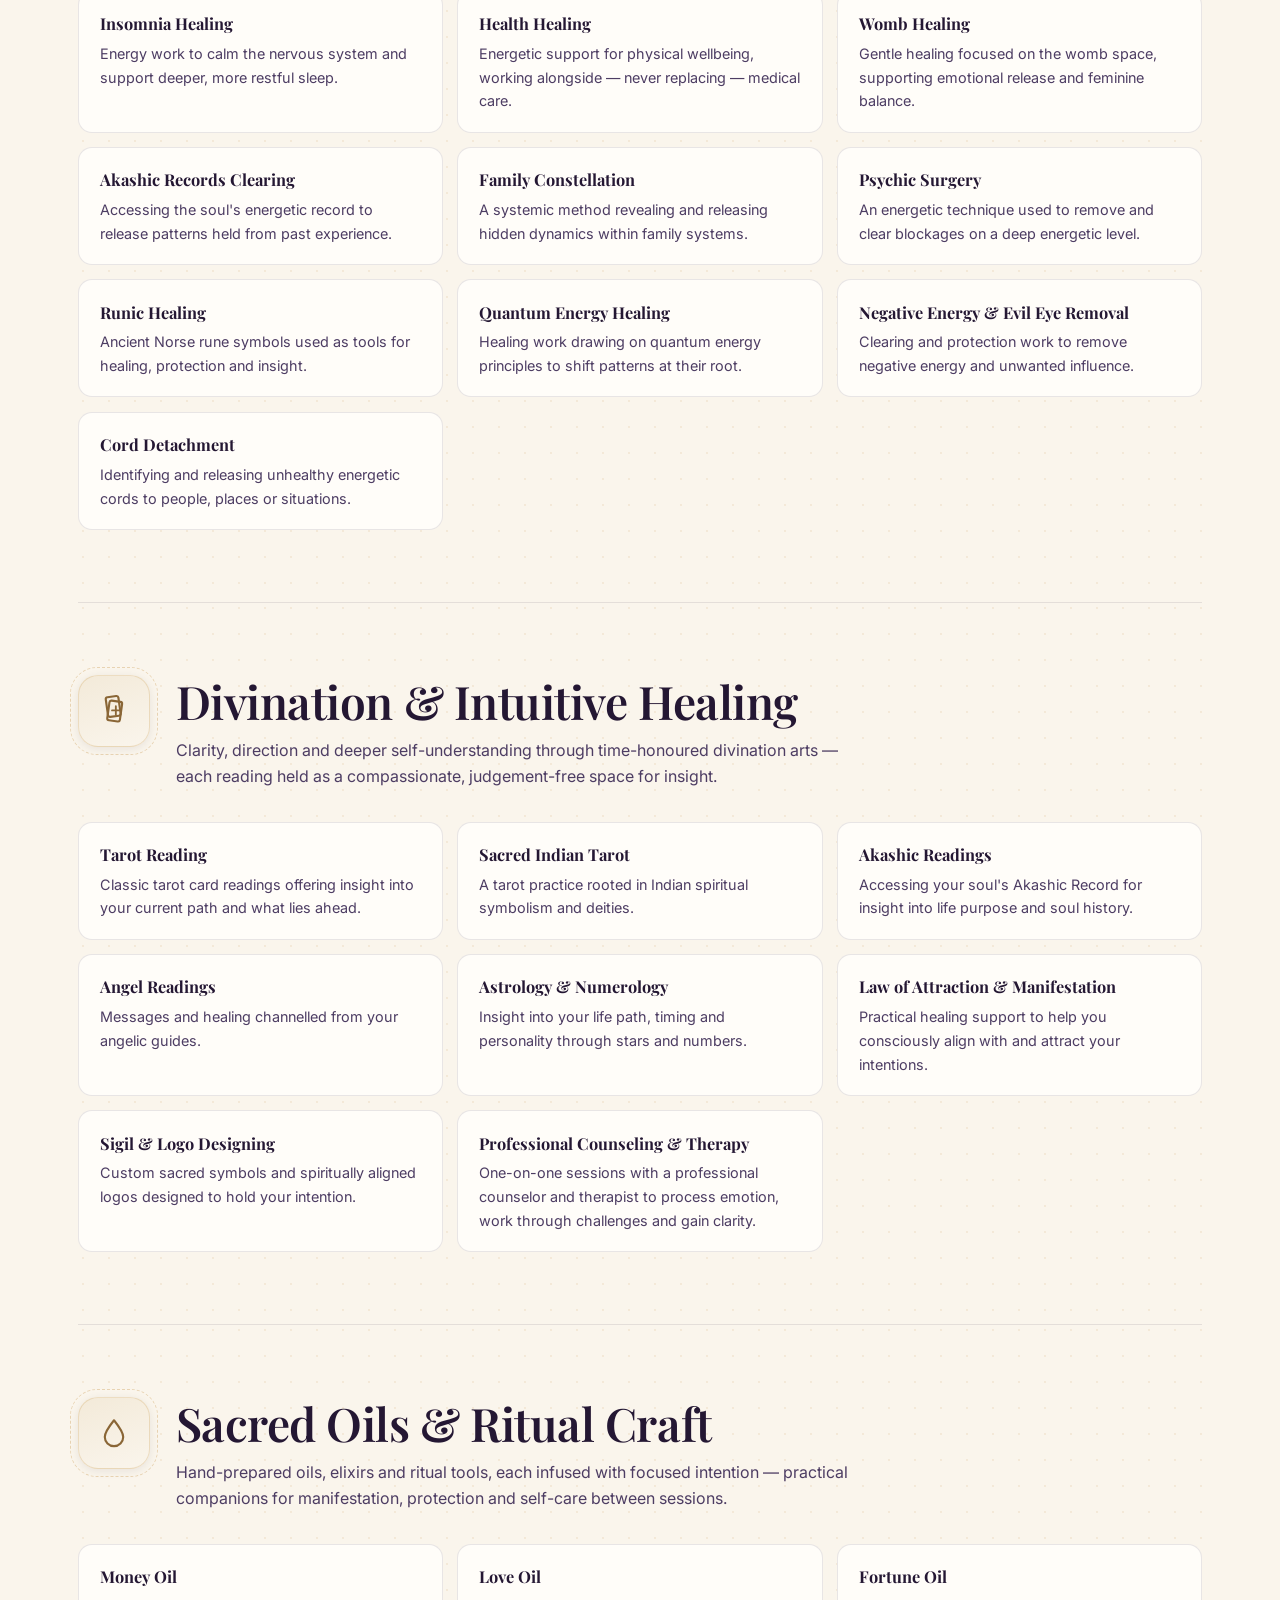
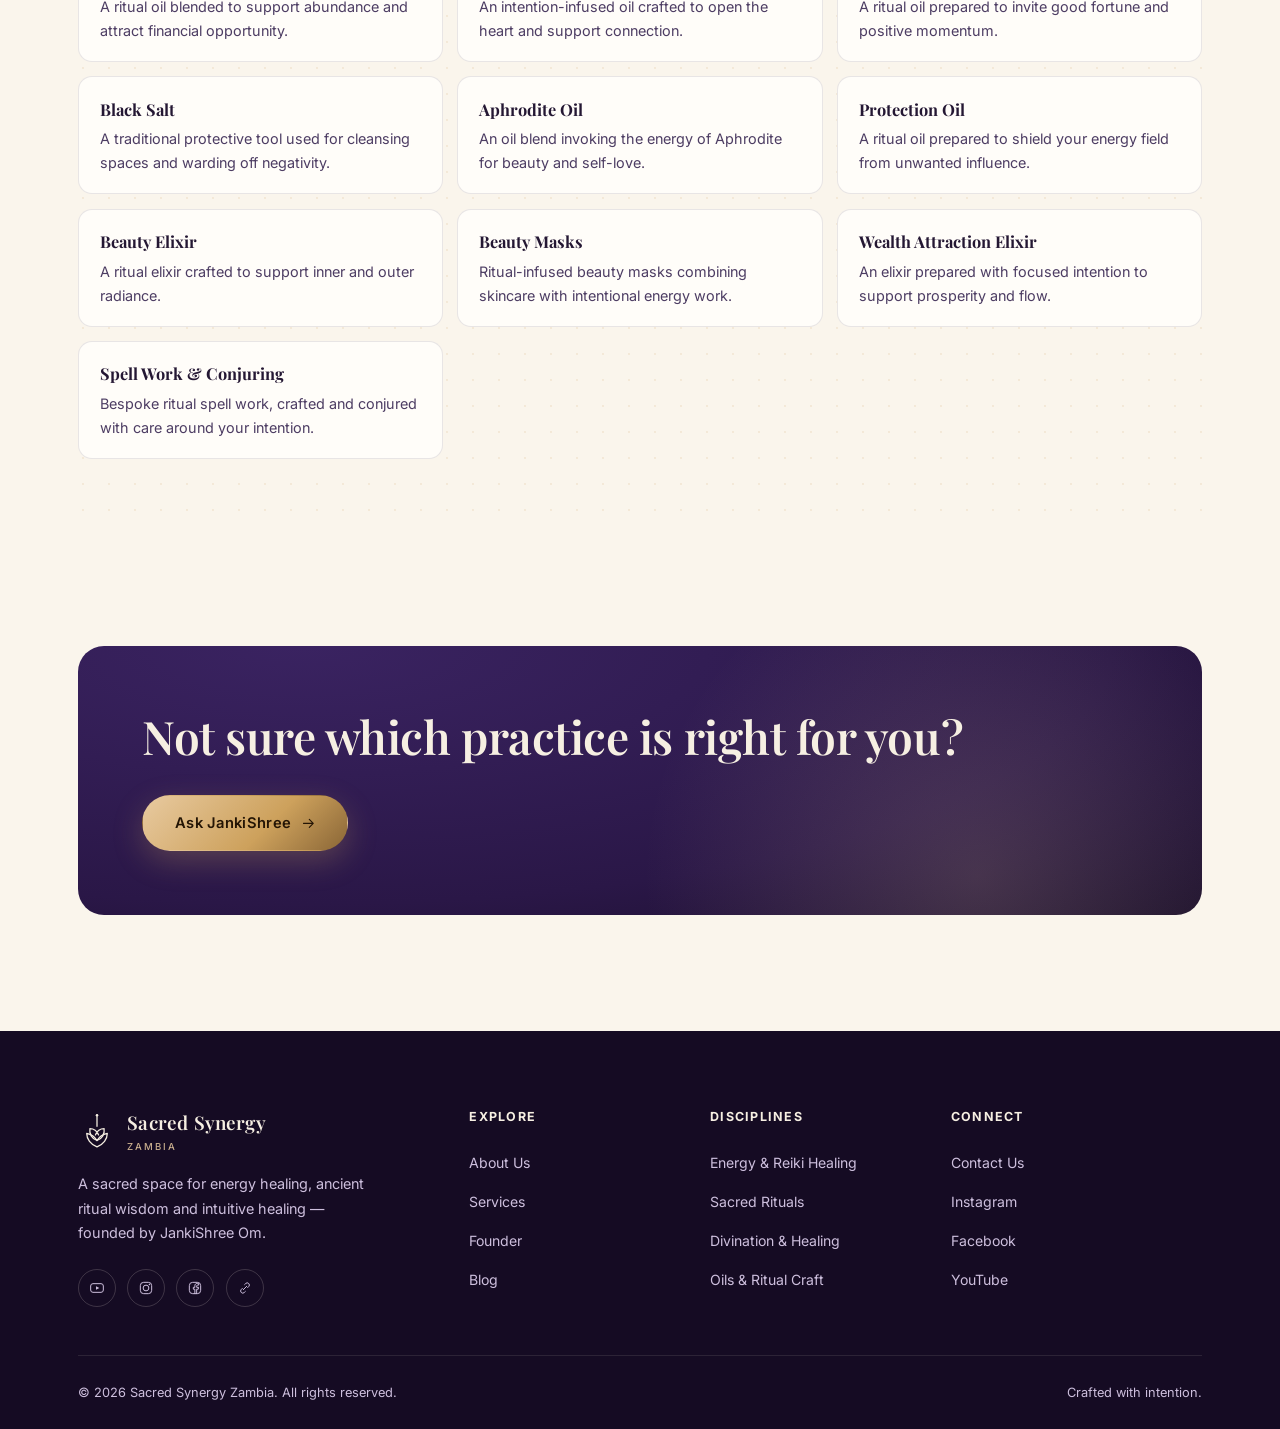
<file: services.html>
<!doctype html>
<html lang="en">
<head>
<meta charset="UTF-8">
<meta name="viewport" content="width=device-width, initial-scale=1">
<title>Services | Sacred Synergy Zambia</title>
<meta name="description" content="Explore every healing modality, sacred ritual and reading offered at Sacred Synergy Zambia — from Reiki and energy healing to Vedic rituals, tarot, akashic readings and ritual oils.">
<link rel="canonical" href="https://sacred-synergy-zambia.netlify.app/services.html">
<meta property="og:type" content="website">
<meta property="og:title" content="Services | Sacred Synergy Zambia">
<meta property="og:description" content="Every healing modality, sacred ritual and reading offered at Sacred Synergy Zambia.">
<meta property="og:image" content="assets/img/founder-ritual.jpg">
<meta name="twitter:card" content="summary_large_image">
<link rel="icon" href="favicon.svg" type="image/svg+xml">
<link rel="preconnect" href="https://fonts.googleapis.com">
<link rel="preconnect" href="https://fonts.gstatic.com" crossorigin>
<link href="https://fonts.googleapis.com/css2?family=Playfair+Display:ital,wght@0,500;0,600;0,700;1,500&family=Inter:wght@400;500;600;700&display=swap" rel="stylesheet">
<link rel="stylesheet" href="css/style.css">
<noscript><style>.reveal{opacity:1!important;transform:none!important;}</style></noscript>
</head>
<body>
<a class="skip-link" href="#main">Skip to content</a>

<header class="site-header" id="site-header">
  <div class="container header-inner">
    <a href="index.html#top" class="brand">
      <span class="mark"><svg aria-hidden="true"><use href="assets/icons.svg#i-lotus"></use></svg></span>
      <span>Sacred Synergy<small>Zambia</small></span>
    </a>
    <nav class="main-nav" id="main-nav" aria-label="Primary">
      <a href="index.html#top">Home</a>
      <a href="index.html#about">About</a>
      <a href="services.html" class="active">Services</a>
      <a href="index.html#founder">Founder</a>
      <a href="blog.html">Blog</a>
      <a href="index.html#contact">Contact</a>
    </nav>
    <div class="header-cta">
      <a href="index.html#contact" class="btn btn-primary btn-sm">Begin Your Journey</a>
      <button class="nav-toggle" id="nav-toggle" aria-label="Toggle menu" aria-expanded="false" aria-controls="main-nav">
        <span></span><span></span><span></span>
      </button>
    </div>
  </div>
</header>
<div class="nav-scrim" id="nav-scrim" aria-hidden="true"></div>

<main id="main">

  <section class="page-hero">
    <div class="container">
      <div class="breadcrumb"><a href="index.html#top">Home</a><span>/</span><span>Services</span></div>
      <p class="eyebrow">Our Offerings</p>
      <h1 class="section-head center">Sacred practices &amp; healing modalities</h1>
      <p class="lede text-center" style="max-width:60ch;margin-inline:auto;">Every service we offer, organised into seven core disciplines. Explore each one below, or reach out if you're not sure where to begin — we're glad to help you.</p>
    </div>
  </section>

  <section class="section-cream services-catalogue" style="padding-bottom:0;">
    <div class="container">
      <nav class="service-nav" aria-label="Service categories">
        <a href="#energy-healing">Energy &amp; Reiki Healing</a>
        <a href="#sacred-rituals">Sacred Rituals &amp; Ancient Wisdom</a>
        <a href="#hermetics">Hermetics</a>
        <a href="#access-bars">Access Bars Practitioner</a>
        <a href="#specialized-healing">Specialized Healing Therapies</a>
        <a href="#divination">Divination &amp; Intuitive Healing</a>
        <a href="#sacred-tools">Sacred Oils &amp; Ritual Craft</a>
      </nav>

      <!-- ========== 1. ENERGY & REIKI HEALING ========== -->
      <div class="service-detail reveal" id="energy-healing">
        <div class="service-detail-head">
          <span class="ico"><svg aria-hidden="true"><use href="assets/icons.svg#i-aura"></use></svg></span>
          <div>
            <h2>Energy &amp; Reiki Healing</h2>
            <p>Reiki and energy healing form the foundation of Sacred Synergy's work — gentle practices that clear blocked energy, calm the nervous system and restore balance to body, mind and spirit. Reiki is offered as one practice drawing on many sacred lineages, tailored to what your energy needs — alongside a wider family of specialised healing modalities.</p>
          </div>
        </div>
        <div class="offering-grid">
          <div class="offering"><b>Reiki</b><span>Universal life-force energy channelled to relax the body, ease stress and support natural healing — including the Ashtalakshmi, Hanuman, Siddhi Vinayak, Celestial, Money, Rudraksha, Master Merlin and Seven Rays lineages.</span></div>
          <div class="offering"><b>Inner Child Healing</b><span>Gentle work to reconnect with and nurture the wounded, joyful child within.</span></div>
          <div class="offering"><b>Ancestral Healing</b><span>Clearing inherited patterns and energetic ties carried down through family lineage.</span></div>
          <div class="offering"><b>Trauma Healing</b><span>Supportive energy work to help release the emotional charge of past painful experiences.</span></div>
          <div class="offering"><b>Karmic Healing</b><span>Addressing karmic imprints and soul-level patterns that repeat across circumstances.</span></div>
          <div class="offering"><b>Golden Floor Traction</b><span>A grounding technique to anchor you in stability and present-moment awareness.</span></div>
          <div class="offering"><b>Bodhisattva Healing</b><span>Compassion-centred healing inspired by the enlightened energy of the Bodhisattva.</span></div>
          <div class="offering"><b>Lotus Path</b><span>A gentle healing journey symbolising rising, petal by petal, into your highest self.</span></div>
          <div class="offering"><b>Dolphin Light Frequency</b><span>Playful, high-frequency healing channelled through dolphin light consciousness.</span></div>
          <div class="offering"><b>Super Gene Awakening</b><span>An energetic practice intended to activate dormant potential at the deepest level.</span></div>
          <div class="offering"><b>Faery Healing</b><span>Gentle nature-based healing connecting you with the light of the faery realm.</span></div>
        </div>
      </div>

      <!-- ========== 2. SACRED RITUALS & ANCIENT WISDOM ========== -->
      <div class="service-detail reveal" id="sacred-rituals">
        <div class="service-detail-head">
          <span class="ico"><svg aria-hidden="true"><use href="assets/icons.svg#i-flame"></use></svg></span>
          <div>
            <h2>Sacred Rituals &amp; Ancient Wisdom</h2>
            <p>Rooted in Vedic and mystical tradition, these practices use ritual, mantra and sacred ceremony to invoke protection, purification and higher consciousness — performed with devotion and precision, connecting you to lineages of wisdom passed down through generations.</p>
          </div>
        </div>
        <div class="offering-grid">
          <div class="offering"><b>Sakthi Sadhana</b><span>Devotional practice invoking divine feminine (Shakti) energy for empowerment and inner strength.</span></div>
          <div class="offering"><b>Bhairav Sadhana</b><span>A powerful Vedic practice invoking Lord Bhairav for protection, courage and removing deep obstacles.</span></div>
          <div class="offering"><b>Vedic Rituals &amp; Homams</b><span>Traditional fire ceremonies and rituals performed to invite blessings and specific life outcomes.</span></div>
          <div class="offering"><b>Meditation</b><span>Guided meditation to quiet the mind, deepen self-awareness and cultivate inner peace.</span></div>
          <div class="offering"><b>Vedic Tantra</b><span>Sacred, disciplined practices from the Vedic tantric tradition for healing and spiritual growth.</span></div>
          <div class="offering"><b>Angelic Work</b><span>Connecting with angelic guides for healing, protection and support.</span></div>
        </div>
      </div>

      <!-- ========== 3. HERMETICS ========== -->
      <div class="service-detail reveal" id="hermetics">
        <div class="service-detail-head">
          <span class="ico"><svg aria-hidden="true"><use href="assets/icons.svg#i-sun"></use></svg></span>
          <div>
            <h2>Hermetics</h2>
            <p>Ancient hermetic principles and practices applied to personal transformation and energetic mastery — working with universal law to help you consciously understand and shape your inner world, and in turn, your outer reality. Held as its own dedicated one-on-one session, with the same care and precision as every other practice at Sacred Synergy.</p>
          </div>
        </div>
      </div>

      <!-- ========== 4. ACCESS BARS PRACTITIONER ========== -->
      <div class="service-detail reveal" id="access-bars">
        <div class="service-detail-head">
          <span class="ico"><svg aria-hidden="true"><use href="assets/icons.svg#i-wind"></use></svg></span>
          <div>
            <h2>Access Bars Practitioner</h2>
            <p>A gentle, hands-on technique that touches 32 points on the head to release stored thoughts, beliefs, emotions and limitations that keep you feeling stuck — creating space for ease, clarity and new possibility. Offered as its own dedicated session, distinct from Sacred Synergy's other energy work.</p>
          </div>
        </div>
      </div>

      <!-- ========== 5. SPECIALIZED HEALING THERAPIES ========== -->
      <div class="service-detail reveal" id="specialized-healing">
        <div class="service-detail-head">
          <span class="ico"><svg aria-hidden="true"><use href="assets/icons.svg#i-eye"></use></svg></span>
          <div>
            <h2>Specialized Healing Therapies</h2>
            <p>Targeted sessions built around specific concerns — physical, emotional or energetic — offering focused support exactly where you need it most.</p>
          </div>
        </div>
        <div class="offering-grid">
          <div class="offering"><b>Insomnia Healing</b><span>Energy work to calm the nervous system and support deeper, more restful sleep.</span></div>
          <div class="offering"><b>Health Healing</b><span>Energetic support for physical wellbeing, working alongside — never replacing — medical care.</span></div>
          <div class="offering"><b>Womb Healing</b><span>Gentle healing focused on the womb space, supporting emotional release and feminine balance.</span></div>
          <div class="offering"><b>Akashic Records Clearing</b><span>Accessing the soul's energetic record to release patterns held from past experience.</span></div>
          <div class="offering"><b>Family Constellation</b><span>A systemic method revealing and releasing hidden dynamics within family systems.</span></div>
          <div class="offering"><b>Psychic Surgery</b><span>An energetic technique used to remove and clear blockages on a deep energetic level.</span></div>
          <div class="offering"><b>Runic Healing</b><span>Ancient Norse rune symbols used as tools for healing, protection and insight.</span></div>
          <div class="offering"><b>Quantum Energy Healing</b><span>Healing work drawing on quantum energy principles to shift patterns at their root.</span></div>
          <div class="offering"><b>Negative Energy &amp; Evil Eye Removal</b><span>Clearing and protection work to remove negative energy and unwanted influence.</span></div>
          <div class="offering"><b>Cord Detachment</b><span>Identifying and releasing unhealthy energetic cords to people, places or situations.</span></div>
        </div>
      </div>

      <!-- ========== 6. DIVINATION & INTUITIVE HEALING ========== -->
      <div class="service-detail reveal" id="divination">
        <div class="service-detail-head">
          <span class="ico"><svg aria-hidden="true"><use href="assets/icons.svg#i-tarot"></use></svg></span>
          <div>
            <h2>Divination &amp; Intuitive Healing</h2>
            <p>Clarity, direction and deeper self-understanding through time-honoured divination arts — each reading held as a compassionate, judgement-free space for insight.</p>
          </div>
        </div>
        <div class="offering-grid">
          <div class="offering"><b>Tarot Reading</b><span>Classic tarot card readings offering insight into your current path and what lies ahead.</span></div>
          <div class="offering"><b>Sacred Indian Tarot</b><span>A tarot practice rooted in Indian spiritual symbolism and deities.</span></div>
          <div class="offering"><b>Akashic Readings</b><span>Accessing your soul's Akashic Record for insight into life purpose and soul history.</span></div>
          <div class="offering"><b>Angel Readings</b><span>Messages and healing channelled from your angelic guides.</span></div>
          <div class="offering"><b>Astrology &amp; Numerology</b><span>Insight into your life path, timing and personality through stars and numbers.</span></div>
          <div class="offering"><b>Law of Attraction &amp; Manifestation</b><span>Practical healing support to help you consciously align with and attract your intentions.</span></div>
          <div class="offering"><b>Sigil &amp; Logo Designing</b><span>Custom sacred symbols and spiritually aligned logos designed to hold your intention.</span></div>
          <div class="offering"><b>Professional Counseling &amp; Therapy</b><span>One-on-one sessions with a professional counselor and therapist to process emotion, work through challenges and gain clarity.</span></div>
        </div>
      </div>

      <!-- ========== 7. SACRED OILS & RITUAL CRAFT ========== -->
      <div class="service-detail reveal" id="sacred-tools">
        <div class="service-detail-head">
          <span class="ico"><svg aria-hidden="true"><use href="assets/icons.svg#i-droplet"></use></svg></span>
          <div>
            <h2>Sacred Oils &amp; Ritual Craft</h2>
            <p>Hand-prepared oils, elixirs and ritual tools, each infused with focused intention — practical companions for manifestation, protection and self-care between sessions.</p>
          </div>
        </div>
        <div class="offering-grid">
          <div class="offering"><b>Money Oil</b><span>A ritual oil blended to support abundance and attract financial opportunity.</span></div>
          <div class="offering"><b>Love Oil</b><span>An intention-infused oil crafted to open the heart and support connection.</span></div>
          <div class="offering"><b>Fortune Oil</b><span>A ritual oil prepared to invite good fortune and positive momentum.</span></div>
          <div class="offering"><b>Black Salt</b><span>A traditional protective tool used for cleansing spaces and warding off negativity.</span></div>
          <div class="offering"><b>Aphrodite Oil</b><span>An oil blend invoking the energy of Aphrodite for beauty and self-love.</span></div>
          <div class="offering"><b>Protection Oil</b><span>A ritual oil prepared to shield your energy field from unwanted influence.</span></div>
          <div class="offering"><b>Beauty Elixir</b><span>A ritual elixir crafted to support inner and outer radiance.</span></div>
          <div class="offering"><b>Beauty Masks</b><span>Ritual-infused beauty masks combining skincare with intentional energy work.</span></div>
          <div class="offering"><b>Wealth Attraction Elixir</b><span>An elixir prepared with focused intention to support prosperity and flow.</span></div>
          <div class="offering"><b>Spell Work &amp; Conjuring</b><span>Bespoke ritual spell work, crafted and conjured with care around your intention.</span></div>
        </div>
      </div>

    </div>
  </section>

  <section class="section section-cream">
    <div class="container">
      <div class="cta-band reveal">
        <h2>Not sure which practice is right for you?</h2>
        <a href="index.html#contact" class="btn btn-primary">Ask JankiShree
          <svg aria-hidden="true"><use href="assets/icons.svg#i-arrow-right"></use></svg>
        </a>
      </div>
    </div>
  </section>

</main>

<footer class="site-footer">
  <div class="container">
    <div class="footer-grid">
      <div class="footer-brand">
        <a href="index.html#top" class="brand">
          <span class="mark"><svg aria-hidden="true"><use href="assets/icons.svg#i-lotus"></use></svg></span>
          <span>Sacred Synergy<small>Zambia</small></span>
        </a>
        <p>A sacred space for energy healing, ancient ritual wisdom and intuitive healing — founded by JankiShree Om.</p>
        <div class="footer-social">
          <a href="https://youtube.com/@janakishreeom?si=fjiYfJjjqQI-4890" target="_blank" rel="noopener noreferrer" aria-label="YouTube"><svg aria-hidden="true"><use href="assets/icons.svg#i-youtube"></use></svg></a>
          <a href="https://www.instagram.com/sacred_synergy_zm?stkn=MTUybzYxdnB4d3AzaA==" target="_blank" rel="noopener noreferrer" aria-label="Instagram"><svg aria-hidden="true"><use href="assets/icons.svg#i-instagram"></use></svg></a>
          <a href="https://www.facebook.com/share/19rTtwJU9G/?mibextid=wwXIfr" target="_blank" rel="noopener noreferrer" aria-label="Facebook"><svg aria-hidden="true"><use href="assets/icons.svg#i-facebook"></use></svg></a>
          <a href="https://linktr.ee/JankiShree" target="_blank" rel="noopener noreferrer" aria-label="Linktree"><svg aria-hidden="true"><use href="assets/icons.svg#i-link"></use></svg></a>
        </div>
      </div>
      <div class="footer-col">
        <h4>Explore</h4>
        <ul>
          <li><a href="index.html#about">About Us</a></li>
          <li><a href="services.html">Services</a></li>
          <li><a href="index.html#founder">Founder</a></li>
          <li><a href="blog.html">Blog</a></li>
        </ul>
      </div>
      <div class="footer-col">
        <h4>Disciplines</h4>
        <ul>
          <li><a href="services.html#energy-healing">Energy &amp; Reiki Healing</a></li>
          <li><a href="services.html#sacred-rituals">Sacred Rituals</a></li>
          <li><a href="services.html#divination">Divination &amp; Healing</a></li>
          <li><a href="services.html#sacred-tools">Oils &amp; Ritual Craft</a></li>
        </ul>
      </div>
      <div class="footer-col">
        <h4>Connect</h4>
        <ul>
          <li><a href="index.html#contact">Contact Us</a></li>
          <li><a href="https://www.instagram.com/sacred_synergy_zm?stkn=MTUybzYxdnB4d3AzaA==" target="_blank" rel="noopener noreferrer">Instagram</a></li>
          <li><a href="https://www.facebook.com/share/19rTtwJU9G/?mibextid=wwXIfr" target="_blank" rel="noopener noreferrer">Facebook</a></li>
          <li><a href="https://youtube.com/@janakishreeom?si=fjiYfJjjqQI-4890" target="_blank" rel="noopener noreferrer">YouTube</a></li>
        </ul>
      </div>
    </div>
    <div class="footer-bottom">
      <span>&copy; <span id="year">2026</span> Sacred Synergy Zambia. All rights reserved.</span>
      <span>Crafted with intention.</span>
    </div>
  </div>
</footer>

<script src="js/main.js"></script>
</body>
</html>
</file>
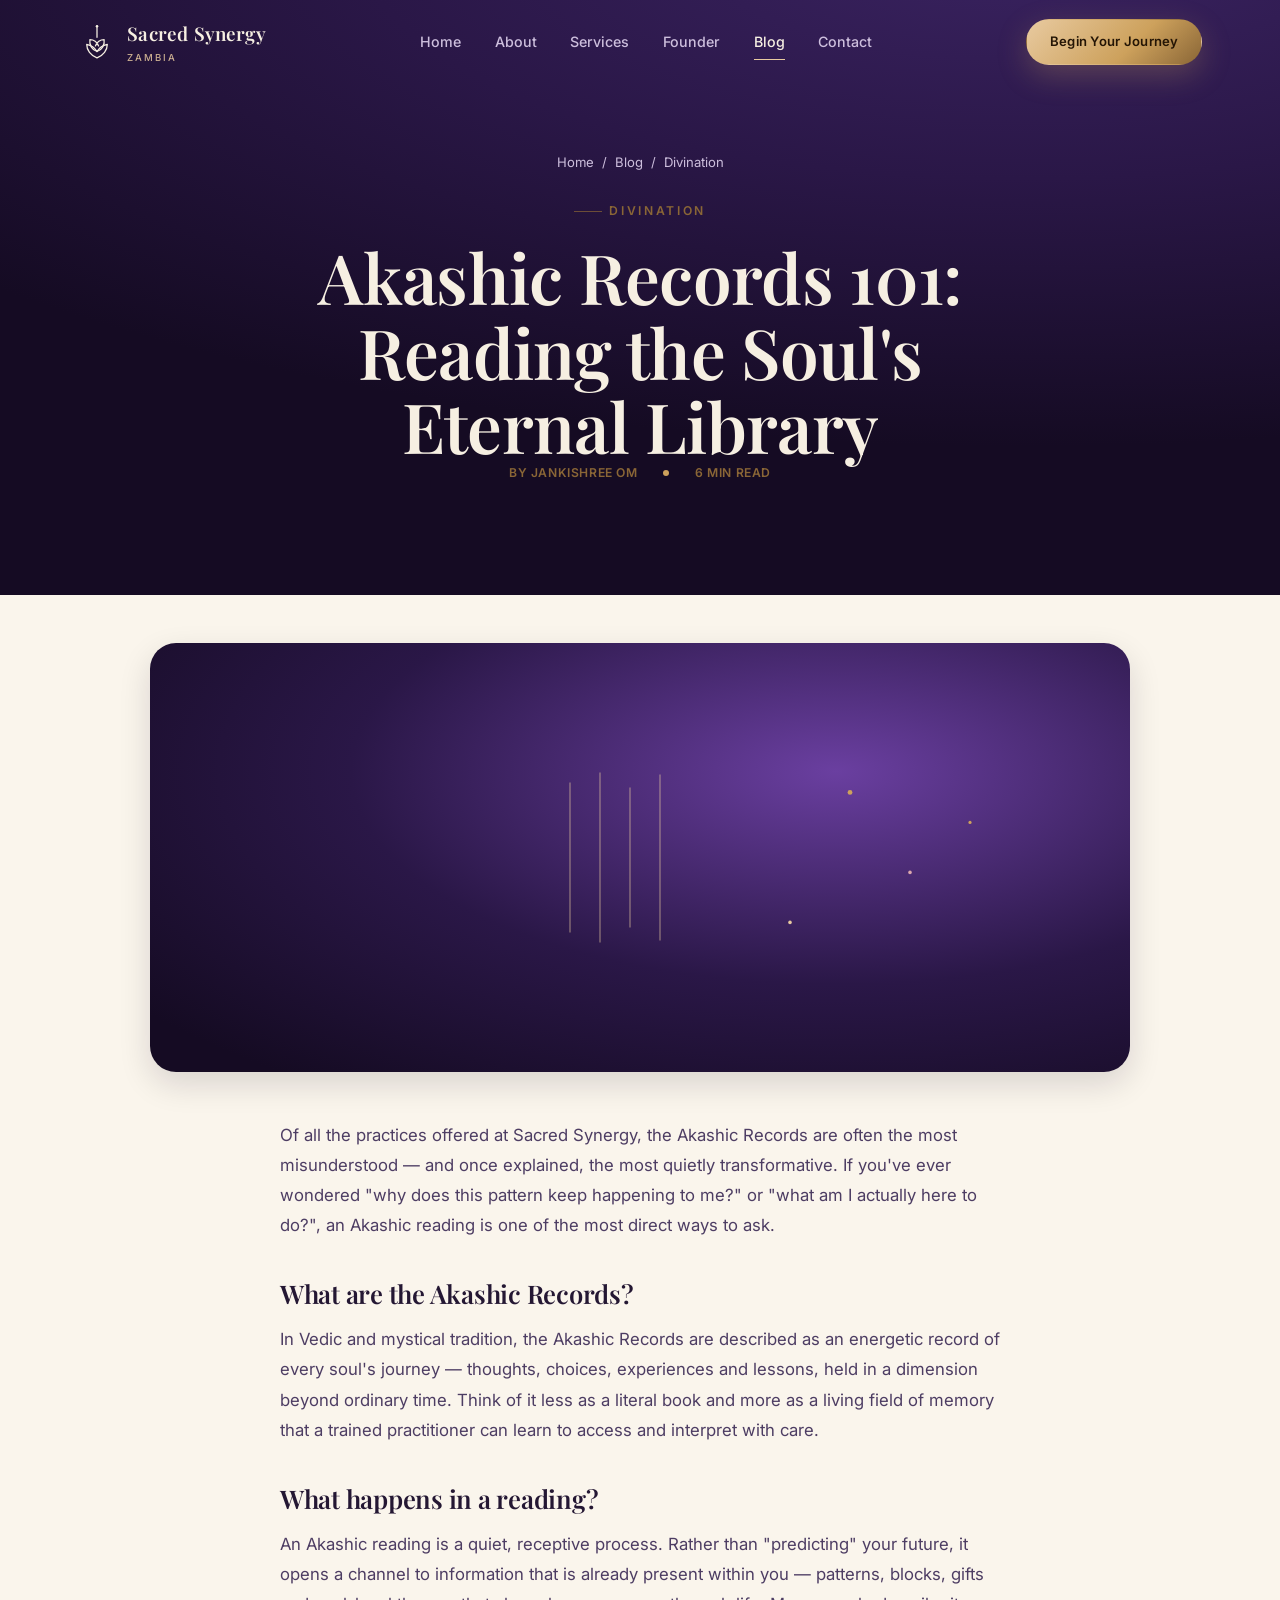
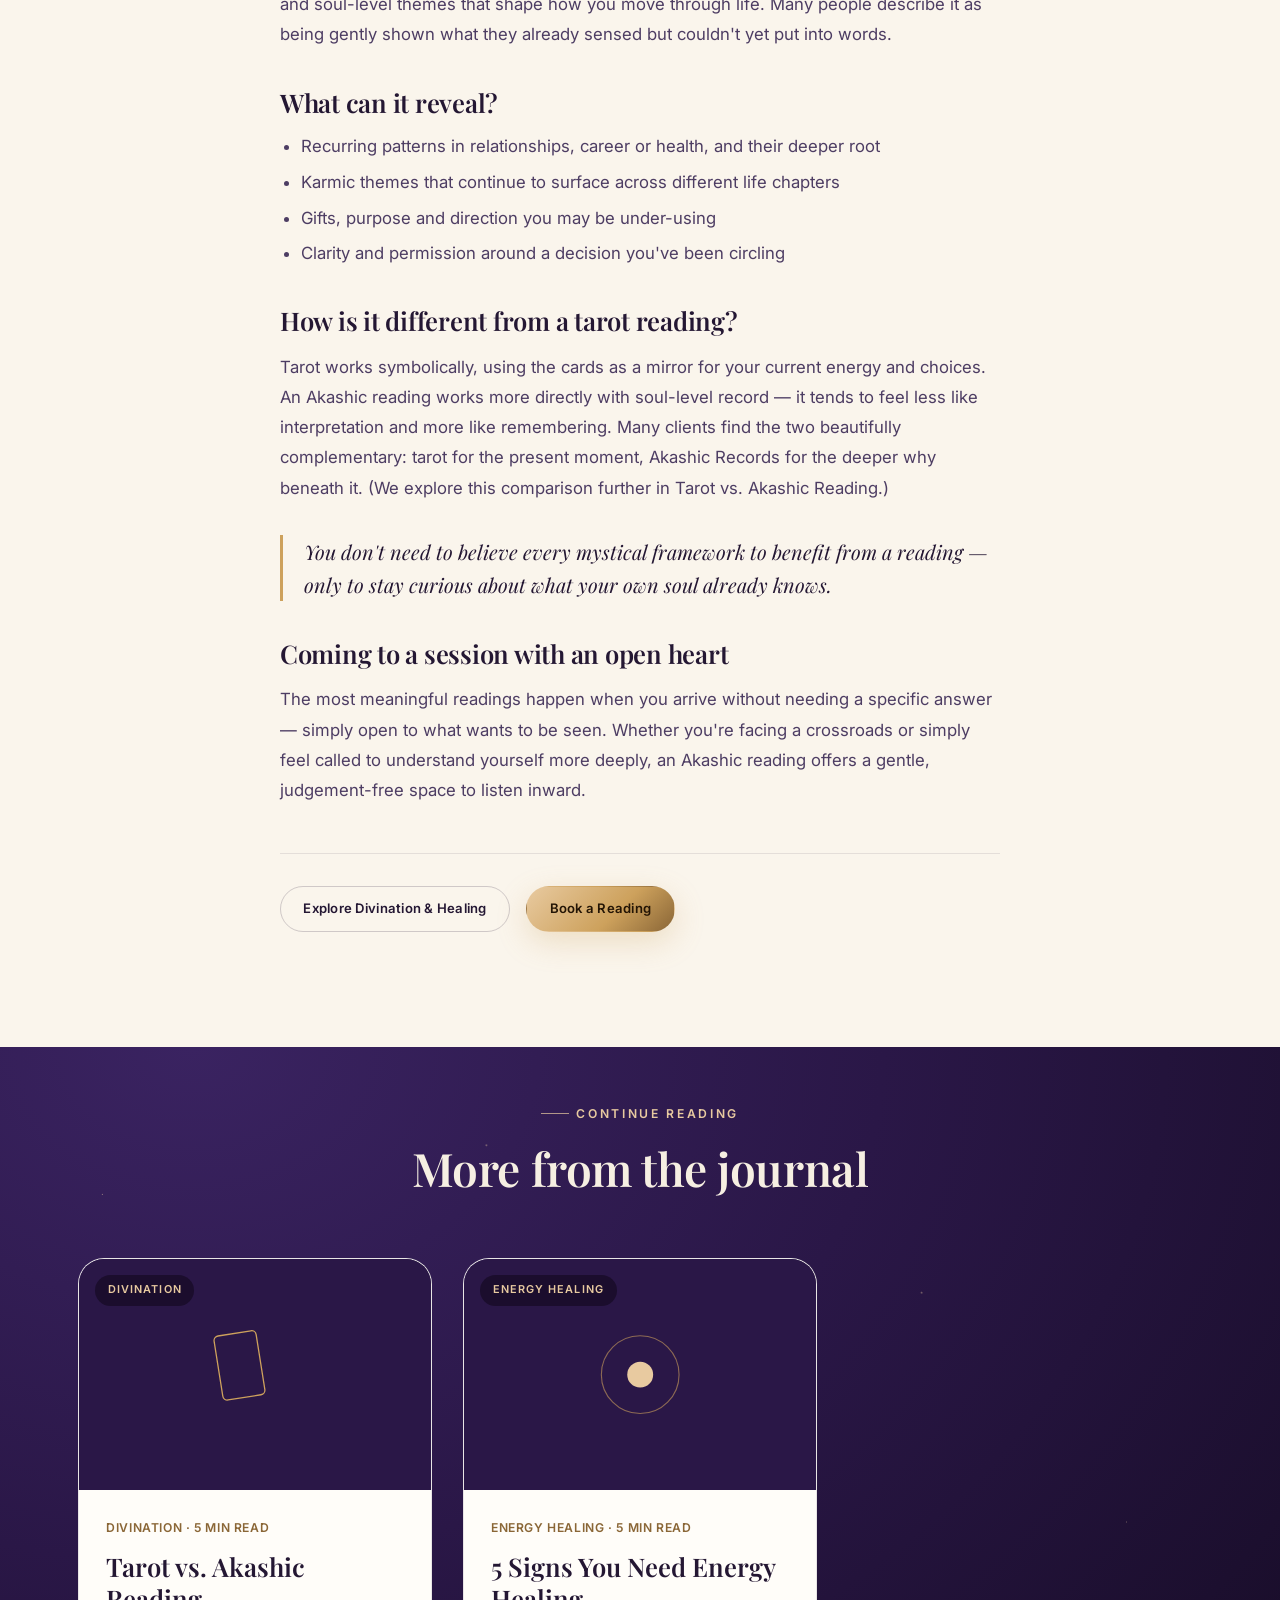
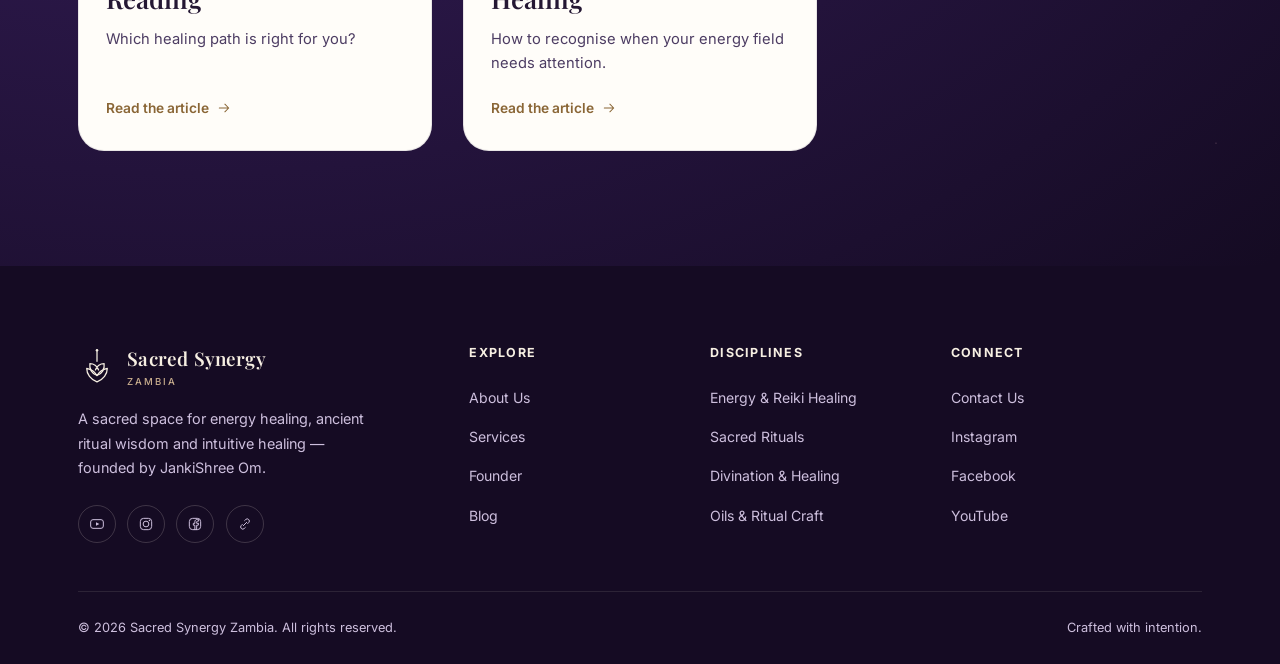
<file: blog/akashic-records-101.html>
<!doctype html>
<html lang="en">
<head>
<meta charset="UTF-8">
<meta name="viewport" content="width=device-width, initial-scale=1">
<title>Akashic Records 101 | Sacred Synergy Zambia</title>
<meta name="description" content="What are the Akashic Records, and what can a reading actually reveal? A gentle introduction to this ancient practice of soul memory.">
<link rel="canonical" href="https://sacred-synergy-zambia.netlify.app/blog/akashic-records-101.html">
<meta property="og:type" content="article">
<meta property="og:title" content="Akashic Records 101: Reading the Soul's Eternal Library">
<meta property="og:description" content="A gentle introduction to the Akashic Records and what a reading can reveal.">
<meta property="og:image" content="../assets/img/founder-ritual.jpg">
<meta name="twitter:card" content="summary_large_image">
<link rel="icon" href="../favicon.svg" type="image/svg+xml">
<link rel="preconnect" href="https://fonts.googleapis.com">
<link rel="preconnect" href="https://fonts.gstatic.com" crossorigin>
<link href="https://fonts.googleapis.com/css2?family=Playfair+Display:ital,wght@0,500;0,600;0,700;1,500&family=Inter:wght@400;500;600;700&display=swap" rel="stylesheet">
<link rel="stylesheet" href="../css/style.css">
<noscript><style>.reveal{opacity:1!important;transform:none!important;}</style></noscript>
</head>
<body>
<a class="skip-link" href="#main">Skip to content</a>

<header class="site-header" id="site-header">
  <div class="container header-inner">
    <a href="../index.html#top" class="brand">
      <span class="mark"><svg aria-hidden="true"><use href="../assets/icons.svg#i-lotus"></use></svg></span>
      <span>Sacred Synergy<small>Zambia</small></span>
    </a>
    <nav class="main-nav" id="main-nav" aria-label="Primary">
      <a href="../index.html#top">Home</a>
      <a href="../index.html#about">About</a>
      <a href="../services.html">Services</a>
      <a href="../index.html#founder">Founder</a>
      <a href="../blog.html" class="active">Blog</a>
      <a href="../index.html#contact">Contact</a>
    </nav>
    <div class="header-cta">
      <a href="../index.html#contact" class="btn btn-primary btn-sm">Begin Your Journey</a>
      <button class="nav-toggle" id="nav-toggle" aria-label="Toggle menu" aria-expanded="false" aria-controls="main-nav">
        <span></span><span></span><span></span>
      </button>
    </div>
  </div>
</header>
<div class="nav-scrim" id="nav-scrim" aria-hidden="true"></div>

<main id="main">
  <section class="page-hero">
    <div class="container">
      <div class="breadcrumb"><a href="../index.html#top">Home</a><span>/</span><a href="../blog.html">Blog</a><span>/</span><span>Divination</span></div>
      <div class="article-head reveal">
        <p class="eyebrow" style="justify-content:center;">Divination</p>
        <h1>Akashic Records 101: Reading the Soul's Eternal Library</h1>
        <p class="blog-meta">By JankiShree Om <span class="divider-dot"></span> 6 min read</p>
      </div>
    </div>
  </section>

  <section class="section section-cream" style="padding-top:3rem;">
    <div class="container">
      <div class="article-cover reveal">
        <svg viewBox="0 0 980 430" width="100%" height="100%" preserveAspectRatio="xMidYMid slice" role="img" aria-label="Abstract illustration of glowing scrolls representing the Akashic Records">
          <defs><radialGradient id="cov2" cx="70%" cy="30%" r="90%"><stop offset="0%" stop-color="#6a3fa0"/><stop offset="55%" stop-color="#2a1747"/><stop offset="100%" stop-color="#150b23"/></radialGradient></defs>
          <rect width="980" height="430" fill="url(#cov2)"/>
          <g fill="none" stroke="#e8caa0" stroke-width="1.2" opacity=".55">
            <path d="M420 140 v150 M450 130 v170 M480 145 v140 M510 132 v166"/>
          </g>
          <circle cx="700" cy="150" r="2.4" fill="#cda15c"/>
          <circle cx="760" cy="230" r="1.8" fill="#dba8ad"/>
          <circle cx="640" cy="280" r="1.8" fill="#e8caa0"/>
          <circle cx="820" cy="180" r="1.6" fill="#cda15c"/>
        </svg>
      </div>

      <article class="article-body reveal reveal-delay-1">
        <p>Of all the practices offered at Sacred Synergy, the Akashic Records are often the most misunderstood — and once explained, the most quietly transformative. If you've ever wondered "why does this pattern keep happening to me?" or "what am I actually here to do?", an Akashic reading is one of the most direct ways to ask.</p>

        <h2>What are the Akashic Records?</h2>
        <p>In Vedic and mystical tradition, the Akashic Records are described as an energetic record of every soul's journey — thoughts, choices, experiences and lessons, held in a dimension beyond ordinary time. Think of it less as a literal book and more as a living field of memory that a trained practitioner can learn to access and interpret with care.</p>

        <h2>What happens in a reading?</h2>
        <p>An Akashic reading is a quiet, receptive process. Rather than "predicting" your future, it opens a channel to information that is already present within you — patterns, blocks, gifts and soul-level themes that shape how you move through life. Many people describe it as being gently shown what they already sensed but couldn't yet put into words.</p>

        <h2>What can it reveal?</h2>
        <ul>
          <li>Recurring patterns in relationships, career or health, and their deeper root</li>
          <li>Karmic themes that continue to surface across different life chapters</li>
          <li>Gifts, purpose and direction you may be under-using</li>
          <li>Clarity and permission around a decision you've been circling</li>
        </ul>

        <h2>How is it different from a tarot reading?</h2>
        <p>Tarot works symbolically, using the cards as a mirror for your current energy and choices. An Akashic reading works more directly with soul-level record — it tends to feel less like interpretation and more like remembering. Many clients find the two beautifully complementary: tarot for the present moment, Akashic Records for the deeper why beneath it. (We explore this comparison further in <a href="tarot-vs-akashic-reading.html">Tarot vs. Akashic Reading</a>.)</p>

        <blockquote>You don't need to believe every mystical framework to benefit from a reading — only to stay curious about what your own soul already knows.</blockquote>

        <h2>Coming to a session with an open heart</h2>
        <p>The most meaningful readings happen when you arrive without needing a specific answer — simply open to what wants to be seen. Whether you're facing a crossroads or simply feel called to understand yourself more deeply, an Akashic reading offers a gentle, judgement-free space to listen inward.</p>
      </article>

      <div class="article-share reveal">
        <a href="../services.html#divination" class="btn btn-ghost-dark btn-sm">Explore Divination &amp; Healing</a>
        <a href="../index.html#contact" class="btn btn-primary btn-sm">Book a Reading</a>
      </div>
    </div>
  </section>

  <section class="section section-plum" style="padding-top:3rem;">
    <div class="container">
      <div class="section-head center reveal">
        <p class="eyebrow">Continue Reading</p>
        <h2>More from the journal</h2>
      </div>
      <div class="blog-grid">
        <article class="blog-card reveal">
          <a href="tarot-vs-akashic-reading.html" class="blog-thumb" aria-hidden="true">
            <span class="cat">Divination</span>
            <svg viewBox="0 0 400 250" preserveAspectRatio="xMidYMid slice"><rect width="400" height="250" fill="#2a1747"/><rect x="160" y="80" width="46" height="70" rx="5" fill="none" stroke="#cda15c" stroke-width="1.4" transform="rotate(-9 183 115)"/></svg>
          </a>
          <div class="blog-body">
            <span class="blog-meta">Divination · 5 min read</span>
            <h3><a href="tarot-vs-akashic-reading.html">Tarot vs. Akashic Reading</a></h3>
            <p>Which healing path is right for you?</p>
            <a href="tarot-vs-akashic-reading.html" class="card-link">Read the article <svg aria-hidden="true"><use href="../assets/icons.svg#i-arrow-right"></use></svg></a>
          </div>
        </article>
        <article class="blog-card reveal reveal-delay-1">
          <a href="energy-healing-signs.html" class="blog-thumb" aria-hidden="true">
            <span class="cat">Energy Healing</span>
            <svg viewBox="0 0 400 250" preserveAspectRatio="xMidYMid slice"><rect width="400" height="250" fill="#2a1747"/><circle cx="200" cy="125" r="14" fill="#e8caa0"/><circle cx="200" cy="125" r="42" fill="none" stroke="#cda15c" stroke-width="1.2" opacity=".6"/></svg>
          </a>
          <div class="blog-body">
            <span class="blog-meta">Energy Healing · 5 min read</span>
            <h3><a href="energy-healing-signs.html">5 Signs You Need Energy Healing</a></h3>
            <p>How to recognise when your energy field needs attention.</p>
            <a href="energy-healing-signs.html" class="card-link">Read the article <svg aria-hidden="true"><use href="../assets/icons.svg#i-arrow-right"></use></svg></a>
          </div>
        </article>
      </div>
    </div>
  </section>
</main>

<footer class="site-footer">
  <div class="container">
    <div class="footer-grid">
      <div class="footer-brand">
        <a href="../index.html#top" class="brand">
          <span class="mark"><svg aria-hidden="true"><use href="../assets/icons.svg#i-lotus"></use></svg></span>
          <span>Sacred Synergy<small>Zambia</small></span>
        </a>
        <p>A sacred space for energy healing, ancient ritual wisdom and intuitive healing — founded by JankiShree Om.</p>
        <div class="footer-social">
          <a href="https://youtube.com/@janakishreeom?si=fjiYfJjjqQI-4890" target="_blank" rel="noopener noreferrer" aria-label="YouTube"><svg aria-hidden="true"><use href="../assets/icons.svg#i-youtube"></use></svg></a>
          <a href="https://www.instagram.com/sacred_synergy_zm?stkn=MTUybzYxdnB4d3AzaA==" target="_blank" rel="noopener noreferrer" aria-label="Instagram"><svg aria-hidden="true"><use href="../assets/icons.svg#i-instagram"></use></svg></a>
          <a href="https://www.facebook.com/share/19rTtwJU9G/?mibextid=wwXIfr" target="_blank" rel="noopener noreferrer" aria-label="Facebook"><svg aria-hidden="true"><use href="../assets/icons.svg#i-facebook"></use></svg></a>
          <a href="https://linktr.ee/JankiShree" target="_blank" rel="noopener noreferrer" aria-label="Linktree"><svg aria-hidden="true"><use href="../assets/icons.svg#i-link"></use></svg></a>
        </div>
      </div>
      <div class="footer-col">
        <h4>Explore</h4>
        <ul>
          <li><a href="../index.html#about">About Us</a></li>
          <li><a href="../services.html">Services</a></li>
          <li><a href="../index.html#founder">Founder</a></li>
          <li><a href="../blog.html">Blog</a></li>
        </ul>
      </div>
      <div class="footer-col">
        <h4>Disciplines</h4>
        <ul>
          <li><a href="../services.html#energy-healing">Energy &amp; Reiki Healing</a></li>
          <li><a href="../services.html#sacred-rituals">Sacred Rituals</a></li>
          <li><a href="../services.html#divination">Divination &amp; Healing</a></li>
          <li><a href="../services.html#sacred-tools">Oils &amp; Ritual Craft</a></li>
        </ul>
      </div>
      <div class="footer-col">
        <h4>Connect</h4>
        <ul>
          <li><a href="../index.html#contact">Contact Us</a></li>
          <li><a href="https://www.instagram.com/sacred_synergy_zm?stkn=MTUybzYxdnB4d3AzaA==" target="_blank" rel="noopener noreferrer">Instagram</a></li>
          <li><a href="https://www.facebook.com/share/19rTtwJU9G/?mibextid=wwXIfr" target="_blank" rel="noopener noreferrer">Facebook</a></li>
          <li><a href="https://youtube.com/@janakishreeom?si=fjiYfJjjqQI-4890" target="_blank" rel="noopener noreferrer">YouTube</a></li>
        </ul>
      </div>
    </div>
    <div class="footer-bottom">
      <span>&copy; <span id="year">2026</span> Sacred Synergy Zambia. All rights reserved.</span>
      <span>Crafted with intention.</span>
    </div>
  </div>
</footer>

<script src="../js/main.js"></script>
</body>
</html>
</file>
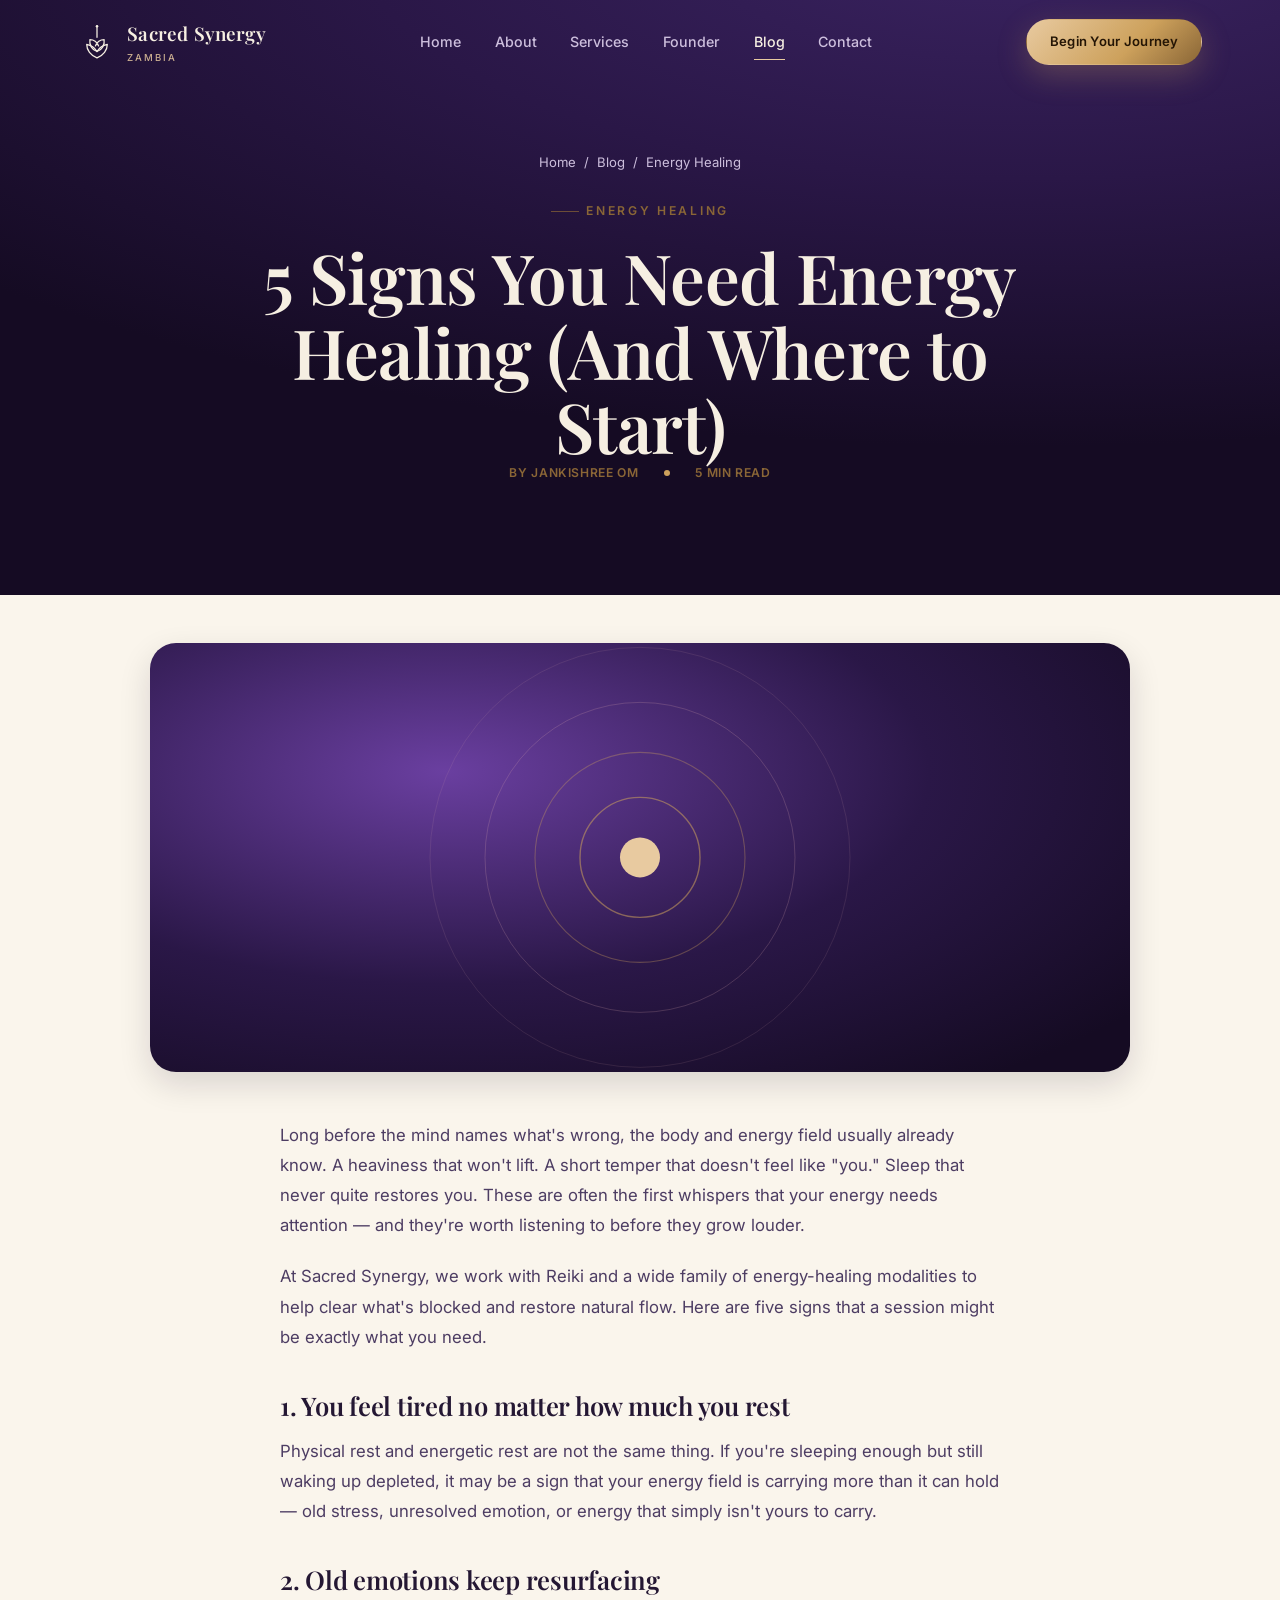
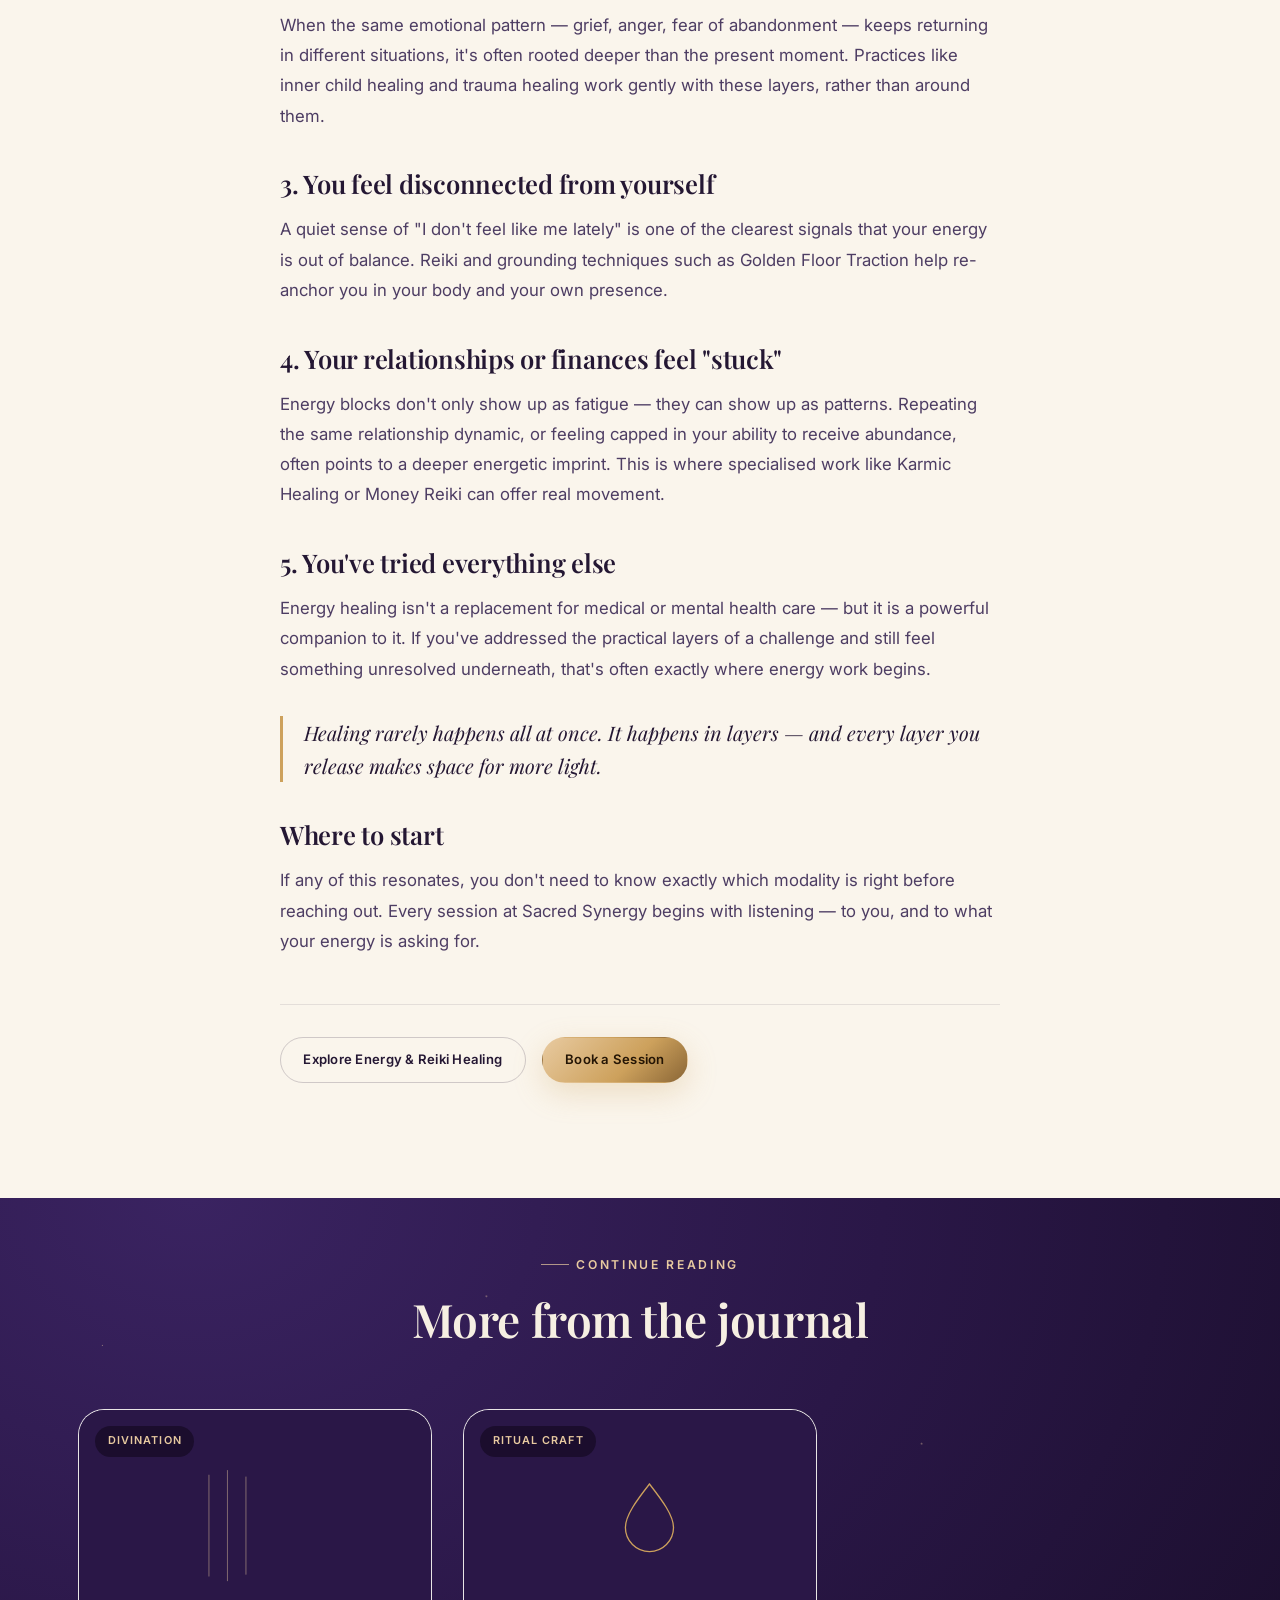
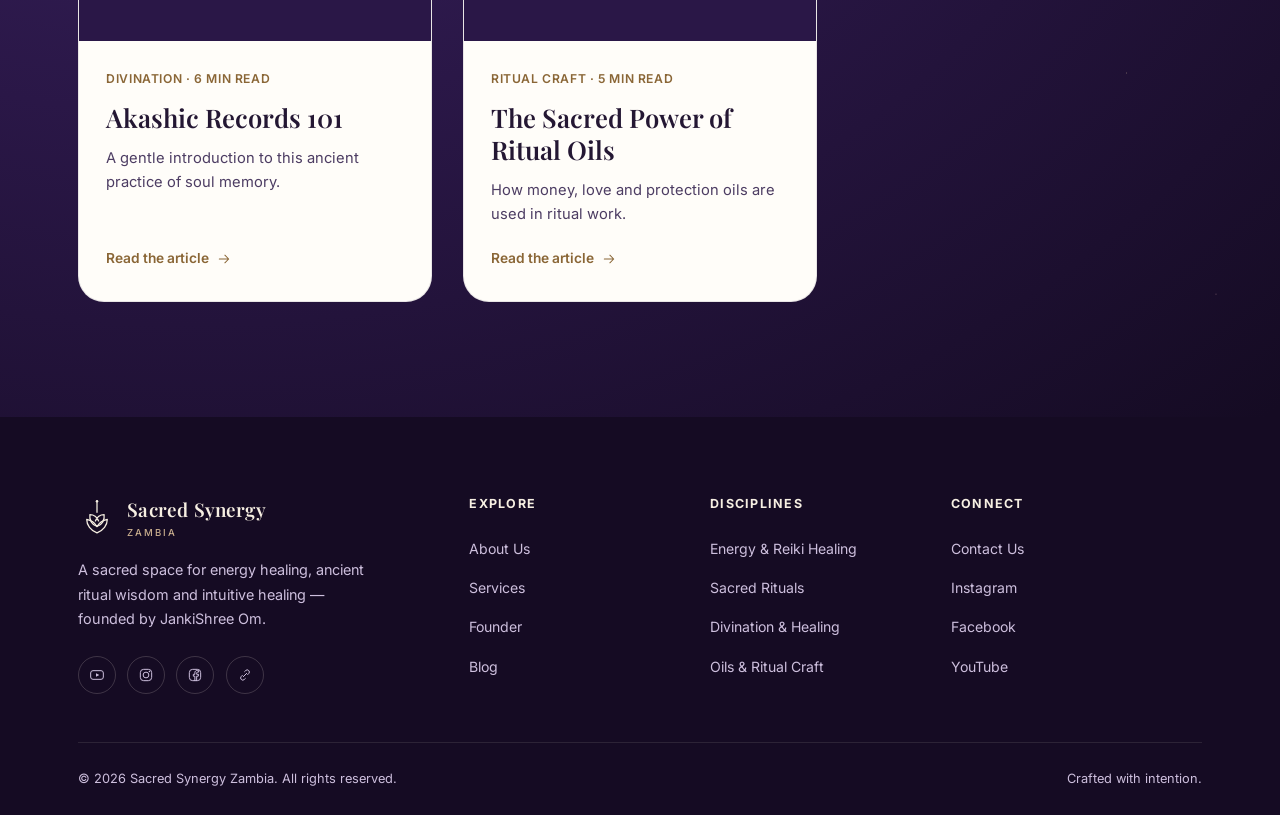
<file: blog/energy-healing-signs.html>
<!doctype html>
<html lang="en">
<head>
<meta charset="UTF-8">
<meta name="viewport" content="width=device-width, initial-scale=1">
<title>5 Signs You Need Energy Healing | Sacred Synergy Zambia</title>
<meta name="description" content="Fatigue, restlessness, feeling emotionally 'stuck' — your energy field often speaks before your mind catches up. Here are 5 signs energy healing could help.">
<link rel="canonical" href="https://sacred-synergy-zambia.netlify.app/blog/energy-healing-signs.html">
<meta property="og:type" content="article">
<meta property="og:title" content="5 Signs You Need Energy Healing (And Where to Start)">
<meta property="og:description" content="How to recognise when your energy field needs attention, and what a Reiki or energy healing session can offer.">
<meta property="og:image" content="../assets/img/founder-ethereal.jpg">
<meta name="twitter:card" content="summary_large_image">
<link rel="icon" href="../favicon.svg" type="image/svg+xml">
<link rel="preconnect" href="https://fonts.googleapis.com">
<link rel="preconnect" href="https://fonts.gstatic.com" crossorigin>
<link href="https://fonts.googleapis.com/css2?family=Playfair+Display:ital,wght@0,500;0,600;0,700;1,500&family=Inter:wght@400;500;600;700&display=swap" rel="stylesheet">
<link rel="stylesheet" href="../css/style.css">
<noscript><style>.reveal{opacity:1!important;transform:none!important;}</style></noscript>
</head>
<body>
<a class="skip-link" href="#main">Skip to content</a>

<header class="site-header" id="site-header">
  <div class="container header-inner">
    <a href="../index.html#top" class="brand">
      <span class="mark"><svg aria-hidden="true"><use href="../assets/icons.svg#i-lotus"></use></svg></span>
      <span>Sacred Synergy<small>Zambia</small></span>
    </a>
    <nav class="main-nav" id="main-nav" aria-label="Primary">
      <a href="../index.html#top">Home</a>
      <a href="../index.html#about">About</a>
      <a href="../services.html">Services</a>
      <a href="../index.html#founder">Founder</a>
      <a href="../blog.html" class="active">Blog</a>
      <a href="../index.html#contact">Contact</a>
    </nav>
    <div class="header-cta">
      <a href="../index.html#contact" class="btn btn-primary btn-sm">Begin Your Journey</a>
      <button class="nav-toggle" id="nav-toggle" aria-label="Toggle menu" aria-expanded="false" aria-controls="main-nav">
        <span></span><span></span><span></span>
      </button>
    </div>
  </div>
</header>
<div class="nav-scrim" id="nav-scrim" aria-hidden="true"></div>

<main id="main">
  <section class="page-hero">
    <div class="container">
      <div class="breadcrumb"><a href="../index.html#top">Home</a><span>/</span><a href="../blog.html">Blog</a><span>/</span><span>Energy Healing</span></div>
      <div class="article-head reveal">
        <p class="eyebrow" style="justify-content:center;">Energy Healing</p>
        <h1>5 Signs You Need Energy Healing (And Where to Start)</h1>
        <p class="blog-meta">By JankiShree Om <span class="divider-dot"></span> 5 min read</p>
      </div>
    </div>
  </section>

  <section class="section section-cream" style="padding-top:3rem;">
    <div class="container">
      <div class="article-cover reveal">
        <svg viewBox="0 0 980 430" width="100%" height="100%" preserveAspectRatio="xMidYMid slice" role="img" aria-label="Abstract illustration of concentric energy rings">
          <defs><radialGradient id="cov1" cx="30%" cy="30%" r="90%"><stop offset="0%" stop-color="#6a3fa0"/><stop offset="55%" stop-color="#2a1747"/><stop offset="100%" stop-color="#150b23"/></radialGradient></defs>
          <rect width="980" height="430" fill="url(#cov1)"/>
          <circle cx="490" cy="215" r="20" fill="#e8caa0"/>
          <circle cx="490" cy="215" r="60" fill="none" stroke="#cda15c" stroke-width="1.4" opacity=".55"/>
          <circle cx="490" cy="215" r="105" fill="none" stroke="#cda15c" stroke-width="1.1" opacity=".35"/>
          <circle cx="490" cy="215" r="155" fill="none" stroke="#dba8ad" stroke-width="1" opacity=".22"/>
          <circle cx="490" cy="215" r="210" fill="none" stroke="#dba8ad" stroke-width="1" opacity=".12"/>
        </svg>
      </div>

      <article class="article-body reveal reveal-delay-1">
        <p>Long before the mind names what's wrong, the body and energy field usually already know. A heaviness that won't lift. A short temper that doesn't feel like "you." Sleep that never quite restores you. These are often the first whispers that your energy needs attention — and they're worth listening to before they grow louder.</p>

        <p>At Sacred Synergy, we work with Reiki and a wide family of energy-healing modalities to help clear what's blocked and restore natural flow. Here are five signs that a session might be exactly what you need.</p>

        <h2>1. You feel tired no matter how much you rest</h2>
        <p>Physical rest and energetic rest are not the same thing. If you're sleeping enough but still waking up depleted, it may be a sign that your energy field is carrying more than it can hold — old stress, unresolved emotion, or energy that simply isn't yours to carry.</p>

        <h2>2. Old emotions keep resurfacing</h2>
        <p>When the same emotional pattern — grief, anger, fear of abandonment — keeps returning in different situations, it's often rooted deeper than the present moment. Practices like inner child healing and trauma healing work gently with these layers, rather than around them.</p>

        <h2>3. You feel disconnected from yourself</h2>
        <p>A quiet sense of "I don't feel like me lately" is one of the clearest signals that your energy is out of balance. Reiki and grounding techniques such as Golden Floor Traction help re-anchor you in your body and your own presence.</p>

        <h2>4. Your relationships or finances feel "stuck"</h2>
        <p>Energy blocks don't only show up as fatigue — they can show up as patterns. Repeating the same relationship dynamic, or feeling capped in your ability to receive abundance, often points to a deeper energetic imprint. This is where specialised work like Karmic Healing or Money Reiki can offer real movement.</p>

        <h2>5. You've tried everything else</h2>
        <p>Energy healing isn't a replacement for medical or mental health care — but it is a powerful companion to it. If you've addressed the practical layers of a challenge and still feel something unresolved underneath, that's often exactly where energy work begins.</p>

        <blockquote>Healing rarely happens all at once. It happens in layers — and every layer you release makes space for more light.</blockquote>

        <h2>Where to start</h2>
        <p>If any of this resonates, you don't need to know exactly which modality is right before reaching out. Every session at Sacred Synergy begins with listening — to you, and to what your energy is asking for.</p>
      </article>

      <div class="article-share reveal">
        <a href="../services.html#energy-healing" class="btn btn-ghost-dark btn-sm">Explore Energy &amp; Reiki Healing</a>
        <a href="../index.html#contact" class="btn btn-primary btn-sm">Book a Session</a>
      </div>
    </div>
  </section>

  <section class="section section-plum" style="padding-top:3rem;">
    <div class="container">
      <div class="section-head center reveal">
        <p class="eyebrow">Continue Reading</p>
        <h2>More from the journal</h2>
      </div>
      <div class="blog-grid">
        <article class="blog-card reveal">
          <a href="akashic-records-101.html" class="blog-thumb" aria-hidden="true">
            <span class="cat">Divination</span>
            <svg viewBox="0 0 400 250" preserveAspectRatio="xMidYMid slice"><rect width="400" height="250" fill="#2a1747"/><g fill="none" stroke="#e8caa0" stroke-width="1"><path d="M150 70 v110 M170 65 v120 M190 72 v106" opacity=".5"/></g></svg>
          </a>
          <div class="blog-body">
            <span class="blog-meta">Divination · 6 min read</span>
            <h3><a href="akashic-records-101.html">Akashic Records 101</a></h3>
            <p>A gentle introduction to this ancient practice of soul memory.</p>
            <a href="akashic-records-101.html" class="card-link">Read the article <svg aria-hidden="true"><use href="../assets/icons.svg#i-arrow-right"></use></svg></a>
          </div>
        </article>
        <article class="blog-card reveal reveal-delay-1">
          <a href="sacred-ritual-oils.html" class="blog-thumb" aria-hidden="true">
            <span class="cat">Ritual Craft</span>
            <svg viewBox="0 0 400 250" preserveAspectRatio="xMidYMid slice"><rect width="400" height="250" fill="#2a1747"/><path d="M210 80c14 18 26 34 26 47a26 26 0 1 1-52 0c0-13 12-29 26-47Z" fill="none" stroke="#cda15c" stroke-width="1.4"/></svg>
          </a>
          <div class="blog-body">
            <span class="blog-meta">Ritual Craft · 5 min read</span>
            <h3><a href="sacred-ritual-oils.html">The Sacred Power of Ritual Oils</a></h3>
            <p>How money, love and protection oils are used in ritual work.</p>
            <a href="sacred-ritual-oils.html" class="card-link">Read the article <svg aria-hidden="true"><use href="../assets/icons.svg#i-arrow-right"></use></svg></a>
          </div>
        </article>
      </div>
    </div>
  </section>
</main>

<footer class="site-footer">
  <div class="container">
    <div class="footer-grid">
      <div class="footer-brand">
        <a href="../index.html#top" class="brand">
          <span class="mark"><svg aria-hidden="true"><use href="../assets/icons.svg#i-lotus"></use></svg></span>
          <span>Sacred Synergy<small>Zambia</small></span>
        </a>
        <p>A sacred space for energy healing, ancient ritual wisdom and intuitive healing — founded by JankiShree Om.</p>
        <div class="footer-social">
          <a href="https://youtube.com/@janakishreeom?si=fjiYfJjjqQI-4890" target="_blank" rel="noopener noreferrer" aria-label="YouTube"><svg aria-hidden="true"><use href="../assets/icons.svg#i-youtube"></use></svg></a>
          <a href="https://www.instagram.com/sacred_synergy_zm?stkn=MTUybzYxdnB4d3AzaA==" target="_blank" rel="noopener noreferrer" aria-label="Instagram"><svg aria-hidden="true"><use href="../assets/icons.svg#i-instagram"></use></svg></a>
          <a href="https://www.facebook.com/share/19rTtwJU9G/?mibextid=wwXIfr" target="_blank" rel="noopener noreferrer" aria-label="Facebook"><svg aria-hidden="true"><use href="../assets/icons.svg#i-facebook"></use></svg></a>
          <a href="https://linktr.ee/JankiShree" target="_blank" rel="noopener noreferrer" aria-label="Linktree"><svg aria-hidden="true"><use href="../assets/icons.svg#i-link"></use></svg></a>
        </div>
      </div>
      <div class="footer-col">
        <h4>Explore</h4>
        <ul>
          <li><a href="../index.html#about">About Us</a></li>
          <li><a href="../services.html">Services</a></li>
          <li><a href="../index.html#founder">Founder</a></li>
          <li><a href="../blog.html">Blog</a></li>
        </ul>
      </div>
      <div class="footer-col">
        <h4>Disciplines</h4>
        <ul>
          <li><a href="../services.html#energy-healing">Energy &amp; Reiki Healing</a></li>
          <li><a href="../services.html#sacred-rituals">Sacred Rituals</a></li>
          <li><a href="../services.html#divination">Divination &amp; Healing</a></li>
          <li><a href="../services.html#sacred-tools">Oils &amp; Ritual Craft</a></li>
        </ul>
      </div>
      <div class="footer-col">
        <h4>Connect</h4>
        <ul>
          <li><a href="../index.html#contact">Contact Us</a></li>
          <li><a href="https://www.instagram.com/sacred_synergy_zm?stkn=MTUybzYxdnB4d3AzaA==" target="_blank" rel="noopener noreferrer">Instagram</a></li>
          <li><a href="https://www.facebook.com/share/19rTtwJU9G/?mibextid=wwXIfr" target="_blank" rel="noopener noreferrer">Facebook</a></li>
          <li><a href="https://youtube.com/@janakishreeom?si=fjiYfJjjqQI-4890" target="_blank" rel="noopener noreferrer">YouTube</a></li>
        </ul>
      </div>
    </div>
    <div class="footer-bottom">
      <span>&copy; <span id="year">2026</span> Sacred Synergy Zambia. All rights reserved.</span>
      <span>Crafted with intention.</span>
    </div>
  </div>
</footer>

<script src="../js/main.js"></script>
</body>
</html>
</file>
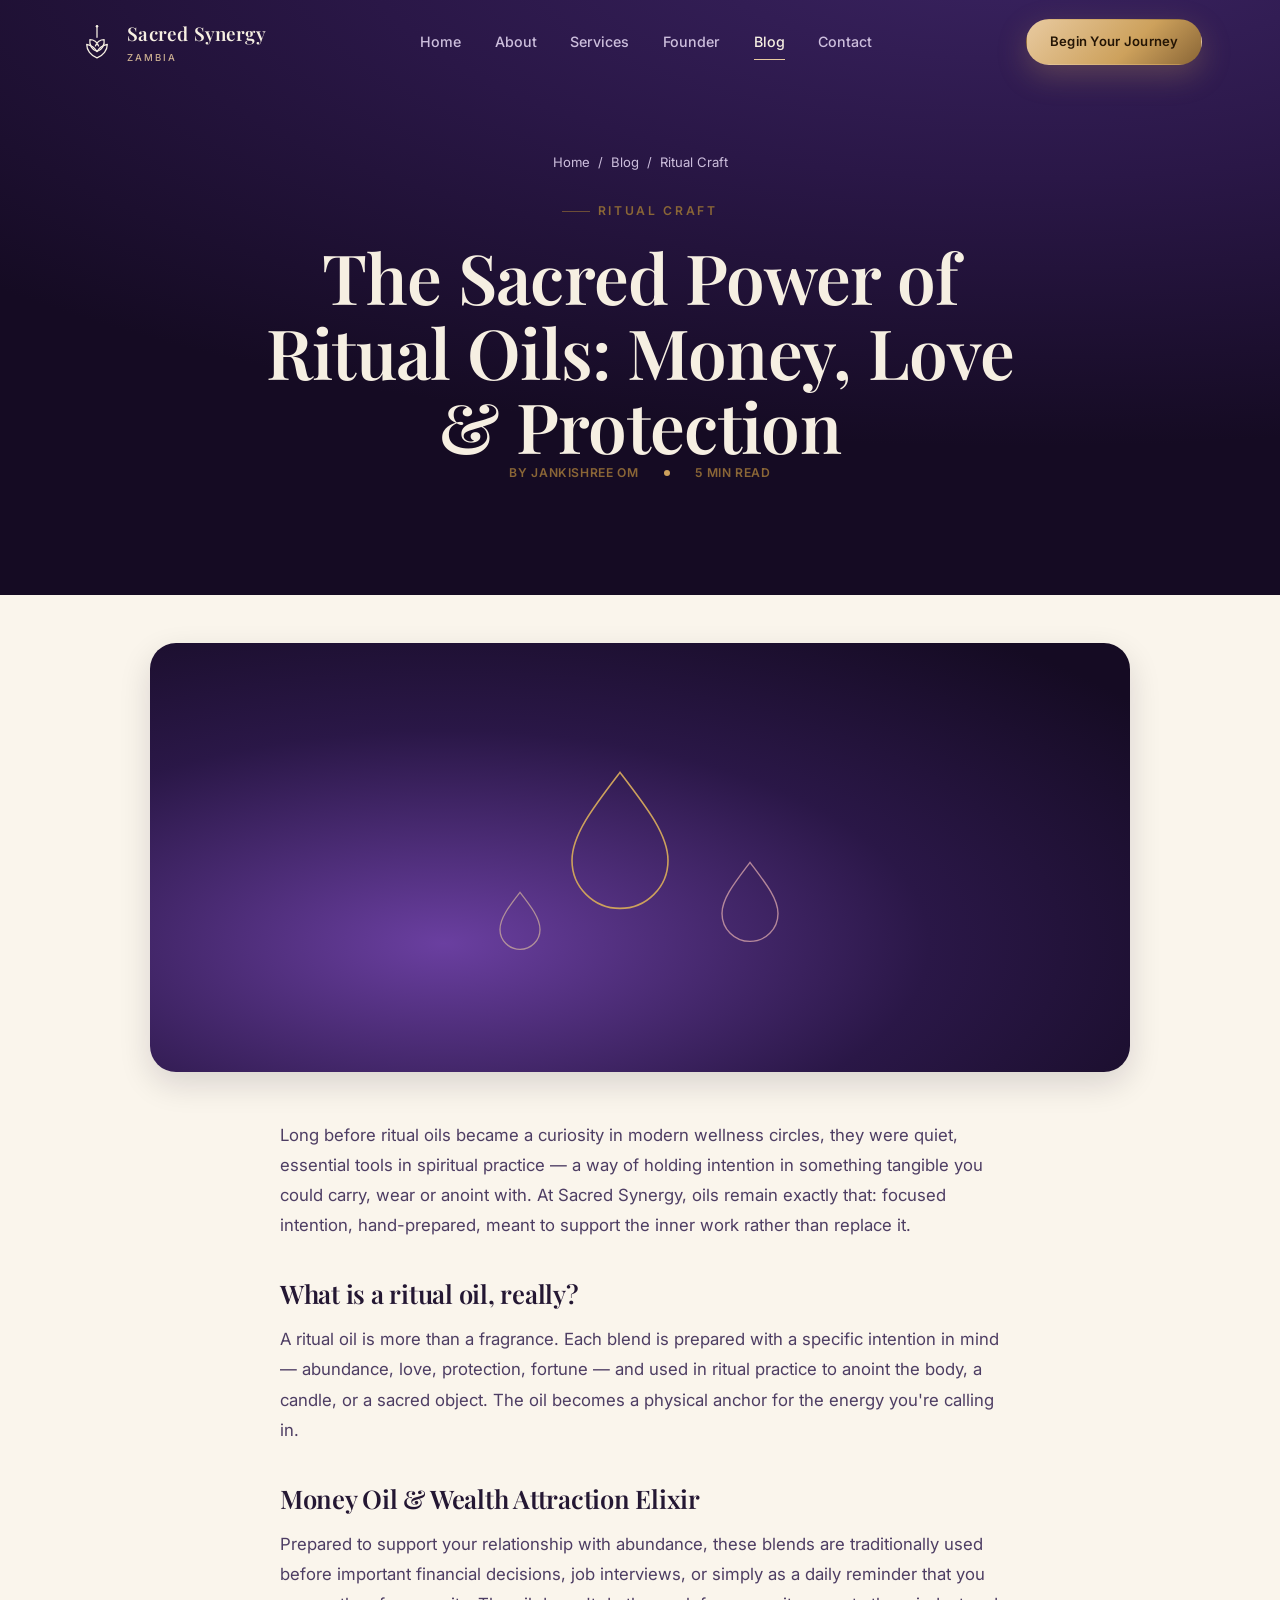
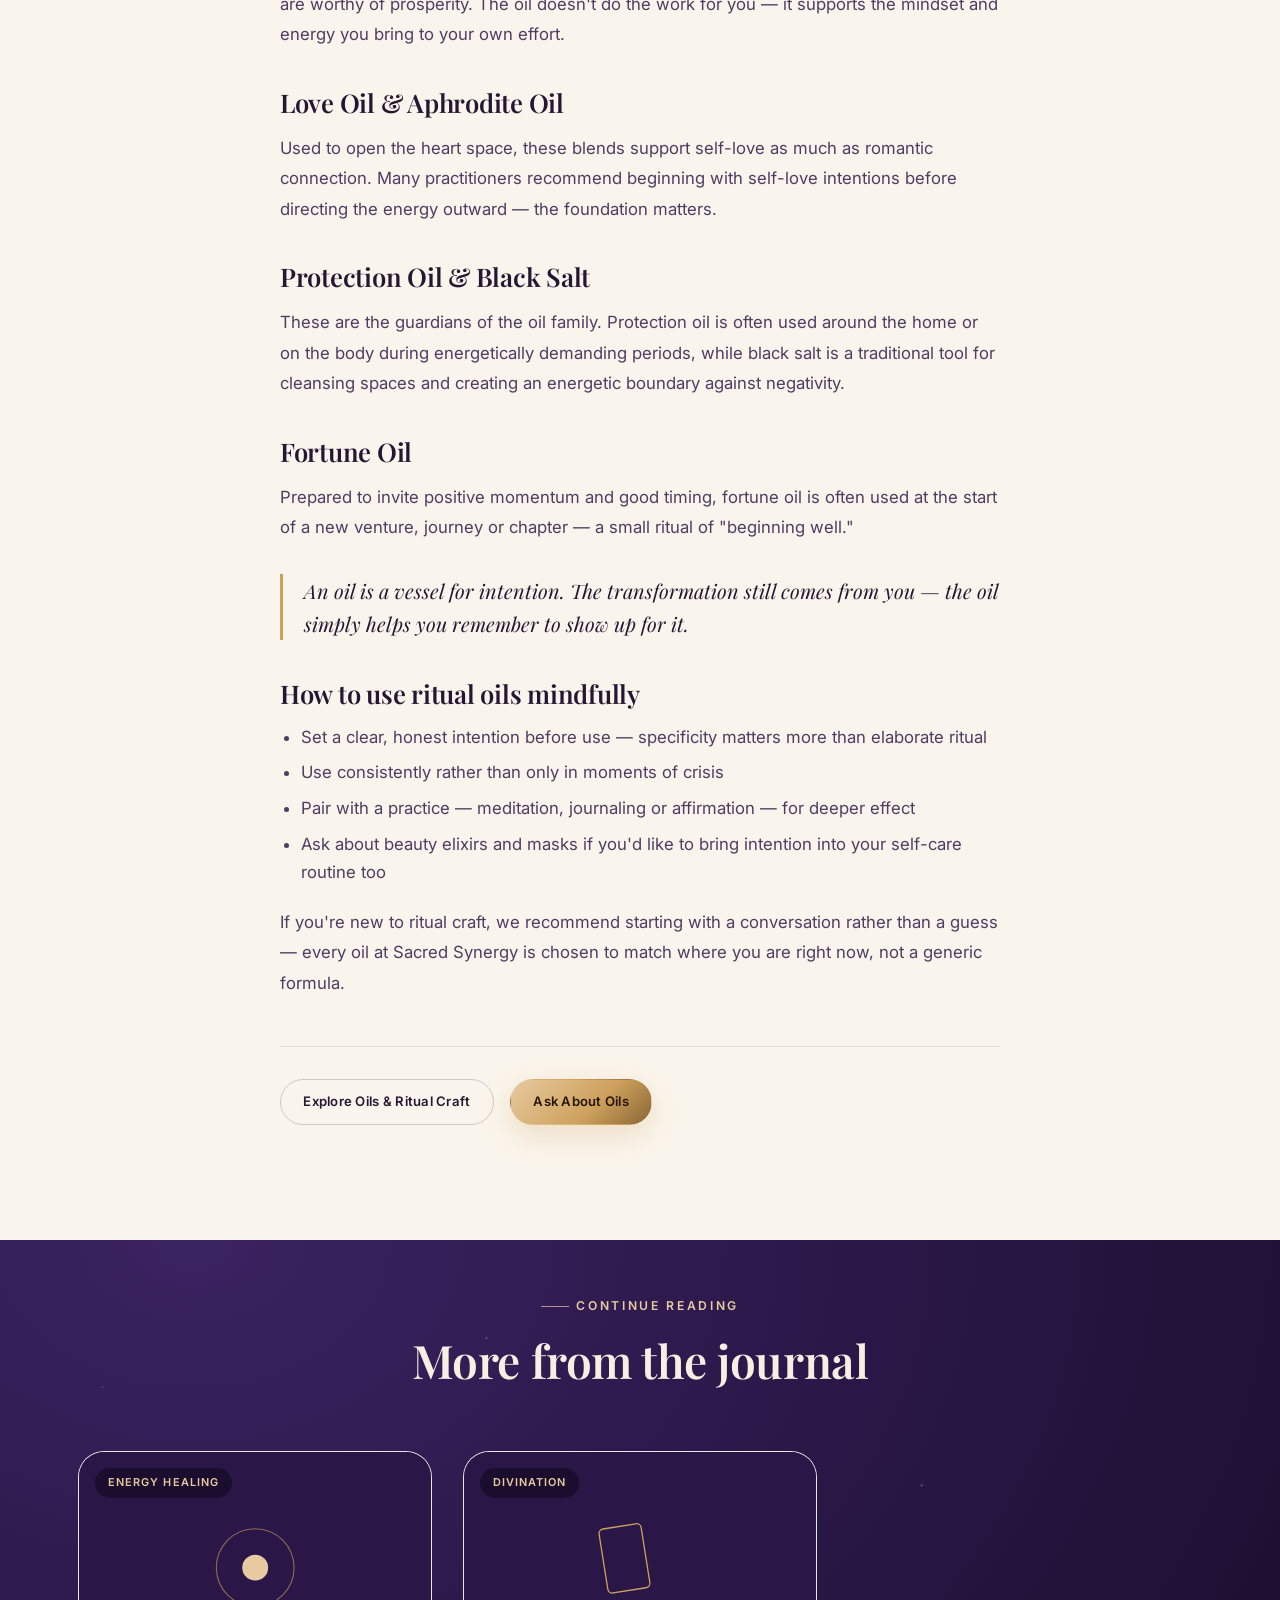
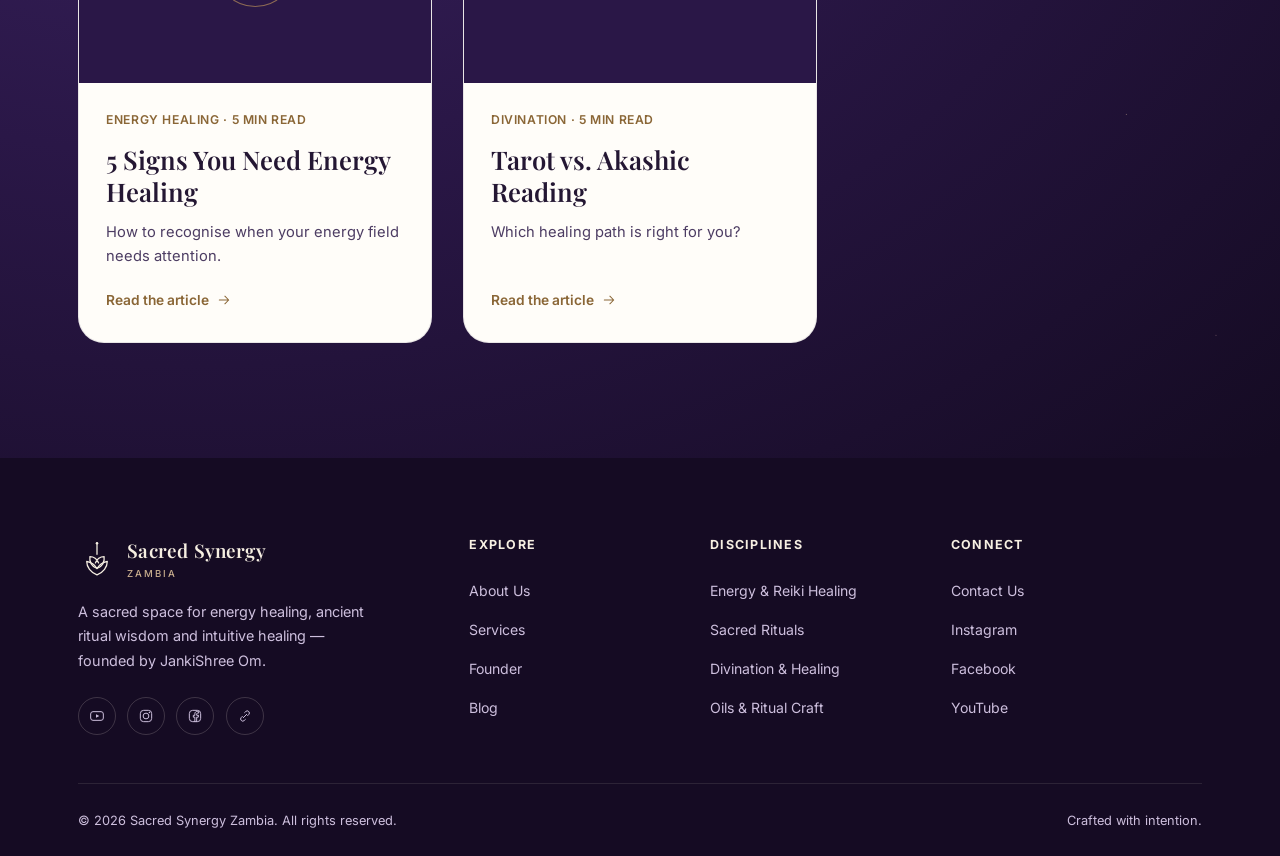
<file: blog/sacred-ritual-oils.html>
<!doctype html>
<html lang="en">
<head>
<meta charset="UTF-8">
<meta name="viewport" content="width=device-width, initial-scale=1">
<title>The Sacred Power of Ritual Oils | Sacred Synergy Zambia</title>
<meta name="description" content="How hand-prepared ritual oils like money oil, love oil and protection oil are used in intention-setting and ritual work.">
<link rel="canonical" href="https://sacred-synergy-zambia.netlify.app/blog/sacred-ritual-oils.html">
<meta property="og:type" content="article">
<meta property="og:title" content="The Sacred Power of Ritual Oils: Money, Love & Protection">
<meta property="og:description" content="How hand-prepared ritual oils are used in intention-setting and ritual work.">
<meta property="og:image" content="../assets/img/founder-closeup.jpg">
<meta name="twitter:card" content="summary_large_image">
<link rel="icon" href="../favicon.svg" type="image/svg+xml">
<link rel="preconnect" href="https://fonts.googleapis.com">
<link rel="preconnect" href="https://fonts.gstatic.com" crossorigin>
<link href="https://fonts.googleapis.com/css2?family=Playfair+Display:ital,wght@0,500;0,600;0,700;1,500&family=Inter:wght@400;500;600;700&display=swap" rel="stylesheet">
<link rel="stylesheet" href="../css/style.css">
<noscript><style>.reveal{opacity:1!important;transform:none!important;}</style></noscript>
</head>
<body>
<a class="skip-link" href="#main">Skip to content</a>

<header class="site-header" id="site-header">
  <div class="container header-inner">
    <a href="../index.html#top" class="brand">
      <span class="mark"><svg aria-hidden="true"><use href="../assets/icons.svg#i-lotus"></use></svg></span>
      <span>Sacred Synergy<small>Zambia</small></span>
    </a>
    <nav class="main-nav" id="main-nav" aria-label="Primary">
      <a href="../index.html#top">Home</a>
      <a href="../index.html#about">About</a>
      <a href="../services.html">Services</a>
      <a href="../index.html#founder">Founder</a>
      <a href="../blog.html" class="active">Blog</a>
      <a href="../index.html#contact">Contact</a>
    </nav>
    <div class="header-cta">
      <a href="../index.html#contact" class="btn btn-primary btn-sm">Begin Your Journey</a>
      <button class="nav-toggle" id="nav-toggle" aria-label="Toggle menu" aria-expanded="false" aria-controls="main-nav">
        <span></span><span></span><span></span>
      </button>
    </div>
  </div>
</header>
<div class="nav-scrim" id="nav-scrim" aria-hidden="true"></div>

<main id="main">
  <section class="page-hero">
    <div class="container">
      <div class="breadcrumb"><a href="../index.html#top">Home</a><span>/</span><a href="../blog.html">Blog</a><span>/</span><span>Ritual Craft</span></div>
      <div class="article-head reveal">
        <p class="eyebrow" style="justify-content:center;">Ritual Craft</p>
        <h1>The Sacred Power of Ritual Oils: Money, Love &amp; Protection</h1>
        <p class="blog-meta">By JankiShree Om <span class="divider-dot"></span> 5 min read</p>
      </div>
    </div>
  </section>

  <section class="section section-cream" style="padding-top:3rem;">
    <div class="container">
      <div class="article-cover reveal">
        <svg viewBox="0 0 980 430" width="100%" height="100%" preserveAspectRatio="xMidYMid slice" role="img" aria-label="Abstract illustration of ritual oil bottles">
          <defs><radialGradient id="cov3" cx="30%" cy="70%" r="90%"><stop offset="0%" stop-color="#6a3fa0"/><stop offset="55%" stop-color="#2a1747"/><stop offset="100%" stop-color="#150b23"/></radialGradient></defs>
          <rect width="980" height="430" fill="url(#cov3)"/>
          <path d="M470 130c26 34 48 62 48 88a48 48 0 1 1-96 0c0-26 22-54 48-88Z" fill="none" stroke="#cda15c" stroke-width="1.6"/>
          <path d="M600 220c15 20 28 36 28 51a28 28 0 1 1-56 0c0-15 13-31 28-51Z" fill="none" stroke="#dba8ad" stroke-width="1.4" opacity=".75"/>
          <path d="M370 250c11 14 20 26 20 37a20 20 0 1 1-40 0c0-11 9-23 20-37Z" fill="none" stroke="#e8caa0" stroke-width="1.3" opacity=".6"/>
        </svg>
      </div>

      <article class="article-body reveal reveal-delay-1">
        <p>Long before ritual oils became a curiosity in modern wellness circles, they were quiet, essential tools in spiritual practice — a way of holding intention in something tangible you could carry, wear or anoint with. At Sacred Synergy, oils remain exactly that: focused intention, hand-prepared, meant to support the inner work rather than replace it.</p>

        <h2>What is a ritual oil, really?</h2>
        <p>A ritual oil is more than a fragrance. Each blend is prepared with a specific intention in mind — abundance, love, protection, fortune — and used in ritual practice to anoint the body, a candle, or a sacred object. The oil becomes a physical anchor for the energy you're calling in.</p>

        <h2>Money Oil &amp; Wealth Attraction Elixir</h2>
        <p>Prepared to support your relationship with abundance, these blends are traditionally used before important financial decisions, job interviews, or simply as a daily reminder that you are worthy of prosperity. The oil doesn't do the work for you — it supports the mindset and energy you bring to your own effort.</p>

        <h2>Love Oil &amp; Aphrodite Oil</h2>
        <p>Used to open the heart space, these blends support self-love as much as romantic connection. Many practitioners recommend beginning with self-love intentions before directing the energy outward — the foundation matters.</p>

        <h2>Protection Oil &amp; Black Salt</h2>
        <p>These are the guardians of the oil family. Protection oil is often used around the home or on the body during energetically demanding periods, while black salt is a traditional tool for cleansing spaces and creating an energetic boundary against negativity.</p>

        <h2>Fortune Oil</h2>
        <p>Prepared to invite positive momentum and good timing, fortune oil is often used at the start of a new venture, journey or chapter — a small ritual of "beginning well."</p>

        <blockquote>An oil is a vessel for intention. The transformation still comes from you — the oil simply helps you remember to show up for it.</blockquote>

        <h2>How to use ritual oils mindfully</h2>
        <ul>
          <li>Set a clear, honest intention before use — specificity matters more than elaborate ritual</li>
          <li>Use consistently rather than only in moments of crisis</li>
          <li>Pair with a practice — meditation, journaling or affirmation — for deeper effect</li>
          <li>Ask about beauty elixirs and masks if you'd like to bring intention into your self-care routine too</li>
        </ul>

        <p>If you're new to ritual craft, we recommend starting with a conversation rather than a guess — every oil at Sacred Synergy is chosen to match where you are right now, not a generic formula.</p>
      </article>

      <div class="article-share reveal">
        <a href="../services.html#sacred-tools" class="btn btn-ghost-dark btn-sm">Explore Oils &amp; Ritual Craft</a>
        <a href="../index.html#contact" class="btn btn-primary btn-sm">Ask About Oils</a>
      </div>
    </div>
  </section>

  <section class="section section-plum" style="padding-top:3rem;">
    <div class="container">
      <div class="section-head center reveal">
        <p class="eyebrow">Continue Reading</p>
        <h2>More from the journal</h2>
      </div>
      <div class="blog-grid">
        <article class="blog-card reveal">
          <a href="energy-healing-signs.html" class="blog-thumb" aria-hidden="true">
            <span class="cat">Energy Healing</span>
            <svg viewBox="0 0 400 250" preserveAspectRatio="xMidYMid slice"><rect width="400" height="250" fill="#2a1747"/><circle cx="200" cy="125" r="14" fill="#e8caa0"/><circle cx="200" cy="125" r="42" fill="none" stroke="#cda15c" stroke-width="1.2" opacity=".6"/></svg>
          </a>
          <div class="blog-body">
            <span class="blog-meta">Energy Healing · 5 min read</span>
            <h3><a href="energy-healing-signs.html">5 Signs You Need Energy Healing</a></h3>
            <p>How to recognise when your energy field needs attention.</p>
            <a href="energy-healing-signs.html" class="card-link">Read the article <svg aria-hidden="true"><use href="../assets/icons.svg#i-arrow-right"></use></svg></a>
          </div>
        </article>
        <article class="blog-card reveal reveal-delay-1">
          <a href="tarot-vs-akashic-reading.html" class="blog-thumb" aria-hidden="true">
            <span class="cat">Divination</span>
            <svg viewBox="0 0 400 250" preserveAspectRatio="xMidYMid slice"><rect width="400" height="250" fill="#2a1747"/><rect x="160" y="80" width="46" height="70" rx="5" fill="none" stroke="#cda15c" stroke-width="1.4" transform="rotate(-9 183 115)"/></svg>
          </a>
          <div class="blog-body">
            <span class="blog-meta">Divination · 5 min read</span>
            <h3><a href="tarot-vs-akashic-reading.html">Tarot vs. Akashic Reading</a></h3>
            <p>Which healing path is right for you?</p>
            <a href="tarot-vs-akashic-reading.html" class="card-link">Read the article <svg aria-hidden="true"><use href="../assets/icons.svg#i-arrow-right"></use></svg></a>
          </div>
        </article>
      </div>
    </div>
  </section>
</main>

<footer class="site-footer">
  <div class="container">
    <div class="footer-grid">
      <div class="footer-brand">
        <a href="../index.html#top" class="brand">
          <span class="mark"><svg aria-hidden="true"><use href="../assets/icons.svg#i-lotus"></use></svg></span>
          <span>Sacred Synergy<small>Zambia</small></span>
        </a>
        <p>A sacred space for energy healing, ancient ritual wisdom and intuitive healing — founded by JankiShree Om.</p>
        <div class="footer-social">
          <a href="https://youtube.com/@janakishreeom?si=fjiYfJjjqQI-4890" target="_blank" rel="noopener noreferrer" aria-label="YouTube"><svg aria-hidden="true"><use href="../assets/icons.svg#i-youtube"></use></svg></a>
          <a href="https://www.instagram.com/sacred_synergy_zm?stkn=MTUybzYxdnB4d3AzaA==" target="_blank" rel="noopener noreferrer" aria-label="Instagram"><svg aria-hidden="true"><use href="../assets/icons.svg#i-instagram"></use></svg></a>
          <a href="https://www.facebook.com/share/19rTtwJU9G/?mibextid=wwXIfr" target="_blank" rel="noopener noreferrer" aria-label="Facebook"><svg aria-hidden="true"><use href="../assets/icons.svg#i-facebook"></use></svg></a>
          <a href="https://linktr.ee/JankiShree" target="_blank" rel="noopener noreferrer" aria-label="Linktree"><svg aria-hidden="true"><use href="../assets/icons.svg#i-link"></use></svg></a>
        </div>
      </div>
      <div class="footer-col">
        <h4>Explore</h4>
        <ul>
          <li><a href="../index.html#about">About Us</a></li>
          <li><a href="../services.html">Services</a></li>
          <li><a href="../index.html#founder">Founder</a></li>
          <li><a href="../blog.html">Blog</a></li>
        </ul>
      </div>
      <div class="footer-col">
        <h4>Disciplines</h4>
        <ul>
          <li><a href="../services.html#energy-healing">Energy &amp; Reiki Healing</a></li>
          <li><a href="../services.html#sacred-rituals">Sacred Rituals</a></li>
          <li><a href="../services.html#divination">Divination &amp; Healing</a></li>
          <li><a href="../services.html#sacred-tools">Oils &amp; Ritual Craft</a></li>
        </ul>
      </div>
      <div class="footer-col">
        <h4>Connect</h4>
        <ul>
          <li><a href="../index.html#contact">Contact Us</a></li>
          <li><a href="https://www.instagram.com/sacred_synergy_zm?stkn=MTUybzYxdnB4d3AzaA==" target="_blank" rel="noopener noreferrer">Instagram</a></li>
          <li><a href="https://www.facebook.com/share/19rTtwJU9G/?mibextid=wwXIfr" target="_blank" rel="noopener noreferrer">Facebook</a></li>
          <li><a href="https://youtube.com/@janakishreeom?si=fjiYfJjjqQI-4890" target="_blank" rel="noopener noreferrer">YouTube</a></li>
        </ul>
      </div>
    </div>
    <div class="footer-bottom">
      <span>&copy; <span id="year">2026</span> Sacred Synergy Zambia. All rights reserved.</span>
      <span>Crafted with intention.</span>
    </div>
  </div>
</footer>

<script src="../js/main.js"></script>
</body>
</html>
</file>
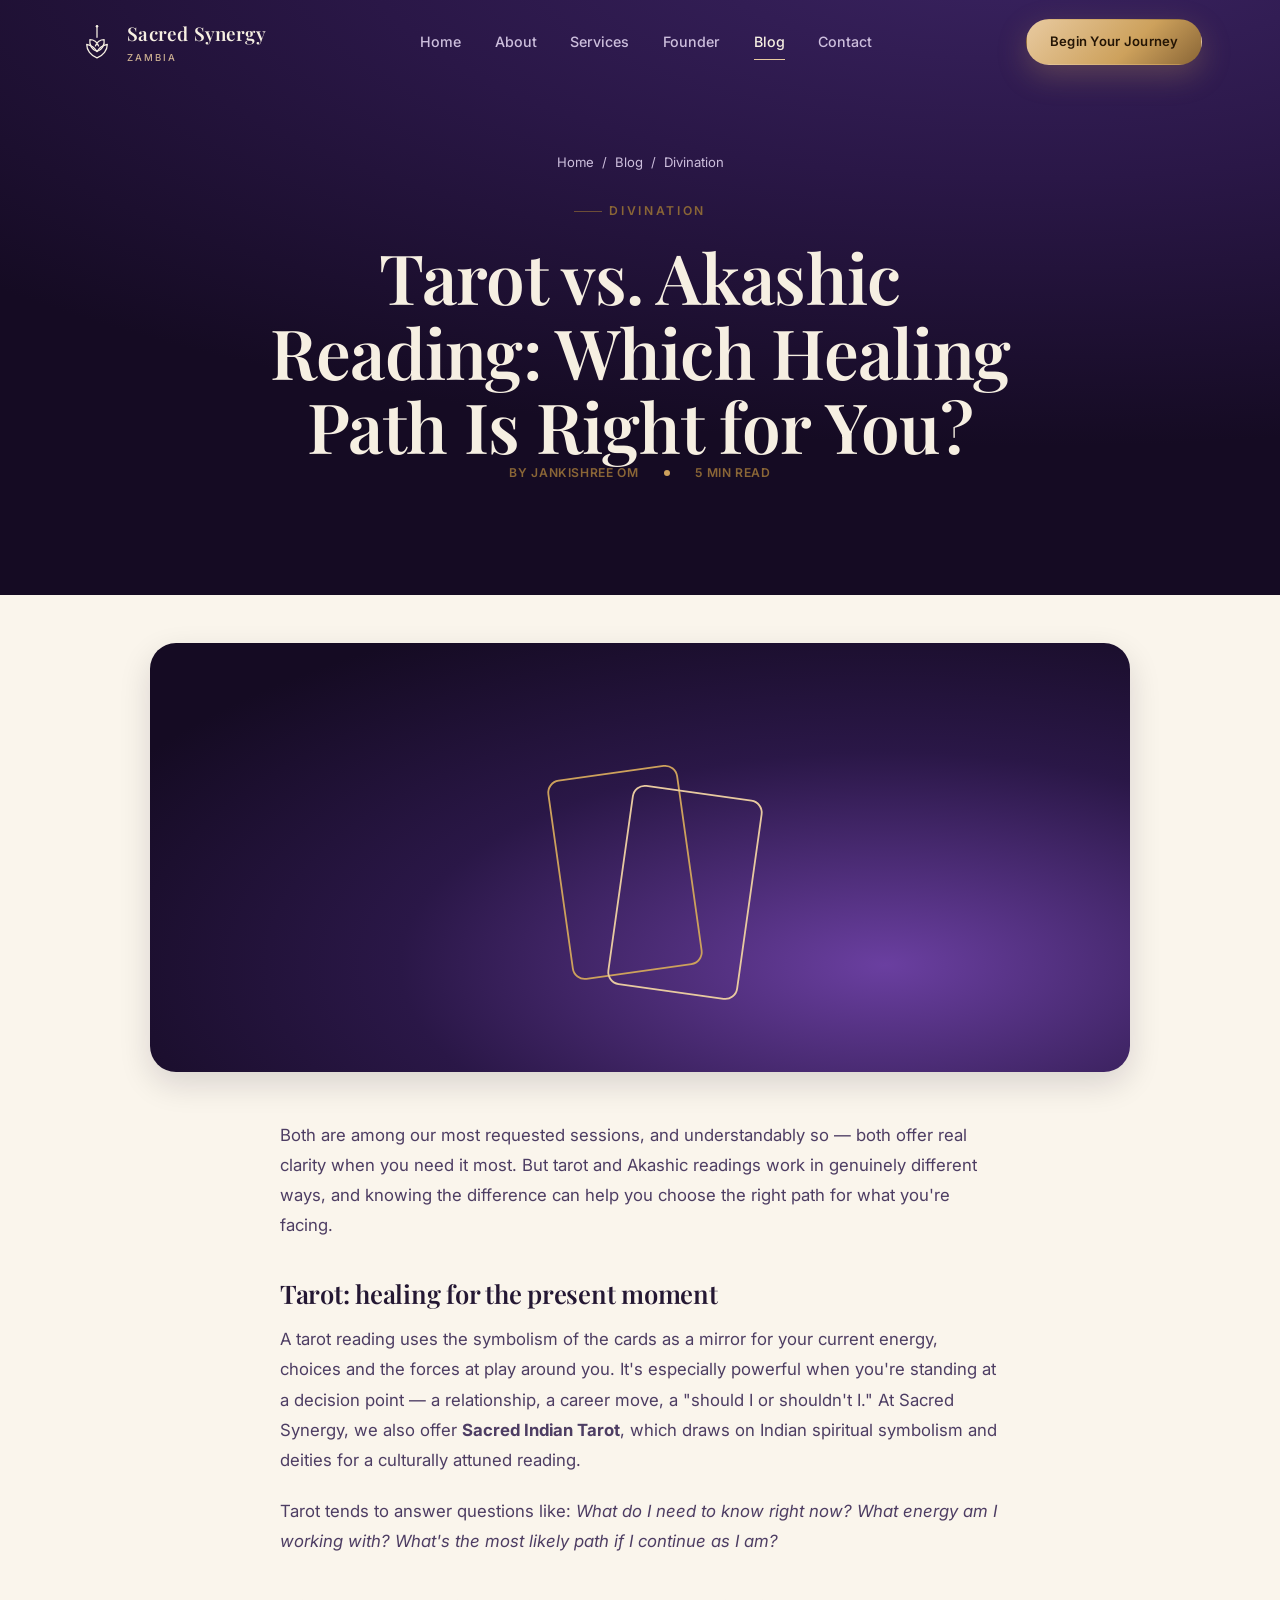
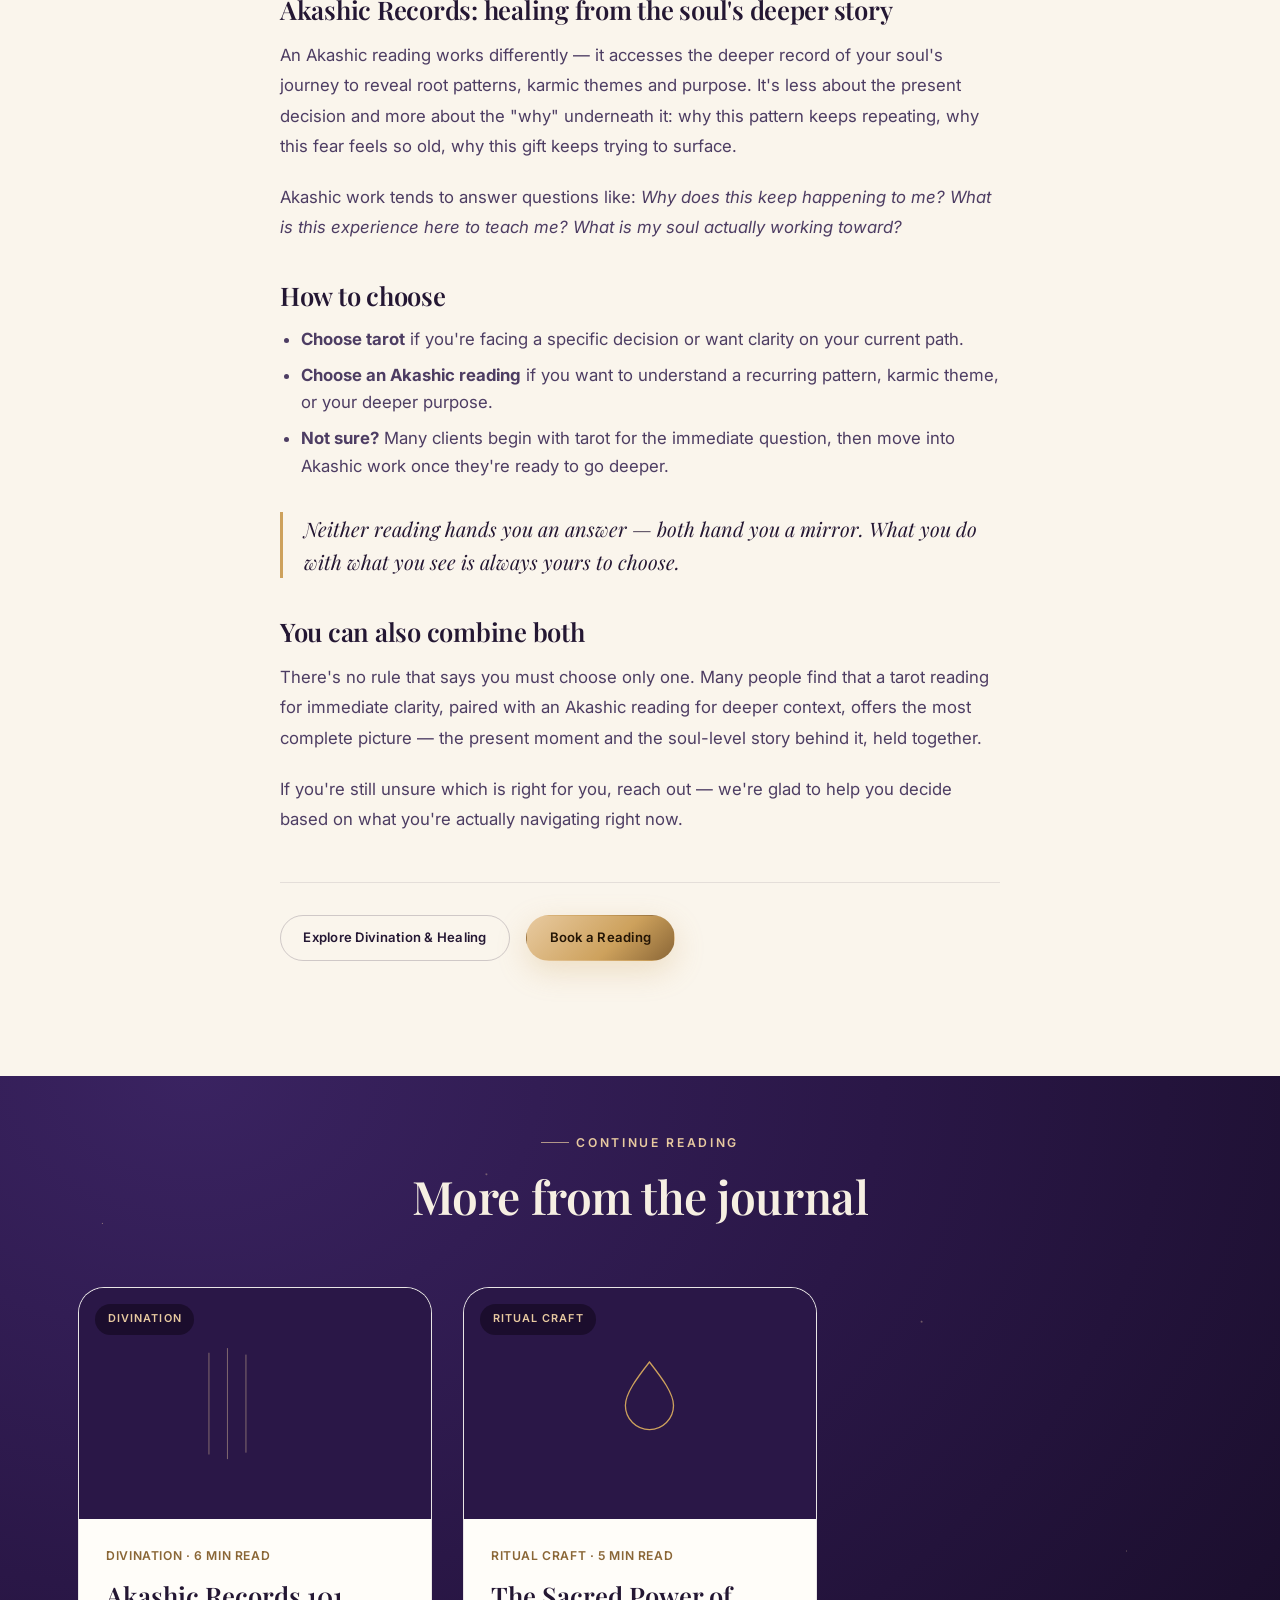
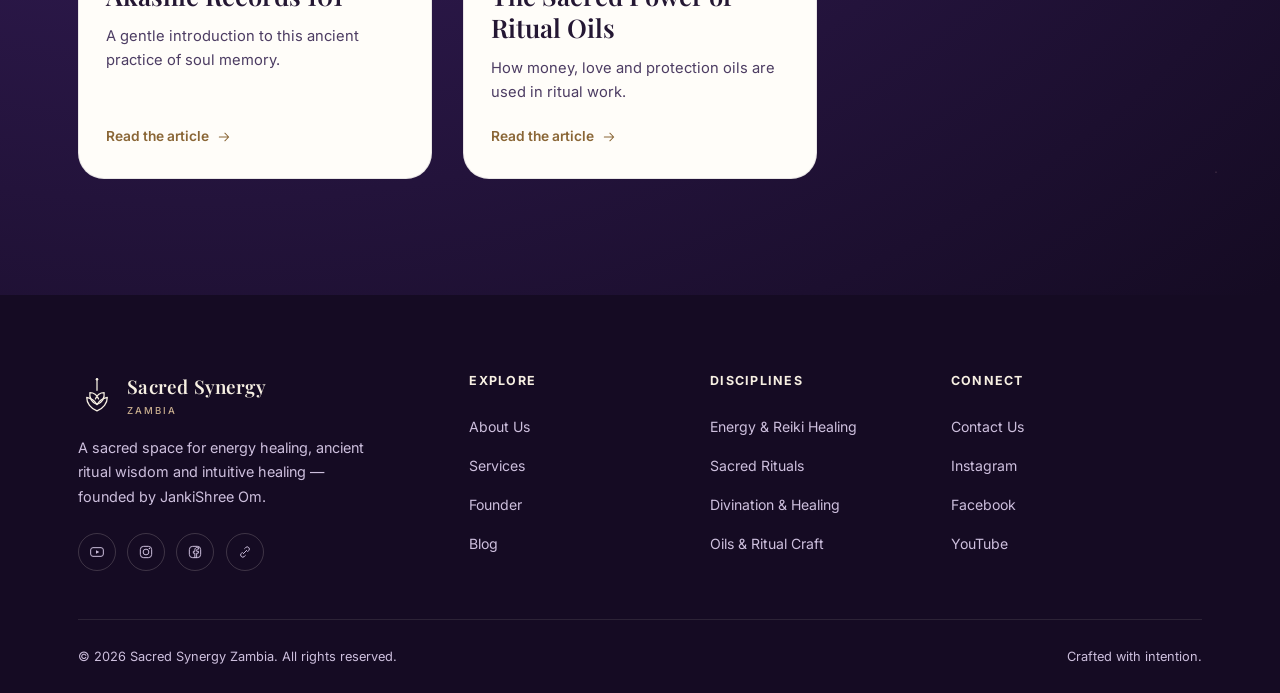
<file: blog/tarot-vs-akashic-reading.html>
<!doctype html>
<html lang="en">
<head>
<meta charset="UTF-8">
<meta name="viewport" content="width=device-width, initial-scale=1">
<title>Tarot vs. Akashic Reading | Sacred Synergy Zambia</title>
<meta name="description" content="Both tarot and Akashic readings offer deep insight, but in different ways. Here's how to choose between the two.">
<link rel="canonical" href="https://sacred-synergy-zambia.netlify.app/blog/tarot-vs-akashic-reading.html">
<meta property="og:type" content="article">
<meta property="og:title" content="Tarot vs. Akashic Reading: Which Healing Path Is Right for You?">
<meta property="og:description" content="Both offer deep insight, but in different ways. Here's how to choose.">
<meta property="og:image" content="../assets/img/founder-candlelight.jpg">
<meta name="twitter:card" content="summary_large_image">
<link rel="icon" href="../favicon.svg" type="image/svg+xml">
<link rel="preconnect" href="https://fonts.googleapis.com">
<link rel="preconnect" href="https://fonts.gstatic.com" crossorigin>
<link href="https://fonts.googleapis.com/css2?family=Playfair+Display:ital,wght@0,500;0,600;0,700;1,500&family=Inter:wght@400;500;600;700&display=swap" rel="stylesheet">
<link rel="stylesheet" href="../css/style.css">
<noscript><style>.reveal{opacity:1!important;transform:none!important;}</style></noscript>
</head>
<body>
<a class="skip-link" href="#main">Skip to content</a>

<header class="site-header" id="site-header">
  <div class="container header-inner">
    <a href="../index.html#top" class="brand">
      <span class="mark"><svg aria-hidden="true"><use href="../assets/icons.svg#i-lotus"></use></svg></span>
      <span>Sacred Synergy<small>Zambia</small></span>
    </a>
    <nav class="main-nav" id="main-nav" aria-label="Primary">
      <a href="../index.html#top">Home</a>
      <a href="../index.html#about">About</a>
      <a href="../services.html">Services</a>
      <a href="../index.html#founder">Founder</a>
      <a href="../blog.html" class="active">Blog</a>
      <a href="../index.html#contact">Contact</a>
    </nav>
    <div class="header-cta">
      <a href="../index.html#contact" class="btn btn-primary btn-sm">Begin Your Journey</a>
      <button class="nav-toggle" id="nav-toggle" aria-label="Toggle menu" aria-expanded="false" aria-controls="main-nav">
        <span></span><span></span><span></span>
      </button>
    </div>
  </div>
</header>
<div class="nav-scrim" id="nav-scrim" aria-hidden="true"></div>

<main id="main">
  <section class="page-hero">
    <div class="container">
      <div class="breadcrumb"><a href="../index.html#top">Home</a><span>/</span><a href="../blog.html">Blog</a><span>/</span><span>Divination</span></div>
      <div class="article-head reveal">
        <p class="eyebrow" style="justify-content:center;">Divination</p>
        <h1>Tarot vs. Akashic Reading: Which Healing Path Is Right for You?</h1>
        <p class="blog-meta">By JankiShree Om <span class="divider-dot"></span> 5 min read</p>
      </div>
    </div>
  </section>

  <section class="section section-cream" style="padding-top:3rem;">
    <div class="container">
      <div class="article-cover reveal">
        <svg viewBox="0 0 980 430" width="100%" height="100%" preserveAspectRatio="xMidYMid slice" role="img" aria-label="Abstract illustration of two overlapping tarot cards">
          <defs><radialGradient id="cov4" cx="75%" cy="75%" r="90%"><stop offset="0%" stop-color="#6a3fa0"/><stop offset="55%" stop-color="#2a1747"/><stop offset="100%" stop-color="#150b23"/></radialGradient></defs>
          <rect width="980" height="430" fill="url(#cov4)"/>
          <rect x="410" y="130" width="130" height="200" rx="12" fill="none" stroke="#cda15c" stroke-width="1.8" transform="rotate(-8 475 230)"/>
          <rect x="470" y="150" width="130" height="200" rx="12" fill="none" stroke="#e8caa0" stroke-width="1.8" transform="rotate(8 535 250)"/>
        </svg>
      </div>

      <article class="article-body reveal reveal-delay-1">
        <p>Both are among our most requested sessions, and understandably so — both offer real clarity when you need it most. But tarot and Akashic readings work in genuinely different ways, and knowing the difference can help you choose the right path for what you're facing.</p>

        <h2>Tarot: healing for the present moment</h2>
        <p>A tarot reading uses the symbolism of the cards as a mirror for your current energy, choices and the forces at play around you. It's especially powerful when you're standing at a decision point — a relationship, a career move, a "should I or shouldn't I." At Sacred Synergy, we also offer <strong>Sacred Indian Tarot</strong>, which draws on Indian spiritual symbolism and deities for a culturally attuned reading.</p>
        <p>Tarot tends to answer questions like: <em>What do I need to know right now? What energy am I working with? What's the most likely path if I continue as I am?</em></p>

        <h2>Akashic Records: healing from the soul's deeper story</h2>
        <p>An Akashic reading works differently — it accesses the deeper record of your soul's journey to reveal root patterns, karmic themes and purpose. It's less about the present decision and more about the "why" underneath it: why this pattern keeps repeating, why this fear feels so old, why this gift keeps trying to surface.</p>
        <p>Akashic work tends to answer questions like: <em>Why does this keep happening to me? What is this experience here to teach me? What is my soul actually working toward?</em></p>

        <h2>How to choose</h2>
        <ul>
          <li><strong>Choose tarot</strong> if you're facing a specific decision or want clarity on your current path.</li>
          <li><strong>Choose an Akashic reading</strong> if you want to understand a recurring pattern, karmic theme, or your deeper purpose.</li>
          <li><strong>Not sure?</strong> Many clients begin with tarot for the immediate question, then move into Akashic work once they're ready to go deeper.</li>
        </ul>

        <blockquote>Neither reading hands you an answer — both hand you a mirror. What you do with what you see is always yours to choose.</blockquote>

        <h2>You can also combine both</h2>
        <p>There's no rule that says you must choose only one. Many people find that a tarot reading for immediate clarity, paired with an Akashic reading for deeper context, offers the most complete picture — the present moment and the soul-level story behind it, held together.</p>

        <p>If you're still unsure which is right for you, reach out — we're glad to help you decide based on what you're actually navigating right now.</p>
      </article>

      <div class="article-share reveal">
        <a href="../services.html#divination" class="btn btn-ghost-dark btn-sm">Explore Divination &amp; Healing</a>
        <a href="../index.html#contact" class="btn btn-primary btn-sm">Book a Reading</a>
      </div>
    </div>
  </section>

  <section class="section section-plum" style="padding-top:3rem;">
    <div class="container">
      <div class="section-head center reveal">
        <p class="eyebrow">Continue Reading</p>
        <h2>More from the journal</h2>
      </div>
      <div class="blog-grid">
        <article class="blog-card reveal">
          <a href="akashic-records-101.html" class="blog-thumb" aria-hidden="true">
            <span class="cat">Divination</span>
            <svg viewBox="0 0 400 250" preserveAspectRatio="xMidYMid slice"><rect width="400" height="250" fill="#2a1747"/><g fill="none" stroke="#e8caa0" stroke-width="1"><path d="M150 70 v110 M170 65 v120 M190 72 v106" opacity=".5"/></g></svg>
          </a>
          <div class="blog-body">
            <span class="blog-meta">Divination · 6 min read</span>
            <h3><a href="akashic-records-101.html">Akashic Records 101</a></h3>
            <p>A gentle introduction to this ancient practice of soul memory.</p>
            <a href="akashic-records-101.html" class="card-link">Read the article <svg aria-hidden="true"><use href="../assets/icons.svg#i-arrow-right"></use></svg></a>
          </div>
        </article>
        <article class="blog-card reveal reveal-delay-1">
          <a href="sacred-ritual-oils.html" class="blog-thumb" aria-hidden="true">
            <span class="cat">Ritual Craft</span>
            <svg viewBox="0 0 400 250" preserveAspectRatio="xMidYMid slice"><rect width="400" height="250" fill="#2a1747"/><path d="M210 80c14 18 26 34 26 47a26 26 0 1 1-52 0c0-13 12-29 26-47Z" fill="none" stroke="#cda15c" stroke-width="1.4"/></svg>
          </a>
          <div class="blog-body">
            <span class="blog-meta">Ritual Craft · 5 min read</span>
            <h3><a href="sacred-ritual-oils.html">The Sacred Power of Ritual Oils</a></h3>
            <p>How money, love and protection oils are used in ritual work.</p>
            <a href="sacred-ritual-oils.html" class="card-link">Read the article <svg aria-hidden="true"><use href="../assets/icons.svg#i-arrow-right"></use></svg></a>
          </div>
        </article>
      </div>
    </div>
  </section>
</main>

<footer class="site-footer">
  <div class="container">
    <div class="footer-grid">
      <div class="footer-brand">
        <a href="../index.html#top" class="brand">
          <span class="mark"><svg aria-hidden="true"><use href="../assets/icons.svg#i-lotus"></use></svg></span>
          <span>Sacred Synergy<small>Zambia</small></span>
        </a>
        <p>A sacred space for energy healing, ancient ritual wisdom and intuitive healing — founded by JankiShree Om.</p>
        <div class="footer-social">
          <a href="https://youtube.com/@janakishreeom?si=fjiYfJjjqQI-4890" target="_blank" rel="noopener noreferrer" aria-label="YouTube"><svg aria-hidden="true"><use href="../assets/icons.svg#i-youtube"></use></svg></a>
          <a href="https://www.instagram.com/sacred_synergy_zm?stkn=MTUybzYxdnB4d3AzaA==" target="_blank" rel="noopener noreferrer" aria-label="Instagram"><svg aria-hidden="true"><use href="../assets/icons.svg#i-instagram"></use></svg></a>
          <a href="https://www.facebook.com/share/19rTtwJU9G/?mibextid=wwXIfr" target="_blank" rel="noopener noreferrer" aria-label="Facebook"><svg aria-hidden="true"><use href="../assets/icons.svg#i-facebook"></use></svg></a>
          <a href="https://linktr.ee/JankiShree" target="_blank" rel="noopener noreferrer" aria-label="Linktree"><svg aria-hidden="true"><use href="../assets/icons.svg#i-link"></use></svg></a>
        </div>
      </div>
      <div class="footer-col">
        <h4>Explore</h4>
        <ul>
          <li><a href="../index.html#about">About Us</a></li>
          <li><a href="../services.html">Services</a></li>
          <li><a href="../index.html#founder">Founder</a></li>
          <li><a href="../blog.html">Blog</a></li>
        </ul>
      </div>
      <div class="footer-col">
        <h4>Disciplines</h4>
        <ul>
          <li><a href="../services.html#energy-healing">Energy &amp; Reiki Healing</a></li>
          <li><a href="../services.html#sacred-rituals">Sacred Rituals</a></li>
          <li><a href="../services.html#divination">Divination &amp; Healing</a></li>
          <li><a href="../services.html#sacred-tools">Oils &amp; Ritual Craft</a></li>
        </ul>
      </div>
      <div class="footer-col">
        <h4>Connect</h4>
        <ul>
          <li><a href="../index.html#contact">Contact Us</a></li>
          <li><a href="https://www.instagram.com/sacred_synergy_zm?stkn=MTUybzYxdnB4d3AzaA==" target="_blank" rel="noopener noreferrer">Instagram</a></li>
          <li><a href="https://www.facebook.com/share/19rTtwJU9G/?mibextid=wwXIfr" target="_blank" rel="noopener noreferrer">Facebook</a></li>
          <li><a href="https://youtube.com/@janakishreeom?si=fjiYfJjjqQI-4890" target="_blank" rel="noopener noreferrer">YouTube</a></li>
        </ul>
      </div>
    </div>
    <div class="footer-bottom">
      <span>&copy; <span id="year">2026</span> Sacred Synergy Zambia. All rights reserved.</span>
      <span>Crafted with intention.</span>
    </div>
  </div>
</footer>

<script src="../js/main.js"></script>
</body>
</html>
</file>
<file: css/style.css>
/* =========================================================
   SACRED SYNERGY ZAMBIA — DESIGN SYSTEM
   ========================================================= */

/* ---------- Design Tokens ---------- */
:root{
  /* Core palette — deep mystic plum + antique gold + warm cream */
  --ink:            #150b23;
  --ink-2:          #1d1130;
  --plum:           #2a1747;
  --plum-2:         #3a2361;
  --plum-glow:      #6a3fa0;
  --gold:           #cda15c;
  --gold-light:     #e8caa0;
  --gold-dim:       #8a6636;
  --rose:           #dba8ad;
  --cream:          #faf5ec;
  --cream-2:        #f3ead9;
  --paper:          #fffdf9;
  --ink-text:       #241733;
  --ink-text-soft:  #4d3d63;
  --light-text:     #f6efe2;
  --light-text-soft:#cdbfdd;
  --hairline:       rgba(205,161,92,0.28);
  --hairline-soft:  rgba(36,23,51,0.10);

  --shadow-sm: 0 2px 10px rgba(21,11,35,0.08);
  --shadow-md: 0 12px 32px rgba(21,11,35,0.14);
  --shadow-lg: 0 24px 60px rgba(21,11,35,0.28);
  --shadow-gold: 0 10px 30px rgba(205,161,92,0.28);

  --radius-sm: 6px;
  --radius-md: 14px;
  --radius-lg: 26px;
  --radius-pill: 999px;

  --font-head: "Playfair Display", "Georgia", serif;
  --font-body: "Inter", -apple-system, BlinkMacSystemFont, "Segoe UI", sans-serif;

  --container: 1220px;
  --gutter: clamp(1.25rem, 4vw, 3rem);

  --ease: cubic-bezier(.22,.85,.32,1);
}

/* ---------- Reset ---------- */
*, *::before, *::after{ box-sizing: border-box; }
html{ scroll-behavior: smooth; }
body{
  margin:0;
  background: var(--cream);
  color: var(--ink-text);
  font-family: var(--font-body);
  font-size: 16px;
  line-height: 1.65;
  -webkit-font-smoothing: antialiased;
  text-rendering: optimizeLegibility;
  overflow-x: hidden;
}
img{ max-width:100%; display:block; }
a{ color: inherit; text-decoration:none; }
ul{ margin:0; padding:0; list-style:none; }
button{ font-family: inherit; cursor:pointer; }
h1,h2,h3,h4,p,figure{ margin:0; }
input, textarea, select{ font-family: inherit; font-size: inherit; }

@media (prefers-reduced-motion: reduce){
  html{ scroll-behavior:auto; }
  *, *::before, *::after{
    animation-duration: 0.001ms !important;
    animation-iteration-count: 1 !important;
    transition-duration: 0.001ms !important;
    scroll-behavior:auto !important;
  }
}

/* ---------- Layout helpers ---------- */
.container{
  width:100%;
  max-width: var(--container);
  margin-inline:auto;
  padding-inline: var(--gutter);
}
.section{ padding: clamp(4rem, 9vw, 7.5rem) 0; position:relative; }
.section-dark{ background: var(--ink); color: var(--light-text); }
.section-plum{
  background:
    radial-gradient(1px 1px at 8% 18%, rgba(232,202,160,.5) 0, transparent 100%),
    radial-gradient(1px 1px at 22% 62%, rgba(232,202,160,.35) 0, transparent 100%),
    radial-gradient(1.5px 1.5px at 38% 12%, rgba(232,202,160,.45) 0, transparent 100%),
    radial-gradient(1px 1px at 55% 70%, rgba(219,168,173,.4) 0, transparent 100%),
    radial-gradient(1.5px 1.5px at 72% 30%, rgba(232,202,160,.45) 0, transparent 100%),
    radial-gradient(1px 1px at 88% 58%, rgba(232,202,160,.4) 0, transparent 100%),
    radial-gradient(1px 1px at 95% 85%, rgba(219,168,173,.35) 0, transparent 100%),
    radial-gradient(120% 140% at 15% 0%, var(--plum-2) 0%, var(--plum) 45%, var(--ink) 100%);
  color: var(--light-text);
}
.section-cream{ background: var(--cream); }
.section-paper{ background: var(--paper); }

.section-head{
  max-width: 640px;
  margin-bottom: clamp(2.5rem, 5vw, 4rem);
}
.section-head.center{ margin-inline:auto; text-align:center; }

.eyebrow{
  display:inline-flex;
  align-items:center;
  gap:.6em;
  font-family: var(--font-body);
  font-weight:600;
  font-size: 0.76rem;
  letter-spacing: 0.22em;
  text-transform: uppercase;
  color: var(--gold-dim);
  margin-bottom: 1.1rem;
}
.section-dark .eyebrow,
.section-plum .eyebrow{ color: var(--gold-light); }
.eyebrow::before{
  content:"";
  width: 28px; height: 1px;
  background: currentColor;
  opacity:.7;
}

h1, .h1{
  font-family: var(--font-head);
  font-weight: 600;
  line-height: 1.08;
  letter-spacing: -0.01em;
  font-size: clamp(2.5rem, 5.4vw, 4.4rem);
}
h2, .h2{
  font-family: var(--font-head);
  font-weight: 600;
  line-height: 1.14;
  letter-spacing: -0.01em;
  font-size: clamp(2rem, 3.6vw, 3rem);
}
h3, .h3{
  font-family: var(--font-head);
  font-weight: 600;
  line-height: 1.25;
  font-size: clamp(1.3rem, 2vw, 1.65rem);
}
.lede{
  font-size: clamp(1.05rem, 1.4vw, 1.2rem);
  color: var(--ink-text-soft);
  line-height:1.75;
}
.section-dark .lede, .section-plum .lede{ color: var(--light-text-soft); }

.italic-accent{
  font-family: var(--font-head);
  font-style: italic;
  font-weight: 500;
}

/* ---------- Buttons ---------- */
.btn{
  display:inline-flex;
  align-items:center;
  justify-content:center;
  gap:.6rem;
  padding: 0.95rem 2rem;
  border-radius: var(--radius-pill);
  font-weight:600;
  font-size: 0.92rem;
  letter-spacing:0.02em;
  border: 1px solid transparent;
  transition: transform .35s var(--ease), box-shadow .35s var(--ease), background .35s var(--ease), color .35s var(--ease), border-color .35s var(--ease);
  white-space: nowrap;
}
.btn svg{ width:1em; height:1em; }
.btn-primary{
  background: linear-gradient(135deg, var(--gold-light), var(--gold) 60%, var(--gold-dim));
  color: #241505;
  box-shadow: var(--shadow-gold);
}
.btn-primary:hover{ transform: translateY(-3px); box-shadow: 0 16px 40px rgba(205,161,92,0.4); }

.btn-outline{
  background: transparent;
  border-color: rgba(246,239,226,0.35);
  color: var(--light-text);
}
.btn-outline:hover{ border-color: var(--gold-light); background: rgba(246,239,226,0.08); transform: translateY(-3px); }

.btn-ghost-dark{
  background: transparent;
  border-color: rgba(36,23,51,0.2);
  color: var(--ink-text);
}
.btn-ghost-dark:hover{ border-color: var(--gold-dim); background: rgba(205,161,92,0.08); transform: translateY(-3px); }

.btn-sm{ padding: .7rem 1.4rem; font-size: .82rem; }

/* ---------- Reveal animation ---------- */
.reveal{
  opacity:0;
  transform: translateY(28px);
  transition: opacity .9s var(--ease), transform .9s var(--ease);
}
.reveal.is-visible{ opacity:1; transform:none; }
.reveal-delay-1{ transition-delay: .1s; }
.reveal-delay-2{ transition-delay: .22s; }
.reveal-delay-3{ transition-delay: .34s; }
.reveal-delay-4{ transition-delay: .46s; }

/* =========================================================
   HEADER / NAV
   ========================================================= */
.site-header{
  position: fixed;
  top:0; left:0; right:0;
  z-index: 500;
  padding: 1.15rem 0;
  transition: background .4s var(--ease), padding .4s var(--ease), box-shadow .4s var(--ease), border-color .4s var(--ease);
  border-bottom: 1px solid transparent;
}
.site-header.is-scrolled{
  background: rgba(21,11,35,0.86);
  backdrop-filter: blur(14px) saturate(140%);
  -webkit-backdrop-filter: blur(14px) saturate(140%);
  padding: .75rem 0;
  border-color: rgba(205,161,92,0.18);
  box-shadow: 0 10px 30px rgba(0,0,0,0.18);
}
.header-inner{
  display:flex;
  align-items:center;
  justify-content:space-between;
  gap: 1.5rem;
}
.brand{
  display:flex;
  align-items:center;
  gap: .7rem;
  font-family: var(--font-head);
  font-weight:600;
  font-size: 1.18rem;
  color: var(--light-text);
  letter-spacing: .01em;
}
.brand .mark{
  width: 38px; height:38px;
  flex-shrink:0;
}
.brand .mark svg{ width:100%; height:100%; }
.brand small{
  display:block;
  font-family: var(--font-body);
  font-weight:500;
  font-size: .6rem;
  letter-spacing: .2em;
  text-transform:uppercase;
  color: var(--gold-light);
  opacity:.85;
}

.main-nav{ display:flex; align-items:center; gap: 2.1rem; }
.main-nav a{
  font-size: .89rem;
  font-weight:500;
  color: var(--light-text-soft);
  position:relative;
  padding: .3rem 0;
  transition: color .3s var(--ease);
}
.main-nav a::after{
  content:"";
  position:absolute; left:0; right:100%; bottom:-2px;
  height:1px; background: var(--gold-light);
  transition: right .35s var(--ease);
}
.main-nav a:hover, .main-nav a.active{ color: var(--light-text); }
.main-nav a:hover::after, .main-nav a.active::after{ right:0; }

.header-cta{ display:flex; align-items:center; gap: 1rem; }
.nav-toggle{
  display:none;
  width: 44px; height:44px;
  border-radius:50%;
  border:1px solid rgba(246,239,226,0.28);
  background: rgba(246,239,226,0.06);
  align-items:center; justify-content:center;
  flex-direction:column; gap:5px;
}
.nav-toggle span{
  width: 18px; height:1.5px; background: var(--light-text);
  transition: transform .3s var(--ease), opacity .3s var(--ease);
}
.nav-toggle.is-open span:nth-child(1){ transform: translateY(6.5px) rotate(45deg); }
.nav-toggle.is-open span:nth-child(2){ opacity:0; }
.nav-toggle.is-open span:nth-child(3){ transform: translateY(-6.5px) rotate(-45deg); }

.nav-scrim{
  position:fixed; inset:0;
  background: rgba(10,5,18,0.55);
  backdrop-filter: blur(2px);
  -webkit-backdrop-filter: blur(2px);
  opacity:0;
  pointer-events:none;
  transition: opacity .4s var(--ease);
  z-index: 480;
}
.nav-scrim.is-open{ opacity:1; pointer-events:auto; }

@media (max-width: 940px){
  .main-nav{
    position:fixed; inset: 0 0 0 auto;
    width: min(84vw, 360px);
    height:100vh;
    background: linear-gradient(180deg, var(--ink-2), var(--ink));
    flex-direction:column;
    align-items:flex-start;
    justify-content:center;
    gap: 1.6rem;
    padding: 2rem clamp(2rem, 8vw, 3rem);
    transform: translateX(100%);
    transition: transform .45s var(--ease);
    box-shadow: -20px 0 60px rgba(0,0,0,0.35);
  }
  .main-nav.is-open{ transform: translateX(0); }
  .main-nav a{ font-size: 1.15rem; }
  .header-cta .btn-primary{ display:none; }
  .nav-toggle{ display:flex; }
}
@media (min-width: 941px){
  .nav-toggle{ display:none; }
}

/* =========================================================
   HERO
   ========================================================= */
.hero{
  position:relative;
  min-height: 100svh;
  display:flex;
  align-items:center;
  background: radial-gradient(130% 100% at 80% -10%, var(--plum-2) 0%, var(--plum) 38%, var(--ink) 78%);
  color: var(--light-text);
  overflow:hidden;
  padding-top: 6rem;
}
.hero::before{
  content:"";
  position:absolute; inset:0;
  background-image:
    radial-gradient(1px 1px at 12% 22%, rgba(232,202,160,.55) 0, transparent 100%),
    radial-gradient(1px 1px at 28% 68%, rgba(232,202,160,.4) 0, transparent 100%),
    radial-gradient(1.5px 1.5px at 46% 15%, rgba(232,202,160,.5) 0, transparent 100%),
    radial-gradient(1px 1px at 62% 78%, rgba(232,202,160,.4) 0, transparent 100%),
    radial-gradient(1.5px 1.5px at 78% 34%, rgba(232,202,160,.5) 0, transparent 100%),
    radial-gradient(1px 1px at 91% 60%, rgba(232,202,160,.45) 0, transparent 100%);
  opacity:.9;
  pointer-events:none;
}
.hero-grid{
  position:relative; z-index:2;
  display:grid;
  grid-template-columns: 1.15fr 0.85fr;
  gap: clamp(2.5rem, 5vw, 4rem);
  align-items:center;
  width:100%;
}
.hero-copy .eyebrow{ color: var(--gold-light); }
.hero-copy h1{ margin-bottom: 1.5rem; }
.hero-copy h1 em{
  font-style: italic;
  font-family: var(--font-head);
  background: linear-gradient(100deg, var(--gold-light), var(--gold) 55%, var(--rose));
  -webkit-background-clip: text;
  background-clip: text;
  color: transparent;
}
.hero-copy .lede{ max-width: 46ch; margin-bottom: 2.4rem; }
.hero-actions{ display:flex; gap: 1rem; flex-wrap:wrap; margin-bottom: 2.8rem; }
.hero-stats{
  display:flex;
  flex-wrap:wrap;
  gap: clamp(1.5rem, 3vw, 2.6rem);
  padding-top: 2rem;
  border-top: 1px solid rgba(246,239,226,0.14);
}
.hero-stats .stat b{
  display:block;
  font-family: var(--font-head);
  font-size: 1.7rem;
  color: var(--gold-light);
}
.hero-stats .stat span{
  font-size: .78rem;
  letter-spacing: .06em;
  text-transform: uppercase;
  color: var(--light-text-soft);
}

.hero-visual{
  position:relative;
  display:flex;
  justify-content:center;
}
.hero-frame{
  position:relative;
  width: min(100%, 400px);
  aspect-ratio: 4 / 5;
  border-radius: var(--radius-lg);
  overflow:hidden;
  box-shadow: var(--shadow-lg);
  isolation:isolate;
}
.hero-frame img{
  width:100%; height:100%; object-fit:cover;
  object-position: center 20%;
}
.hero-frame-ethereal img{
  object-position: center 62%;
}
.hero-frame::after{
  content:"";
  position:absolute; inset:0;
  background: linear-gradient(190deg, rgba(21,11,35,0) 45%, rgba(21,11,35,.75) 100%);
}
.hero-frame-tag{
  position:absolute; z-index:3; left: 1.4rem; bottom: 1.4rem; right:1.4rem;
  color: var(--light-text);
}
.hero-frame-tag strong{ font-family: var(--font-head); font-size: 1.15rem; display:block; }
.hero-frame-tag span{ font-size:.78rem; color: var(--light-text-soft); letter-spacing:.04em; }

.hero-glow-ring{
  position:absolute;
  width: 120%; aspect-ratio:1;
  border-radius:50%;
  border: 1px dashed rgba(232,202,160,0.22);
  top:50%; left:50%;
  transform: translate(-50%,-50%);
  z-index:0;
  animation: spin 60s linear infinite;
}
@keyframes spin{ to{ transform: translate(-50%,-50%) rotate(360deg); } }

.scroll-cue{
  position:absolute; bottom: 2rem; left:50%; transform:translateX(-50%);
  display:flex; flex-direction:column; align-items:center; gap:.5rem;
  color: var(--light-text-soft);
  font-size: .7rem; letter-spacing:.2em; text-transform:uppercase;
  z-index:2;
}
.scroll-cue .line{ width:1px; height:34px; background: linear-gradient(var(--gold-light), transparent); animation: pulseLine 2.2s ease-in-out infinite; }
@keyframes pulseLine{ 0%,100%{ opacity:.3; } 50%{ opacity:1; } }

@media (max-width: 940px){
  .hero-grid{ grid-template-columns: 1fr; text-align:left; }
  .hero-visual{ order:-1; margin-bottom: 1rem; }
  .hero-frame{ width: min(78vw, 320px); margin-inline:auto; }
  .hero-stats{ justify-content:space-between; }
}

/* =========================================================
   ABOUT
   ========================================================= */
.about-grid{
  display:grid;
  grid-template-columns: 0.85fr 1.15fr;
  gap: clamp(2.5rem, 6vw, 5rem);
  align-items:center;
}
.about-visual{ position:relative; }
.about-frame{
  position:relative;
  border-radius: var(--radius-lg);
  overflow:hidden;
  aspect-ratio: 4/5;
  box-shadow: var(--shadow-md);
}
.about-frame img{ width:100%; height:100%; object-fit:cover; }
.about-badge{
  position:absolute;
  bottom:-1.6rem; right:-1.2rem;
  background: var(--paper);
  border-radius: var(--radius-md);
  padding: 1.2rem 1.5rem;
  box-shadow: var(--shadow-md);
  max-width: 210px;
  border: 1px solid var(--hairline-soft);
}
.about-badge .quote-mark{ color: var(--gold); font-family: var(--font-head); font-size:1.8rem; line-height:.5; display:block; margin-bottom:.4rem; }
.about-badge p{ font-family: var(--font-head); font-style:italic; font-size: .95rem; color: var(--ink-text); line-height:1.5; }

.about-copy p + p{ margin-top: 1.2rem; }
.about-list{
  margin-top: 2.2rem;
  display:grid;
  gap: 1.1rem;
}
.about-list li{
  display:flex;
  gap: .9rem;
  align-items:flex-start;
  font-size: .96rem;
  color: var(--ink-text-soft);
}
.about-list .ico{
  flex-shrink:0;
  width: 30px; height:30px;
  border-radius:50%;
  background: rgba(205,161,92,0.14);
  color: var(--gold-dim);
  display:flex; align-items:center; justify-content:center;
}
.about-list .ico svg{ width:16px; height:16px; }

@media (max-width: 900px){
  .about-grid{ grid-template-columns:1fr; }
  .about-frame{ max-width: 380px; margin-inline:auto; }
  .about-badge{ right: 50%; transform: translateX(50%); bottom:-1.4rem; text-align:center; }
}

/* =========================================================
   WHY CHOOSE US
   ========================================================= */
.why-grid{
  display:grid;
  grid-template-columns: repeat(4, 1fr);
  gap: 1.5rem;
}
.why-card{
  background: rgba(246,239,226,0.04);
  border: 1px solid rgba(246,239,226,0.12);
  border-radius: var(--radius-md);
  padding: 2.1rem 1.8rem;
  transition: transform .4s var(--ease), border-color .4s var(--ease), background .4s var(--ease);
}
.why-card:hover{ transform: translateY(-6px); border-color: rgba(205,161,92,0.4); background: rgba(246,239,226,0.07); }
.why-card .ico{
  width:52px; height:52px;
  border-radius:50%;
  background: linear-gradient(135deg, var(--gold-light), var(--gold-dim));
  display:flex; align-items:center; justify-content:center;
  margin-bottom: 1.4rem;
  color: var(--ink);
}
.why-card .ico svg{ width:24px; height:24px; }
.why-card h3{ margin-bottom:.7rem; color: var(--light-text); }
.why-card p{ font-size:.92rem; color: var(--light-text-soft); }

@media (max-width: 980px){ .why-grid{ grid-template-columns: 1fr 1fr; } }
@media (max-width: 600px){ .why-grid{ grid-template-columns: 1fr; } }

/* =========================================================
   SERVICES
   ========================================================= */
#services{ position:relative; overflow:hidden; }
#services::before,
#services::after{
  content:"";
  position:absolute;
  z-index:0;
  border-radius:50%;
  pointer-events:none;
}
#services::before{
  top:-12%; right:-10%;
  width:44%; aspect-ratio:1;
  background: radial-gradient(circle, rgba(106,63,160,0.16), transparent 70%);
}
#services::after{
  bottom:-18%; left:-12%;
  width:42%; aspect-ratio:1;
  background: radial-gradient(circle, rgba(205,161,92,0.14), transparent 70%);
}
#services > .container{ position:relative; z-index:1; }

.services-grid{
  display:grid;
  grid-template-columns: repeat(3, 1fr);
  gap: 1.75rem;
}
.service-card{
  background: var(--paper);
  border: 1px solid var(--hairline-soft);
  border-radius: var(--radius-lg);
  display:flex;
  flex-direction:column;
  transition: transform .45s var(--ease), box-shadow .45s var(--ease), border-color .45s var(--ease);
  position:relative;
  overflow:hidden;
}
.service-card::before{
  content:"";
  position:absolute; top:0; left:0; right:0; height:3px;
  background: linear-gradient(90deg, var(--gold), var(--rose));
  transform: scaleX(0);
  transform-origin:left;
  transition: transform .5s var(--ease);
  z-index:2;
}
.service-card:hover{ transform: translateY(-8px); box-shadow: var(--shadow-md); border-color: rgba(205,161,92,0.35); }
.service-card:hover::before{ transform: scaleX(1); }
.service-card:hover .service-card-thumb svg{ transform: scale(1.05); }

.service-card-thumb{
  aspect-ratio: 16/10;
  position:relative;
  overflow:hidden;
}
.service-card-thumb svg{
  width:100%; height:100%; display:block;
  transition: transform .6s var(--ease);
}
.service-card-thumb .ico-badge{
  position:absolute;
  left:1.6rem; bottom:-22px;
  width:52px; height:52px;
  border-radius:14px;
  background: linear-gradient(160deg, var(--cream-2), var(--cream));
  border: 1px solid var(--hairline);
  display:flex; align-items:center; justify-content:center;
  color: var(--gold-dim);
  box-shadow: var(--shadow-sm);
  z-index:2;
}
.service-card-thumb .ico-badge svg{ width:24px; height:24px; }

.service-card-body{
  padding: 2.6rem 2.1rem 2.1rem;
  display:flex;
  flex-direction:column;
  flex-grow:1;
}
.service-card .ico{
  width:58px; height:58px;
  border-radius: 16px;
  background: linear-gradient(160deg, var(--cream-2), var(--cream));
  border: 1px solid var(--hairline);
  display:flex; align-items:center; justify-content:center;
  color: var(--gold-dim);
  margin-bottom: 1.6rem;
}
.service-card .ico svg{ width:27px; height:27px; }
.service-card h3{ margin-bottom: .8rem; color: var(--ink-text); }
.service-card p{ color: var(--ink-text-soft); font-size: .95rem; flex-grow:1; }
.service-card .tags{
  display:flex; flex-wrap:wrap; gap:.5rem;
  margin: 1.4rem 0 1.6rem;
}
.service-card .tags span{
  font-size: .74rem;
  padding: .35rem .75rem;
  border-radius: var(--radius-pill);
  background: var(--cream-2);
  color: var(--ink-text-soft);
  border: 1px solid var(--hairline-soft);
}
.service-card .card-link{
  display:inline-flex; align-items:center; gap:.5rem;
  font-weight:600; font-size:.88rem; color: var(--gold-dim);
  margin-top:auto;
}
.service-card .card-link svg{ width:15px; height:15px; transition: transform .3s var(--ease); }
.service-card:hover .card-link svg{ transform: translateX(4px); }

@media (max-width: 980px){ .services-grid{ grid-template-columns: 1fr 1fr; } }
@media (max-width: 640px){ .services-grid{ grid-template-columns: 1fr; } }

.services-cta{
  margin-top: 3.2rem;
  text-align:center;
}

.services-catalogue{ position:relative; }
.services-catalogue::before,
.services-catalogue::after{
  content:"";
  position:absolute;
  z-index:0;
  border-radius:50%;
  pointer-events:none;
}
.services-catalogue::before{
  top:40px; right:2%;
  width:360px; height:360px;
  background: radial-gradient(circle, rgba(106,63,160,0.14), transparent 72%);
}
.services-catalogue::after{
  top:820px; left:1%;
  width:380px; height:380px;
  background: radial-gradient(circle, rgba(205,161,92,0.11), transparent 72%);
}
.services-catalogue > .container{ position:relative; z-index:1; }

/* ---- Detailed service page ---- */
.service-detail{
  border-bottom: 1px solid var(--hairline-soft);
  padding: clamp(3rem, 6vw, 4.5rem) 0;
  position:relative;
  background-image: radial-gradient(rgba(205,161,92,0.14) 1px, transparent 1px);
  background-size: 26px 26px;
  background-position: -8px -8px;
}
.service-detail:last-of-type{ border-bottom:none; }
.service-detail-head{
  display:grid;
  grid-template-columns: 72px 1fr;
  gap: 1.6rem;
  align-items:flex-start;
  margin-bottom: 2rem;
  position:relative;
}
.service-detail-head .ico{
  position:relative;
  width:72px; height:72px;
  border-radius: 20px;
  background: linear-gradient(160deg, var(--cream-2), var(--cream));
  border: 1px solid var(--hairline);
  display:flex; align-items:center; justify-content:center;
  color: var(--gold-dim);
  box-shadow: var(--shadow-sm);
}
.service-detail-head .ico::before{
  content:"";
  position:absolute;
  inset:-9px;
  border: 1px dashed rgba(205,161,92,0.4);
  border-radius: 27px;
  pointer-events:none;
}
.service-detail-head .ico svg{ width:34px; height:34px; }
.service-detail-head p{ color: var(--ink-text-soft); margin-top: .6rem; max-width: 70ch; }

.offering-grid{
  display:grid;
  grid-template-columns: repeat(3, 1fr);
  gap: .9rem;
  margin-top: 1.8rem;
}
.offering{
  background: var(--paper);
  border: 1px solid var(--hairline-soft);
  border-radius: var(--radius-md);
  padding: 1.15rem 1.3rem;
  font-size: .9rem;
}
.offering b{
  display:block;
  font-family: var(--font-head);
  font-size: 1.02rem;
  color: var(--ink-text);
  margin-bottom:.3rem;
}
.offering span{ color: var(--ink-text-soft); }
@media (max-width: 900px){ .offering-grid{ grid-template-columns: 1fr 1fr; } }
@media (max-width: 560px){ .offering-grid{ grid-template-columns: 1fr; } }

.service-nav{
  position: sticky;
  top: 6.2rem;
  display:flex;
  flex-wrap:wrap;
  gap: .6rem;
  padding: 1rem 0 2.5rem;
  z-index: 10;
  background: var(--cream);
}
.service-nav a{
  padding: .55rem 1.1rem;
  border-radius: var(--radius-pill);
  border: 1px solid var(--hairline);
  font-size: .82rem;
  font-weight:600;
  color: var(--ink-text-soft);
  transition: all .3s var(--ease);
}
.service-nav a:hover, .service-nav a.active{
  background: var(--ink);
  color: var(--gold-light);
  border-color: var(--ink);
}

/* =========================================================
   FOUNDER
   ========================================================= */
.founder-grid{
  display:grid;
  grid-template-columns: 0.9fr 1.1fr;
  gap: clamp(2.5rem, 6vw, 5rem);
  align-items:center;
}
.founder-visual{ position:relative; }
.founder-photo-frame{
  position:relative;
  max-width: 420px;
  margin-inline:auto;
  isolation:isolate;
}
.founder-mandala{
  position:absolute;
  top:50%; left:50%;
  width:150%; height:150%;
  transform: translate(-50%,-50%);
  z-index:0;
  color: var(--gold-light);
  animation: spin 90s linear infinite;
  pointer-events:none;
}
.founder-photo-frame::before{
  content:"";
  position:absolute;
  inset:-14%;
  z-index:0;
  background: radial-gradient(circle, rgba(205,161,92,0.22), transparent 68%);
  pointer-events:none;
}
.founder-photo-frame img{
  position:relative;
  z-index:1;
  border-radius: var(--radius-lg);
  box-shadow: var(--shadow-lg);
  object-fit:cover;
  width:100%;
  aspect-ratio: 4/5;
}
.founder-photo-frame .frame-ring{
  position:absolute;
  inset:-1.1rem;
  z-index:0;
  border: 1px solid rgba(232,202,160,0.3);
  border-radius: calc(var(--radius-lg) + 1rem);
  pointer-events:none;
}

.founder-copy .signature{
  margin-top: 2.2rem;
  display:flex; align-items:center; gap: 1rem;
}
.founder-copy .signature .name{
  font-family: var(--font-head);
  font-style:italic;
  font-size: 1.4rem;
  color: var(--gold-light);
}
.founder-copy .signature .role{
  font-size: .78rem;
  letter-spacing:.08em;
  text-transform:uppercase;
  color: var(--light-text-soft);
}
.founder-quote{
  margin: 1.8rem 0;
  padding-left: 1.4rem;
  border-left: 2px solid var(--gold);
  font-family: var(--font-head);
  font-style: italic;
  font-size: 1.2rem;
  color: var(--light-text);
  line-height:1.55;
}

@media (max-width: 900px){
  .founder-grid{ grid-template-columns:1fr; }
}

/* =========================================================
   BLOG
   ========================================================= */
.blog-grid{
  display:grid;
  grid-template-columns: repeat(3, 1fr);
  gap: 1.9rem;
}
.blog-card{
  background: var(--paper);
  border-radius: var(--radius-lg);
  overflow:hidden;
  border: 1px solid var(--hairline-soft);
  display:flex; flex-direction:column;
  transition: transform .4s var(--ease), box-shadow .4s var(--ease);
}
.blog-card:hover{ transform: translateY(-6px); box-shadow: var(--shadow-md); }
.blog-thumb{
  aspect-ratio: 16/10.5;
  position:relative;
  overflow:hidden;
  background: linear-gradient(135deg, var(--plum-2), var(--ink));
}
.blog-thumb svg{ position:absolute; inset:0; width:100%; height:100%; }
.blog-thumb .cat{
  position:absolute; top:1rem; left:1rem;
  background: rgba(21,11,35,0.72);
  color: var(--gold-light);
  font-size: .68rem;
  letter-spacing:.1em;
  text-transform:uppercase;
  padding: .4rem .8rem;
  border-radius: var(--radius-pill);
  font-weight:600;
  z-index:2;
}
.blog-body{ padding: 1.7rem 1.7rem 1.9rem; display:flex; flex-direction:column; flex-grow:1; }
.blog-meta{
  font-size: .76rem;
  color: var(--gold-dim);
  letter-spacing:.05em;
  text-transform:uppercase;
  margin-bottom: .8rem;
  font-weight:600;
}
.blog-body h3{ margin-bottom: .8rem; color: var(--ink-text); }
.blog-body p{ color: var(--ink-text-soft); font-size: .92rem; flex-grow:1; }
.blog-body .card-link{
  margin-top: 1.3rem;
  display:inline-flex; align-items:center; gap:.5rem;
  font-weight:600; font-size:.86rem; color: var(--gold-dim);
}
.blog-body .card-link svg{ width:14px; height:14px; transition: transform .3s var(--ease); }
.blog-card:hover .card-link svg{ transform: translateX(4px); }

@media (max-width: 980px){ .blog-grid{ grid-template-columns: 1fr 1fr; } }
@media (max-width: 640px){ .blog-grid{ grid-template-columns: 1fr; } }

/* Article page */
.article-head{ max-width: 780px; margin: 0 auto 2.5rem; text-align:center; }
.article-head .blog-meta{ justify-content:center; display:flex; gap:.6rem; align-items:center; }
.article-cover{
  max-width: 980px;
  margin: 0 auto;
  border-radius: var(--radius-lg);
  overflow:hidden;
  aspect-ratio: 16/7;
  box-shadow: var(--shadow-md);
}
.article-body{
  max-width: 720px;
  margin: 3rem auto 0;
  font-size: 1.05rem;
  color: var(--ink-text-soft);
}
.article-body h2{ font-size: 1.6rem; margin: 2.4rem 0 1rem; color: var(--ink-text); }
.article-body p{ margin-bottom: 1.3rem; line-height:1.8; }
.article-body ul{ margin: 0 0 1.3rem; padding-left: 1.3rem; list-style: disc; }
.article-body li{ margin-bottom:.5rem; }
.article-body blockquote{
  font-family: var(--font-head);
  font-style:italic;
  font-size: 1.25rem;
  color: var(--ink-text);
  border-left: 3px solid var(--gold);
  padding-left: 1.3rem;
  margin: 2rem 0;
}
.article-share{
  max-width:720px; margin: 3rem auto 0;
  display:flex; align-items:center; gap:1rem;
  padding-top: 2rem;
  border-top: 1px solid var(--hairline-soft);
}

/* =========================================================
   SOCIAL
   ========================================================= */
.social-grid{
  display:grid;
  grid-template-columns: repeat(4, 1fr);
  gap: 1.4rem;
}
.social-card{
  display:flex; flex-direction:column; align-items:flex-start; gap: 1.1rem;
  padding: 2rem 1.7rem;
  border-radius: var(--radius-md);
  border: 1px solid var(--hairline);
  background: var(--paper);
  transition: transform .4s var(--ease), box-shadow .4s var(--ease), border-color .4s var(--ease);
}
.social-card:hover{ transform: translateY(-6px); box-shadow: var(--shadow-md); border-color: var(--gold); }
.social-card .ico{
  width: 46px; height:46px;
  border-radius:50%;
  display:flex; align-items:center; justify-content:center;
  background: var(--ink);
  color: var(--gold-light);
}
.social-card .ico svg{ width:21px; height:21px; }
.social-card b{ font-family: var(--font-head); font-size: 1.05rem; }
.social-card span{ font-size:.85rem; color: var(--ink-text-soft); }

@media (max-width: 980px){ .social-grid{ grid-template-columns: 1fr 1fr; } }
@media (max-width: 520px){ .social-grid{ grid-template-columns: 1fr; } }

/* =========================================================
   CONTACT / CTA
   ========================================================= */
.contact-grid{
  display:grid;
  grid-template-columns: 1fr 1fr;
  gap: clamp(2.5rem, 6vw, 5rem);
  align-items:flex-start;
}
.contact-info-list{ margin-top: 2rem; display:grid; gap: 1.4rem; }
.contact-info-list li{ display:flex; gap:1rem; align-items:flex-start; }
.contact-info-list .ico{
  width:44px; height:44px; flex-shrink:0;
  border-radius:50%;
  background: rgba(246,239,226,0.08);
  border: 1px solid rgba(246,239,226,0.18);
  display:flex; align-items:center; justify-content:center;
  color: var(--gold-light);
}
.contact-info-list .ico svg{ width:19px; height:19px; }
.contact-info-list b{ display:block; font-family: var(--font-head); font-size: 1.05rem; margin-bottom:.2rem; }
.contact-info-list span, .contact-info-list a{ font-size:.92rem; color: var(--light-text-soft); }
.contact-info-list a:hover{ color: var(--gold-light); }

.contact-form{
  background: var(--paper);
  border-radius: var(--radius-lg);
  padding: clamp(1.8rem, 3vw, 2.6rem);
  box-shadow: var(--shadow-lg);
  color: var(--ink-text);
}
.form-row{ display:grid; grid-template-columns: 1fr 1fr; gap: 1.1rem; }
.field{ margin-bottom: 1.1rem; }
.field label{
  display:block; font-size:.78rem; font-weight:600; letter-spacing:.04em;
  text-transform:uppercase; color: var(--ink-text-soft); margin-bottom:.5rem;
}
.field input, .field select, .field textarea{
  width:100%;
  padding: .85rem 1rem;
  border-radius: var(--radius-sm);
  border: 1px solid var(--hairline);
  background: var(--cream);
  color: var(--ink-text);
  transition: border-color .3s var(--ease), box-shadow .3s var(--ease);
}
.field input:focus, .field select:focus, .field textarea:focus{
  outline:none;
  border-color: var(--gold);
  box-shadow: 0 0 0 3px rgba(205,161,92,0.18);
}
.field textarea{ resize: vertical; min-height: 120px; }
.form-note{ font-size: .78rem; color: var(--ink-text-soft); margin-top: .9rem; }
.form-success{
  display:none;
  text-align:center;
  padding: 2.5rem 1rem;
}
.form-success.is-visible{ display:block; }
.form-success svg{ width:48px; height:48px; color: var(--gold-dim); margin-bottom:1rem; }

@media (max-width: 900px){
  .contact-grid{ grid-template-columns:1fr; }
  .form-row{ grid-template-columns:1fr; }
}

/* =========================================================
   BAND / CTA STRIP
   ========================================================= */
.cta-band{
  border-radius: var(--radius-lg);
  background: radial-gradient(120% 160% at 20% 0%, var(--plum-2), var(--plum) 60%, var(--ink));
  color: var(--light-text);
  padding: clamp(2.6rem, 6vw, 4rem);
  display:flex;
  align-items:center;
  justify-content:space-between;
  gap: 2rem;
  flex-wrap:wrap;
  position:relative;
  overflow:hidden;
}
.cta-band::after{
  content:"";
  position:absolute; right:-10%; top:-40%;
  width:60%; aspect-ratio:1;
  background: radial-gradient(circle, rgba(232,202,160,0.18), transparent 70%);
}
.cta-band h2{ max-width: 30ch; position:relative; z-index:1; }
.cta-band .btn{ position:relative; z-index:1; }

/* =========================================================
   FOOTER
   ========================================================= */
.site-footer{
  background: var(--ink);
  color: var(--light-text-soft);
  padding: clamp(3.5rem, 6vw, 5rem) 0 0;
}
.footer-grid{
  display:grid;
  grid-template-columns: 1.4fr 0.8fr 0.8fr 1fr;
  gap: 2.5rem;
  padding-bottom: 3rem;
  border-bottom: 1px solid rgba(246,239,226,0.1);
}
.footer-brand .brand{ margin-bottom: 1.1rem; }
.footer-brand p{ font-size: .9rem; max-width: 34ch; line-height:1.7; }
.footer-social{ display:flex; gap:.7rem; margin-top: 1.5rem; }
.footer-social a{
  width:38px; height:38px; border-radius:50%;
  border: 1px solid rgba(246,239,226,0.18);
  display:flex; align-items:center; justify-content:center;
  transition: border-color .3s var(--ease), background .3s var(--ease), transform .3s var(--ease);
}
.footer-social a svg{ width:16px; height:16px; }
.footer-social a:hover{ border-color: var(--gold); background: rgba(205,161,92,0.12); transform: translateY(-3px); }

.footer-col h4{
  font-family: var(--font-body);
  font-size: .78rem;
  font-weight:700;
  letter-spacing:.1em;
  text-transform:uppercase;
  color: var(--light-text);
  margin-bottom: 1.3rem;
}
.footer-col ul{ display:grid; gap: .8rem; }
.footer-col a{ font-size: .88rem; transition: color .3s var(--ease); }
.footer-col a:hover{ color: var(--gold-light); }

.footer-bottom{
  display:flex; align-items:center; justify-content:space-between;
  gap: 1rem; flex-wrap:wrap;
  padding: 1.6rem 0;
  font-size: .8rem;
}
.footer-bottom a:hover{ color: var(--gold-light); }

@media (max-width: 900px){
  .footer-grid{ grid-template-columns: 1fr 1fr; }
}
@media (max-width: 560px){
  .footer-grid{ grid-template-columns: 1fr; }
}

/* =========================================================
   PAGE HERO (inner pages)
   ========================================================= */
.page-hero{
  padding: 9.5rem 0 4.5rem;
  background: radial-gradient(130% 100% at 80% -10%, var(--plum-2) 0%, var(--plum) 40%, var(--ink) 85%);
  color: var(--light-text);
  text-align:center;
}
.page-hero .eyebrow{ justify-content:center; }
.page-hero .section-head{ margin-inline:auto; }
.breadcrumb{
  display:flex; gap:.5rem; align-items:center; justify-content:center;
  font-size:.82rem; color: var(--light-text-soft); margin-bottom: 1.2rem;
}
.breadcrumb a:hover{ color: var(--gold-light); }

/* ---------- misc utility ---------- */
.text-center{ text-align:center; }
.mt-lg{ margin-top: 3rem; }
.divider-dot{
  width:6px; height:6px; border-radius:50%; background: var(--gold);
  display:inline-block; margin: 0 1rem; vertical-align:middle;
}
.skip-link{
  position:absolute; left:-999px; top:auto;
  background: var(--gold); color:#241505; padding: .8rem 1.4rem; border-radius: 8px; z-index:1000;
}
.skip-link:focus{ left: 1rem; top: 1rem; }
</file>
